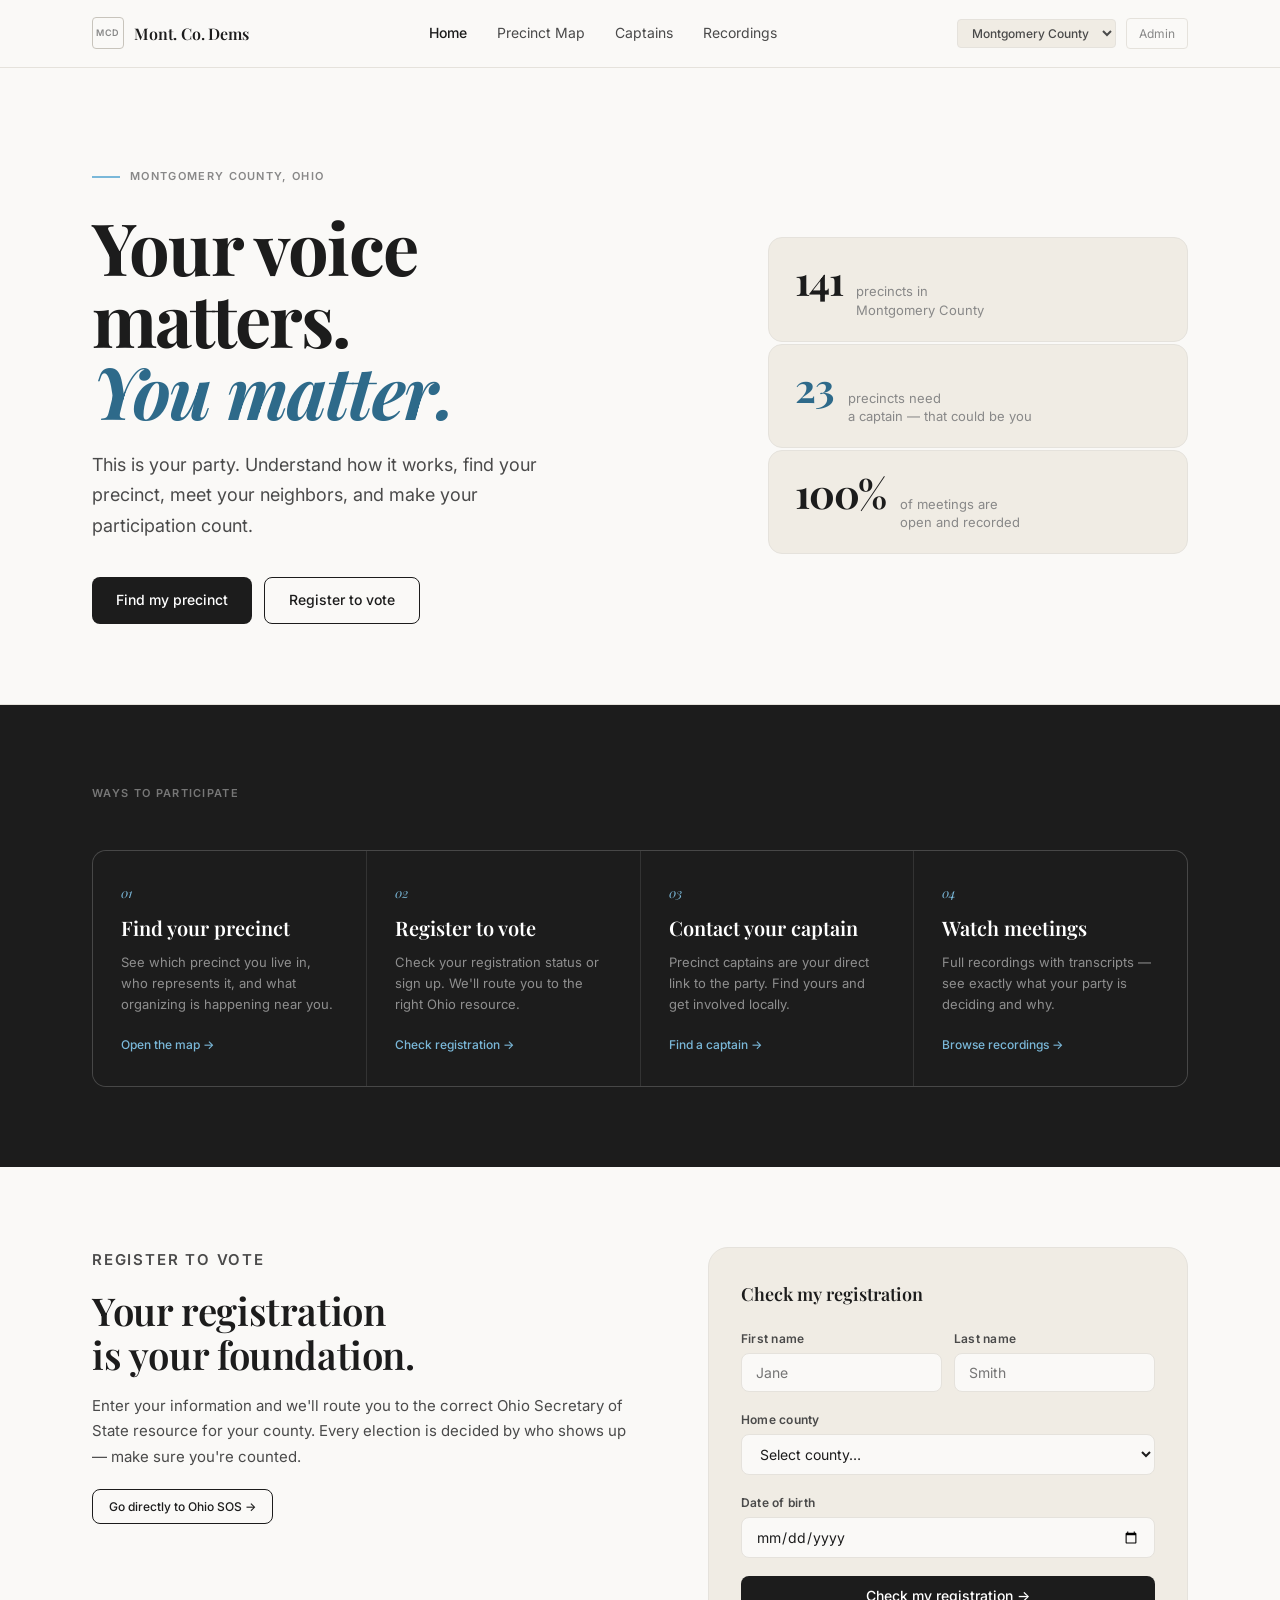
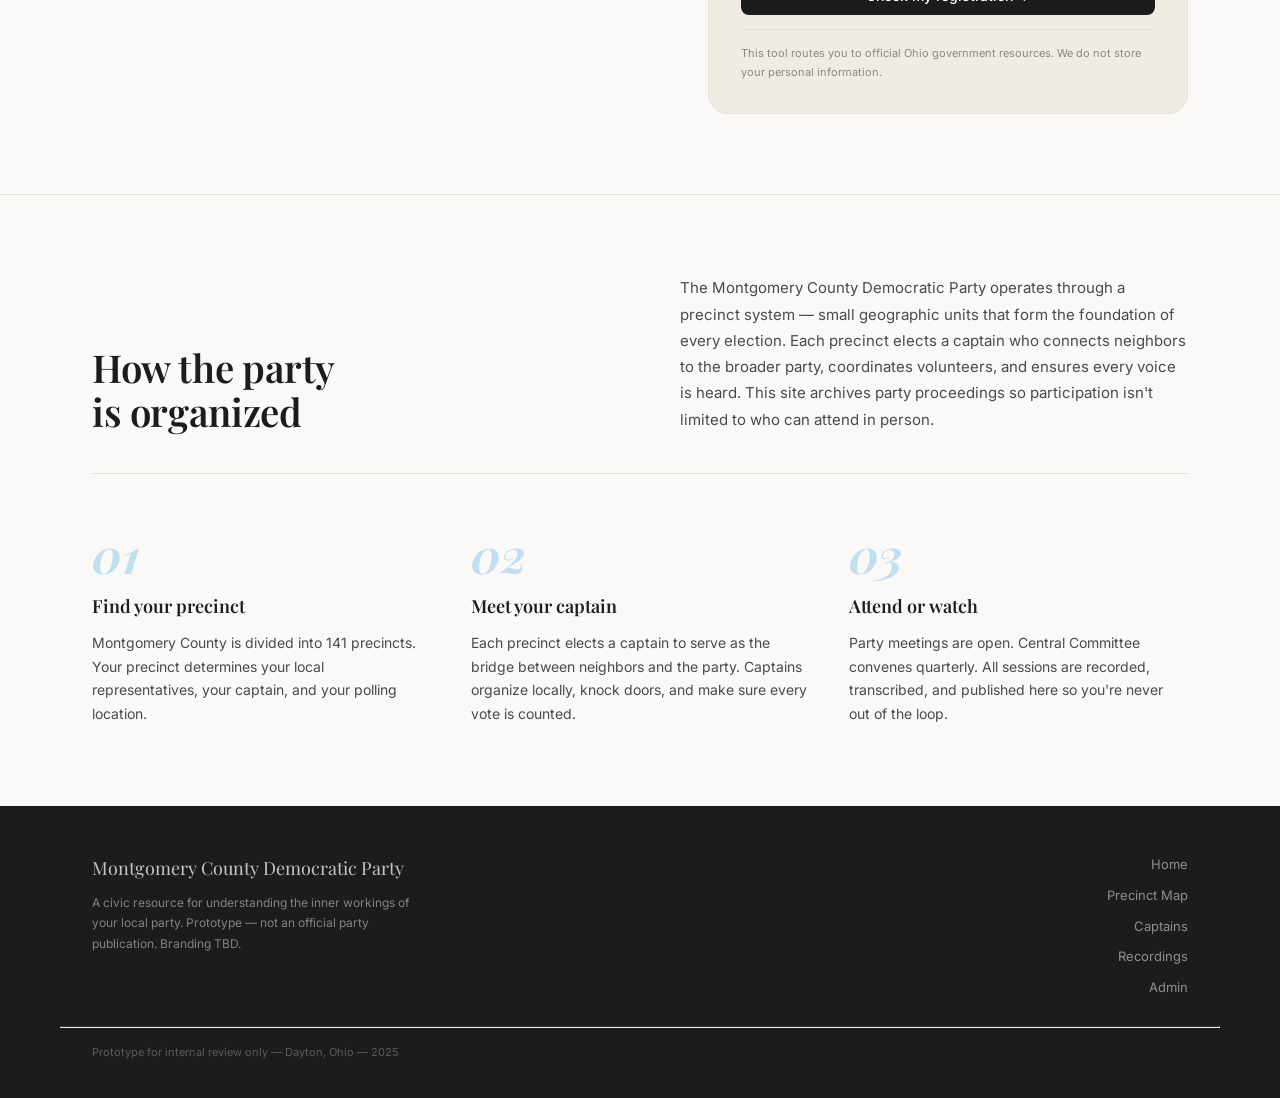
<file: index.html>
<!DOCTYPE html>
<html lang="en">
<head>
  <meta charset="UTF-8">
  <meta name="viewport" content="width=device-width, initial-scale=1.0">
  <title>Montgomery County Democratic Party</title>
  <link rel="stylesheet" href="style.css">
  <style>
    /* ── HOME ────────────────────────────────────────────── */

    /* Hero */
    .hero {
      padding: 100px 0 80px;
      border-bottom: 1px solid var(--border);
    }
    .hero-inner {
      max-width: var(--max-w);
      margin: 0 auto;
      padding: 0 32px;
      display: grid;
      grid-template-columns: 1fr 420px;
      gap: 80px;
      align-items: center;
    }
    .hero-eyebrow {
      display: flex;
      align-items: center;
      gap: 10px;
      margin-bottom: 24px;
    }
    .hero-eyebrow-line {
      width: 28px;
      height: 1.5px;
      background: var(--sky-mid);
    }
    .hero h1 {
      font-family: var(--font-display);
      font-size: clamp(44px, 6vw, 72px);
      font-weight: 700;
      line-height: 1.0;
      letter-spacing: -0.025em;
      color: var(--charcoal);
      margin-bottom: 24px;
    }
    .hero h1 em {
      font-style: italic;
      color: var(--sky-deep);
    }
    .hero-sub {
      font-size: 18px;
      line-height: 1.7;
      color: var(--slate);
      max-width: 480px;
      margin-bottom: 36px;
    }
    .hero-actions { display: flex; gap: 12px; flex-wrap: wrap; }

    /* Hero right: stat card stack */
    .hero-stats {
      display: flex;
      flex-direction: column;
      gap: 2px;
    }
    .hero-stat {
      background: var(--cream);
      border: 1px solid var(--border);
      border-radius: var(--radius-lg);
      padding: 22px 26px;
      display: flex;
      align-items: baseline;
      gap: 14px;
    }
    .hero-stat-num {
      font-family: var(--font-display);
      font-size: 40px;
      font-weight: 700;
      color: var(--charcoal);
      letter-spacing: -0.03em;
      line-height: 1;
    }
    .hero-stat-num.accent { color: var(--sky-deep); }
    .hero-stat-label { font-size: 13px; color: var(--slate-mid); line-height: 1.4; }

    /* Participation strip */
    .participate {
      background: var(--charcoal);
      padding: 80px 0;
    }
    .participate-eyebrow { color: rgba(255,255,255,0.4); margin-bottom: 48px; }
    .participate-grid {
      display: grid;
      grid-template-columns: repeat(4, 1fr);
      gap: 1px;
      background: rgba(255,255,255,0.1);
      border: 1px solid rgba(255,255,255,0.1);
      border-radius: var(--radius-lg);
      overflow: hidden;
    }
    .part-card {
      background: var(--charcoal);
      padding: 32px 28px;
      display: flex;
      flex-direction: column;
      gap: 12px;
      text-decoration: none;
      transition: background .15s;
      border: none;
      cursor: pointer;
      text-align: left;
      font-family: inherit;
    }
    .part-card:hover { background: #282828; }
    .part-num {
      font-family: var(--font-display);
      font-size: 13px;
      font-weight: 400;
      font-style: italic;
      color: var(--sky-mid);
    }
    .part-title {
      font-family: var(--font-display);
      font-size: 20px;
      font-weight: 600;
      color: #fff;
      line-height: 1.2;
    }
    .part-desc {
      font-size: 13px;
      color: rgba(255,255,255,0.5);
      line-height: 1.6;
      flex: 1;
    }
    .part-link {
      font-size: 12px;
      font-weight: 500;
      color: var(--sky-mid);
      margin-top: 8px;
      display: flex;
      align-items: center;
      gap: 6px;
    }

    /* Register section */
    .register-section {
      padding: 80px 0;
      border-bottom: 1px solid var(--border);
    }
    .register-inner {
      max-width: var(--max-w);
      margin: 0 auto;
      padding: 0 32px;
      display: grid;
      grid-template-columns: 1fr 480px;
      gap: 80px;
      align-items: start;
    }
    .register-left h2 {
      font-family: var(--font-display);
      font-size: clamp(28px, 3vw, 40px);
      font-weight: 600;
      line-height: 1.15;
      color: var(--charcoal);
      margin-bottom: 16px;
      letter-spacing: -0.01em;
    }
    .register-left p {
      font-size: 15px;
      color: var(--slate);
      line-height: 1.7;
      margin-bottom: 20px;
    }
    .register-card {
      background: var(--cream);
      border: 1px solid var(--border);
      border-radius: var(--radius-xl);
      padding: 32px;
    }
    .register-card-title {
      font-family: var(--font-display);
      font-size: 18px;
      font-weight: 600;
      color: var(--charcoal);
      margin-bottom: 20px;
    }
    .reg-row { display: grid; grid-template-columns: 1fr 1fr; gap: 12px; }
    .register-note {
      font-size: 11px;
      color: var(--slate-mid);
      line-height: 1.7;
      margin-top: 14px;
      padding-top: 14px;
      border-top: 1px solid var(--border);
    }

    /* About / how it works */
    .about-section { padding: 80px 0; }
    .about-inner {
      max-width: var(--max-w);
      margin: 0 auto;
      padding: 0 32px;
    }
    .about-header {
      display: grid;
      grid-template-columns: 1fr 1fr;
      gap: 80px;
      align-items: end;
      margin-bottom: 56px;
      padding-bottom: 40px;
      border-bottom: 1px solid var(--border);
    }
    .about-header h2 {
      font-family: var(--font-display);
      font-size: clamp(28px, 3vw, 40px);
      font-weight: 600;
      line-height: 1.15;
      letter-spacing: -0.01em;
    }
    .about-header p { font-size: 15px; color: var(--slate); line-height: 1.75; }
    .how-grid {
      display: grid;
      grid-template-columns: repeat(3, 1fr);
      gap: 40px;
    }
    .how-item {}
    .how-step {
      font-family: var(--font-display);
      font-size: 48px;
      font-weight: 700;
      font-style: italic;
      color: var(--sky);
      line-height: 1;
      margin-bottom: 14px;
    }
    .how-title {
      font-family: var(--font-display);
      font-size: 18px;
      font-weight: 600;
      color: var(--charcoal);
      margin-bottom: 10px;
    }
    .how-desc { font-size: 14px; color: var(--slate); line-height: 1.7; }

    /* Responsive */
    @media (max-width: 960px) {
      .hero-inner { grid-template-columns: 1fr; gap: 40px; }
      .hero-stats { flex-direction: row; }
      .participate-grid { grid-template-columns: 1fr 1fr; }
      .register-inner { grid-template-columns: 1fr; gap: 40px; }
      .about-header { grid-template-columns: 1fr; gap: 20px; }
      .how-grid { grid-template-columns: 1fr 1fr; }
      .reg-row { grid-template-columns: 1fr; }
    }
    @media (max-width: 600px) {
      .participate-grid { grid-template-columns: 1fr; }
      .how-grid { grid-template-columns: 1fr; }
      .hero-stats { flex-direction: column; }
    }
  </style>
</head>
<body>

<nav class="site-nav" id="site-nav"></nav>
<div class="nav-spacer"></div>

<!-- ── HERO ──────────────────────────────────────────── -->
<section class="hero">
  <div class="hero-inner">
    <div>
      <div class="hero-eyebrow">
        <div class="hero-eyebrow-line"></div>
        <span class="eyebrow">Montgomery County, Ohio</span>
      </div>
      <h1>Your voice<br>matters.<br><em>You matter.</em></h1>
      <p class="hero-sub">
        This is your party. Understand how it works, find your precinct,
        meet your neighbors, and make your participation count.
      </p>
      <div class="hero-actions">
        <a href="map.html" class="btn btn-dark">Find my precinct</a>
        <a href="#register" class="btn btn-outline">Register to vote</a>
      </div>
    </div>

    <div class="hero-stats">
      <div class="hero-stat">
        <div class="hero-stat-num">141</div>
        <div class="hero-stat-label">precincts in<br>Montgomery County</div>
      </div>
      <div class="hero-stat">
        <div class="hero-stat-num accent">23</div>
        <div class="hero-stat-label">precincts need<br>a captain — that could be you</div>
      </div>
      <div class="hero-stat">
        <div class="hero-stat-num">100%</div>
        <div class="hero-stat-label">of meetings are<br>open and recorded</div>
      </div>
    </div>
  </div>
</section>

<!-- ── PARTICIPATION ──────────────────────────────────── -->
<section class="participate">
  <div class="container">
    <p class="eyebrow participate-eyebrow">Ways to participate</p>
    <div class="participate-grid">
      <a class="part-card" href="map.html">
        <span class="part-num">01</span>
        <div class="part-title">Find your precinct</div>
        <p class="part-desc">See which precinct you live in, who represents it, and what organizing is happening near you.</p>
        <span class="part-link">Open the map &rarr;</span>
      </a>
      <a class="part-card" href="#register">
        <span class="part-num">02</span>
        <div class="part-title">Register to vote</div>
        <p class="part-desc">Check your registration status or sign up. We'll route you to the right Ohio resource.</p>
        <span class="part-link">Check registration &rarr;</span>
      </a>
      <a class="part-card" href="captains.html">
        <span class="part-num">03</span>
        <div class="part-title">Contact your captain</div>
        <p class="part-desc">Precinct captains are your direct link to the party. Find yours and get involved locally.</p>
        <span class="part-link">Find a captain &rarr;</span>
      </a>
      <a class="part-card" href="recordings.html">
        <span class="part-num">04</span>
        <div class="part-title">Watch meetings</div>
        <p class="part-desc">Full recordings with transcripts — see exactly what your party is deciding and why.</p>
        <span class="part-link">Browse recordings &rarr;</span>
      </a>
    </div>
  </div>
</section>

<!-- ── REGISTER ───────────────────────────────────────── -->
<section class="register-section" id="register">
  <div class="register-inner">
    <div class="register-left">
      <p class="eyebrow" style="margin-bottom:16px">Register to vote</p>
      <h2>Your registration<br>is your foundation.</h2>
      <p>
        Enter your information and we'll route you to the correct Ohio
        Secretary of State resource for your county. Every election
        is decided by who shows up — make sure you're counted.
      </p>
      <a href="https://myvoter.ohiosos.gov/lookup/voter/" target="_blank" class="btn btn-outline btn-sm">
        Go directly to Ohio SOS &rarr;
      </a>
    </div>
    <div class="register-card">
      <div class="register-card-title">Check my registration</div>
      <div class="reg-row">
        <div class="field">
          <label>First name</label>
          <input type="text" placeholder="Jane">
        </div>
        <div class="field">
          <label>Last name</label>
          <input type="text" placeholder="Smith">
        </div>
      </div>
      <div class="field">
        <label>Home county</label>
        <select id="reg-county" onchange="routeReg(this)">
          <option value="">Select county&hellip;</option>
          <option value="montgomery">Montgomery</option>
          <option value="franklin">Franklin</option>
          <option value="hamilton">Hamilton</option>
          <option value="summit">Summit</option>
          <option value="lucas">Lucas</option>
          <option value="cuyahoga">Cuyahoga</option>
        </select>
      </div>
      <div class="field">
        <label>Date of birth</label>
        <input type="date">
      </div>
      <button class="btn btn-dark" style="width:100%;justify-content:center" onclick="routeReg(document.getElementById('reg-county'))">
        Check my registration &rarr;
      </button>
      <p class="register-note">
        This tool routes you to official Ohio government resources. We do not store your personal information.
        <!-- TODO: Implement county-specific MyVote.Ohio.gov deep links -->
      </p>
    </div>
  </div>
</section>

<!-- ── HOW IT WORKS ───────────────────────────────────── -->
<section class="about-section">
  <div class="about-inner">
    <div class="about-header">
      <h2>How the party<br>is organized</h2>
      <p>
        The Montgomery County Democratic Party operates through a precinct system —
        small geographic units that form the foundation of every election. Each precinct
        elects a captain who connects neighbors to the broader party, coordinates
        volunteers, and ensures every voice is heard. This site archives party
        proceedings so participation isn't limited to who can attend in person.
      </p>
    </div>
    <div class="how-grid">
      <div class="how-item">
        <div class="how-step">01</div>
        <div class="how-title">Find your precinct</div>
        <p class="how-desc">Montgomery County is divided into 141 precincts. Your precinct determines your local representatives, your captain, and your polling location.</p>
      </div>
      <div class="how-item">
        <div class="how-step">02</div>
        <div class="how-title">Meet your captain</div>
        <p class="how-desc">Each precinct elects a captain to serve as the bridge between neighbors and the party. Captains organize locally, knock doors, and make sure every vote is counted.</p>
      </div>
      <div class="how-item">
        <div class="how-step">03</div>
        <div class="how-title">Attend or watch</div>
        <p class="how-desc">Party meetings are open. Central Committee convenes quarterly. All sessions are recorded, transcribed, and published here so you're never out of the loop.</p>
      </div>
    </div>
  </div>
</section>

<footer class="site-footer" id="site-footer"></footer>

<script src="shared.js"></script>
<script>
  renderNav('home');
  renderFooter();
  injectCountyModal();

  function routeReg(sel) {
    if (!sel.value) return;
    window.open('https://myvoter.ohiosos.gov/lookup/voter/', '_blank');
    /* TODO: county-specific deep links via Ohio SOS API */
  }
</script>
</body>
</html>
</file>
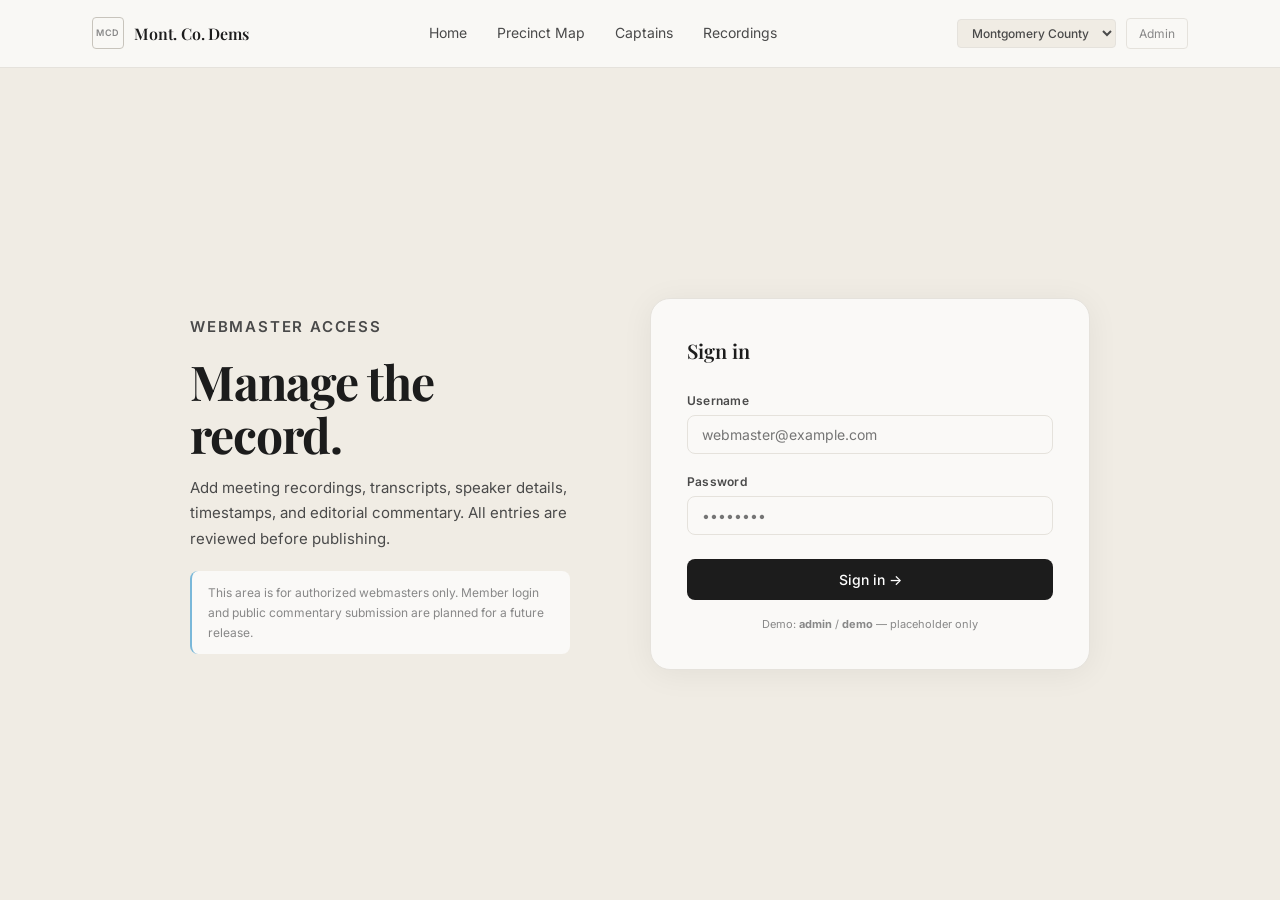
<file: admin-login.html>
<!DOCTYPE html>
<html lang="en">
<head>
  <meta charset="UTF-8">
  <meta name="viewport" content="width=device-width, initial-scale=1.0">
  <title>Admin — MCDEM</title>
  <link rel="stylesheet" href="style.css">
  <style>
    body { min-height: 100vh; display: flex; flex-direction: column; background: var(--cream); }

    .login-page {
      flex: 1;
      display: flex;
      align-items: center;
      justify-content: center;
      padding: 40px 24px;
    }
    .login-wrap {
      display: grid;
      grid-template-columns: 1fr 440px;
      gap: 80px;
      align-items: center;
      max-width: 900px;
      width: 100%;
    }
    .login-left h1 {
      font-family: var(--font-display);
      font-size: clamp(32px, 4vw, 48px);
      font-weight: 700;
      color: var(--charcoal);
      letter-spacing: -0.02em;
      line-height: 1.1;
      margin-bottom: 14px;
    }
    .login-left p { font-size: 15px; color: var(--slate); line-height: 1.7; margin-bottom: 20px; }
    .login-left .notice {
      font-size: 12px;
      color: var(--slate-mid);
      padding: 12px 16px;
      background: var(--warm-white);
      border-radius: var(--radius-md);
      border-left: 2px solid var(--sky-mid);
      line-height: 1.65;
    }
    .login-card {
      background: var(--warm-white);
      border: 1px solid var(--border);
      border-radius: var(--radius-xl);
      padding: 36px 36px;
      box-shadow: 0 4px 32px rgba(0,0,0,0.06);
    }
    .login-card-title {
      font-family: var(--font-display);
      font-size: 20px;
      font-weight: 600;
      color: var(--charcoal);
      margin-bottom: 24px;
    }
    .login-err {
      display: none;
      font-size: 13px;
      color: #b83232;
      background: #fdecea;
      border: 1px solid #f5c0c0;
      border-radius: var(--radius-sm);
      padding: 10px 14px;
      margin-bottom: 16px;
    }
    .login-err.show { display: block; }
    .login-card .btn { width: 100%; justify-content: center; padding: 12px; margin-top: 6px; }
    .demo-hint {
      text-align: center;
      font-size: 11px;
      color: var(--slate-mid);
      margin-top: 16px;
    }

    @media (max-width: 700px) {
      .login-wrap { grid-template-columns: 1fr; gap: 32px; }
      .login-left { display: none; }
    }
  </style>
</head>
<body>

<nav class="site-nav" id="site-nav"></nav>
<div class="nav-spacer"></div>

<div class="login-page">
  <div class="login-wrap">

    <div class="login-left">
      <p class="eyebrow" style="margin-bottom:16px">Webmaster Access</p>
      <h1>Manage the<br>record.</h1>
      <p>Add meeting recordings, transcripts, speaker details, timestamps, and editorial commentary. All entries are reviewed before publishing.</p>
      <div class="notice">
        This area is for authorized webmasters only. Member login and public commentary submission are planned for a future release.
      </div>
    </div>

    <div class="login-card">
      <div class="login-card-title">Sign in</div>
      <div class="login-err" id="login-err">Incorrect username or password.</div>
      <form onsubmit="handleLogin(event)">
        <div class="field">
          <label>Username</label>
          <input type="text" id="uname" autocomplete="username" placeholder="webmaster@example.com">
        </div>
        <div class="field">
          <label>Password</label>
          <input type="password" id="pw" autocomplete="current-password" placeholder="&bull;&bull;&bull;&bull;&bull;&bull;&bull;&bull;">
        </div>
        <button type="submit" class="btn btn-dark">Sign in &rarr;</button>
      </form>
      <p class="demo-hint">Demo: <strong>admin</strong> / <strong>demo</strong> — placeholder only</p>
      <!-- TODO: Replace with real auth (Netlify Identity, Firebase Auth, or custom JWT) -->
    </div>

  </div>
</div>

<script src="shared.js"></script>
<script>
  renderNav(null);
  injectCountyModal();

  function handleLogin(e) {
    e.preventDefault();
    const u = document.getElementById('uname').value;
    const p = document.getElementById('pw').value;
    if (u === 'admin' && p === 'demo') {
      window.location.href = 'admin-video.html';
    } else {
      document.getElementById('login-err').classList.add('show');
    }
  }
</script>
</body>
</html>
</file>
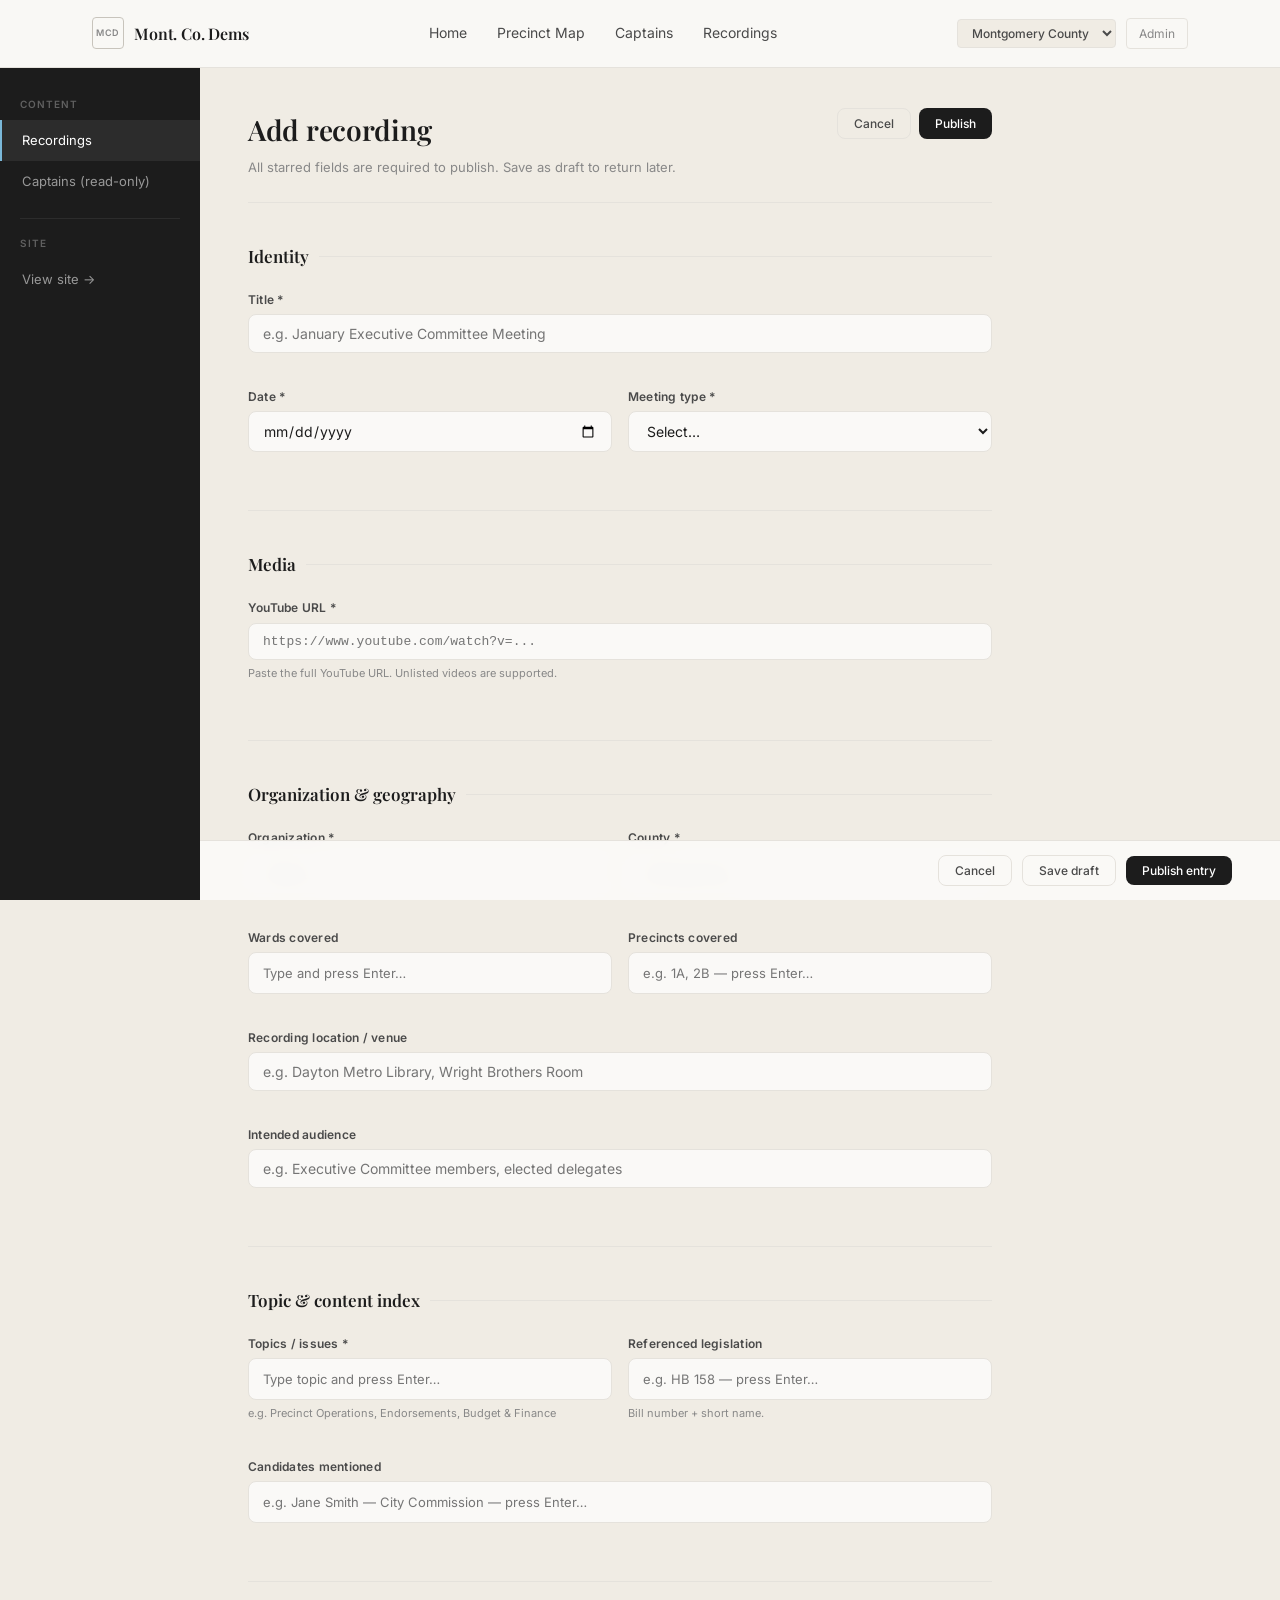
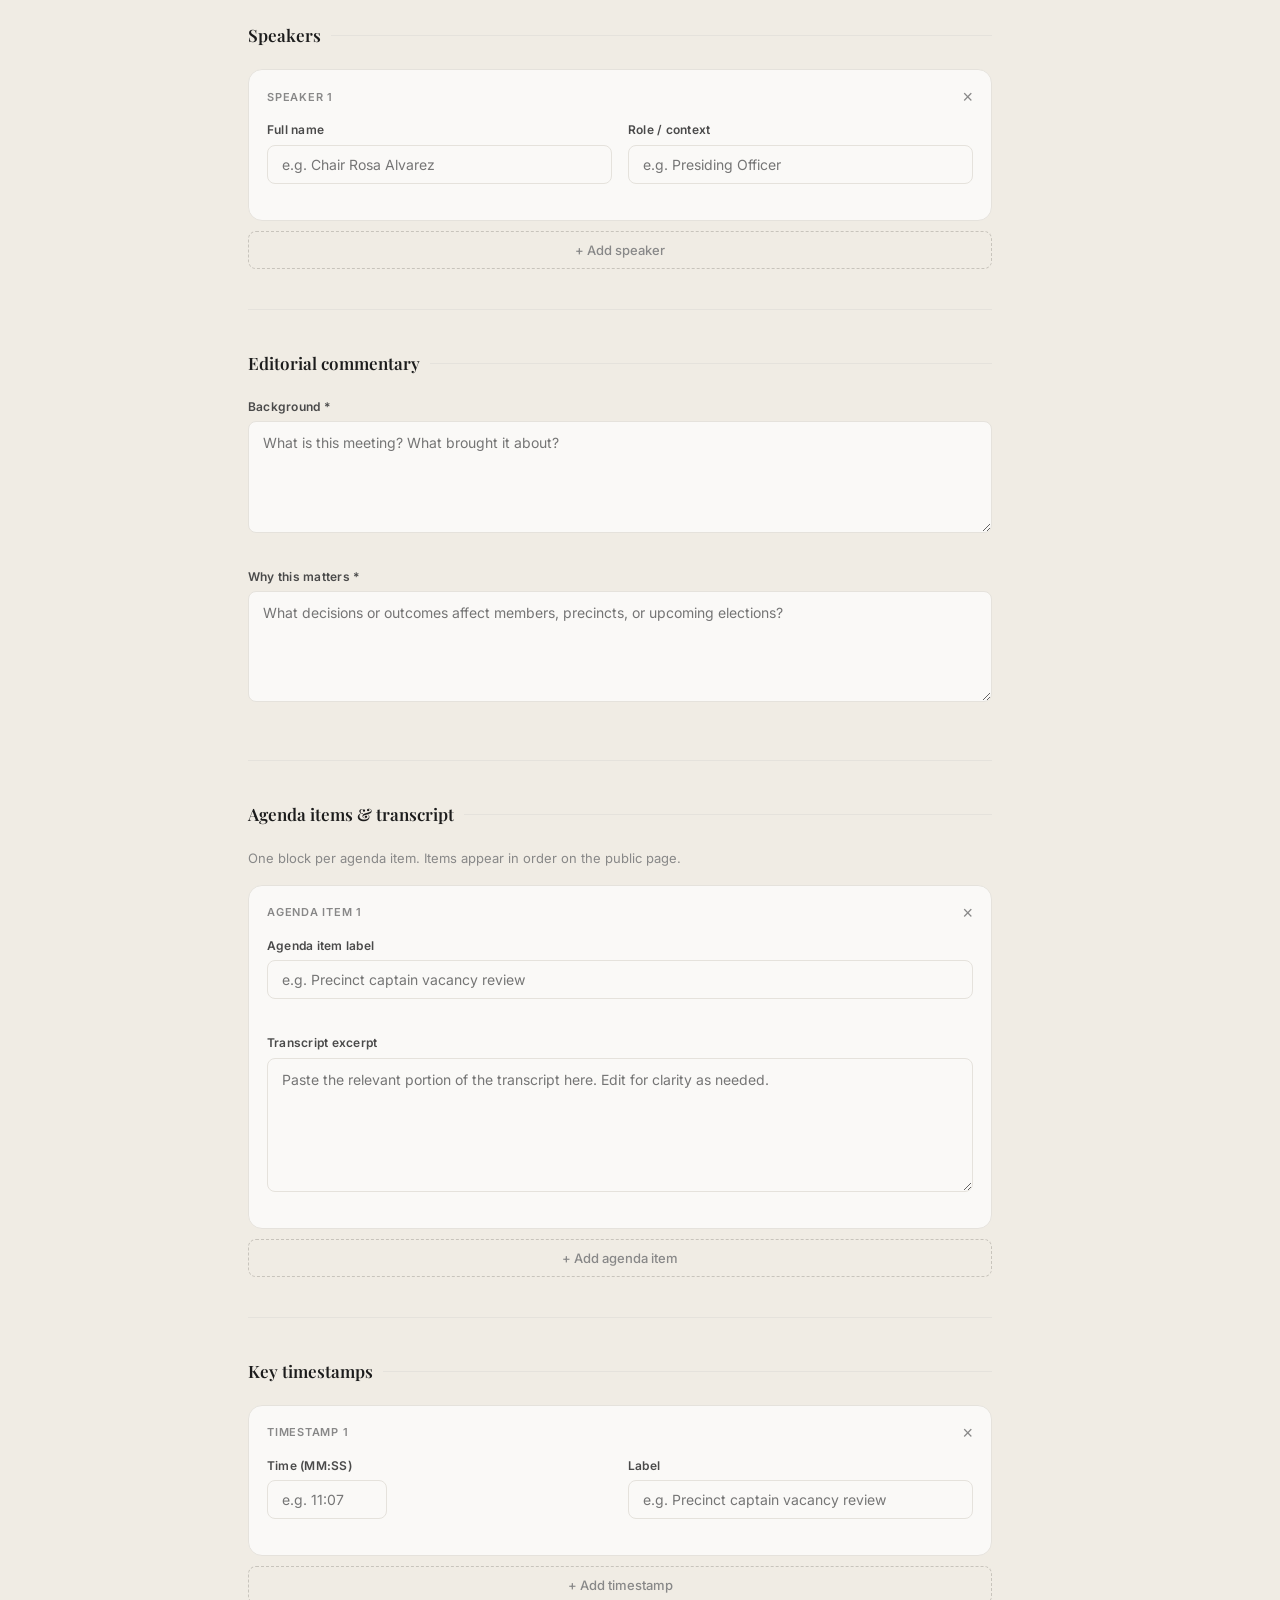
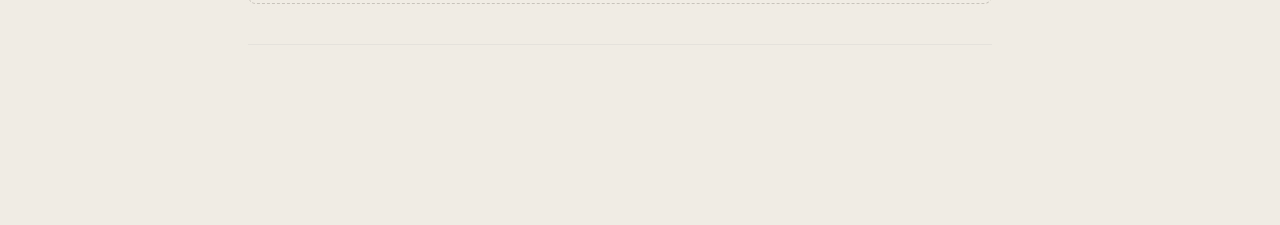
<file: admin-video.html>
<!DOCTYPE html>
<html lang="en">
<head>
  <meta charset="UTF-8">
  <meta name="viewport" content="width=device-width, initial-scale=1.0">
  <title>Add Recording — Admin</title>
  <link rel="stylesheet" href="style.css">
  <style>
    /* ── ADMIN FORM v2 ───────────────────────────────────── */
    body { background: var(--cream); }

    .admin-layout {
      display: grid;
      grid-template-columns: 200px 1fr;
      min-height: calc(100vh - var(--nav-h));
    }

    /* Sidebar */
    .admin-side {
      background: var(--charcoal);
      padding: 28px 0;
      position: sticky;
      top: var(--nav-h);
      height: calc(100vh - var(--nav-h));
      overflow-y: auto;
    }
    .admin-side-label {
      font-size: 10px;
      font-weight: 600;
      letter-spacing: .1em;
      text-transform: uppercase;
      color: rgba(255,255,255,0.3);
      padding: 0 20px 8px;
    }
    .admin-side-link {
      display: block;
      padding: 10px 20px;
      font-size: 13px;
      color: rgba(255,255,255,0.55);
      transition: color .1s, background .1s;
      border-left: 2px solid transparent;
    }
    .admin-side-link:hover { color: rgba(255,255,255,0.9); background: rgba(255,255,255,0.05); }
    .admin-side-link.on    { color: #fff; border-color: var(--sky-mid); background: rgba(255,255,255,0.07); }
    .admin-side-divider { height: 1px; background: rgba(255,255,255,0.07); margin: 16px 20px; }

    /* Main content */
    .admin-main {
      padding: 40px 48px 80px;
      max-width: 840px;
    }
    .form-head {
      display: flex;
      align-items: flex-start;
      justify-content: space-between;
      gap: 20px;
      margin-bottom: 40px;
      padding-bottom: 24px;
      border-bottom: 1px solid var(--border);
    }
    .form-head h1 {
      font-family: var(--font-display);
      font-size: 28px;
      font-weight: 600;
      color: var(--charcoal);
      letter-spacing: -0.01em;
    }
    .form-head p { font-size: 13px; color: var(--slate-mid); margin-top: 4px; }
    .form-head-actions { display: flex; gap: 8px; flex-shrink: 0; }

    /* Sections */
    .form-sec {
      margin-bottom: 40px;
      padding-bottom: 40px;
      border-bottom: 1px solid var(--border);
    }
    .form-sec:last-of-type { border: none; }
    .form-sec-title {
      font-family: var(--font-display);
      font-size: 17px;
      font-weight: 600;
      color: var(--charcoal);
      margin-bottom: 20px;
      display: flex;
      align-items: center;
      gap: 10px;
    }
    .form-sec-title::after { content:''; flex:1; height:1px; background:var(--border); }

    /* Grid */
    .fg { display: grid; gap: 16px; }
    .fg-2 { grid-template-columns: 1fr 1fr; }
    .fg-3 { grid-template-columns: 1fr 1fr 1fr; }
    .span-2 { grid-column: 1 / -1; }

    /* Tag input */
    .tag-wrap {
      border: 1px solid var(--border);
      border-radius: var(--radius-md);
      padding: 7px 10px;
      display: flex;
      flex-wrap: wrap;
      gap: 5px;
      background: var(--warm-white);
      min-height: 42px;
      cursor: text;
      transition: border-color .15s;
    }
    .tag-wrap:focus-within { border-color: var(--sky-mid); }
    .tag-chip {
      display: inline-flex;
      align-items: center;
      gap: 5px;
      font-size: 11px;
      font-weight: 500;
      background: var(--sky);
      color: var(--sky-dark);
      border-radius: 20px;
      padding: 3px 10px;
    }
    .tag-chip button { background:none; border:none; cursor:pointer; color:var(--sky-dark); font-size:14px; padding:0; line-height:1; }
    .tag-wrap input {
      border:none; outline:none; padding:3px 4px;
      font-family:var(--font-sans); font-size:13px;
      color:var(--charcoal); background:transparent;
      flex:1; min-width:100px; border-radius:0;
    }

    /* Repeatable */
    .rep-list { display:flex; flex-direction:column; gap:12px; }
    .rep-item {
      background: var(--warm-white);
      border: 1px solid var(--border);
      border-radius: var(--radius-lg);
      padding: 18px;
      position: relative;
    }
    .rep-hdr { display:flex; align-items:center; justify-content:space-between; margin-bottom:14px; }
    .rep-hdr-label { font-size:11px; font-weight:600; letter-spacing:.07em; text-transform:uppercase; color:var(--slate-mid); }
    .rep-rm { background:none; border:none; cursor:pointer; font-size:18px; color:var(--slate-mid); line-height:1; }
    .rep-rm:hover { color:#b83232; }
    .add-btn {
      width:100%;
      padding:10px;
      background:transparent;
      border:1px dashed var(--border-dark);
      border-radius:var(--radius-md);
      font-family:var(--font-sans);
      font-size:13px;
      font-weight:500;
      color:var(--slate-mid);
      cursor:pointer;
      text-align:center;
      transition:border-color .15s, color .15s, background .15s;
      margin-top:10px;
    }
    .add-btn:hover { border-color:var(--charcoal); color:var(--charcoal); background:var(--cream); }

    /* YT preview */
    .yt-prev { margin-top:10px; aspect-ratio:16/9; background:#111; border-radius:var(--radius-md); overflow:hidden; display:none; }
    .yt-prev.on { display:block; }
    .yt-prev iframe { width:100%; height:100%; border:none; display:block; }

    /* Sticky action bar */
    .action-bar {
      position:fixed; bottom:0; left:200px; right:0;
      background:rgba(250,249,247,0.96);
      backdrop-filter:blur(10px);
      border-top:1px solid var(--border);
      padding:14px 48px;
      display:flex; gap:10px; align-items:center; justify-content:flex-end;
      z-index:50;
    }
    .save-status { font-size:12px; color:var(--slate-mid); margin-right:auto; }

    @media (max-width:768px) {
      .admin-layout { grid-template-columns:1fr; }
      .admin-side { display:none; }
      .admin-main { padding:24px 20px 80px; }
      .fg-2,.fg-3 { grid-template-columns:1fr; }
      .action-bar { left:0; padding:12px 20px; }
    }
  </style>
</head>
<body>

<nav class="site-nav" id="site-nav"></nav>
<div class="nav-spacer"></div>

<div class="admin-layout">

  <!-- Sidebar -->
  <aside class="admin-side">
    <div class="admin-side-label">Content</div>
    <a class="admin-side-link on" href="admin-video.html">Recordings</a>
    <a class="admin-side-link" href="captains.html">Captains (read-only)</a>
    <div class="admin-side-divider"></div>
    <div class="admin-side-label">Site</div>
    <a class="admin-side-link" href="index.html">View site &rarr;</a>
  </aside>

  <!-- Form -->
  <div class="admin-main">

    <div class="form-head">
      <div>
        <h1>Add recording</h1>
        <p>All starred fields are required to publish. Save as draft to return later.</p>
      </div>
      <div class="form-head-actions">
        <button class="btn btn-ghost btn-sm" onclick="history.back()">Cancel</button>
        <button class="btn btn-dark btn-sm" onclick="saveEntry('publish')">Publish</button>
      </div>
    </div>

    <!-- Identity -->
    <div class="form-sec">
      <div class="form-sec-title">Identity</div>
      <div class="fg fg-2">
        <div class="field span-2">
          <label>Title *</label>
          <input type="text" id="f-title" placeholder="e.g. January Executive Committee Meeting">
        </div>
        <div class="field">
          <label>Date *</label>
          <input type="date" id="f-date">
        </div>
        <div class="field">
          <label>Meeting type *</label>
          <select id="f-type">
            <option value="">Select&hellip;</option>
            <option>Executive Committee</option>
            <option>Central Committee</option>
            <option>Club Meeting</option>
            <option>Candidate Forum</option>
            <option>Special Session</option>
            <option>Other</option>
          </select>
        </div>
      </div>
    </div>

    <!-- Media -->
    <div class="form-sec">
      <div class="form-sec-title">Media</div>
      <div class="field">
        <label>YouTube URL *</label>
        <input type="url" id="f-yt" placeholder="https://www.youtube.com/watch?v=..." oninput="previewYT(this.value)" style="font-family:monospace;font-size:13px">
        <span class="field-hint">Paste the full YouTube URL. Unlisted videos are supported.</span>
      </div>
      <div class="yt-prev" id="yt-prev"><iframe id="yt-iframe" allowfullscreen></iframe></div>
    </div>

    <!-- Organization & geography -->
    <div class="form-sec">
      <div class="form-sec-title">Organization &amp; geography</div>
      <div class="fg fg-2">
        <div class="field">
          <label>Organization *</label>
          <select id="f-org">
            <option value="">Select&hellip;</option>
            <option>Mont. Co. Democratic Party</option>
            <option>Young Democrats</option>
            <option>Progressive Action Club</option>
            <option>Dayton NAACP Political Action</option>
            <option>Other</option>
          </select>
        </div>
        <div class="field">
          <label>County *</label>
          <select id="f-county">
            <option>Montgomery</option><option>Franklin</option><option>Hamilton</option><option>Summit</option><option>Lucas</option><option>Cuyahoga</option>
          </select>
        </div>
        <div class="field">
          <label>Wards covered</label>
          <div class="tag-wrap" id="wards-wrap"><input type="text" placeholder="Type and press Enter&hellip;" onkeydown="addTag(event,'wards-wrap','wards-data')"></div>
          <input type="hidden" id="wards-data" value="[]">
        </div>
        <div class="field">
          <label>Precincts covered</label>
          <div class="tag-wrap" id="prec-wrap"><input type="text" placeholder="e.g. 1A, 2B — press Enter&hellip;" onkeydown="addTag(event,'prec-wrap','prec-data')"></div>
          <input type="hidden" id="prec-data" value="[]">
        </div>
        <div class="field span-2">
          <label>Recording location / venue</label>
          <input type="text" id="f-venue" placeholder="e.g. Dayton Metro Library, Wright Brothers Room">
        </div>
        <div class="field span-2">
          <label>Intended audience</label>
          <input type="text" id="f-audience" placeholder="e.g. Executive Committee members, elected delegates">
        </div>
      </div>
    </div>

    <!-- Topic index -->
    <div class="form-sec">
      <div class="form-sec-title">Topic &amp; content index</div>
      <div class="fg fg-2">
        <div class="field">
          <label>Topics / issues *</label>
          <div class="tag-wrap" id="topics-wrap"><input type="text" placeholder="Type topic and press Enter&hellip;" onkeydown="addTag(event,'topics-wrap','topics-data')"></div>
          <input type="hidden" id="topics-data" value="[]">
          <span class="field-hint">e.g. Precinct Operations, Endorsements, Budget &amp; Finance</span>
        </div>
        <div class="field">
          <label>Referenced legislation</label>
          <div class="tag-wrap" id="legis-wrap"><input type="text" placeholder="e.g. HB 158 — press Enter&hellip;" onkeydown="addTag(event,'legis-wrap','legis-data')"></div>
          <input type="hidden" id="legis-data" value="[]">
          <span class="field-hint">Bill number + short name.</span>
        </div>
        <div class="field span-2">
          <label>Candidates mentioned</label>
          <div class="tag-wrap" id="cand-wrap"><input type="text" placeholder="e.g. Jane Smith — City Commission — press Enter&hellip;" onkeydown="addTag(event,'cand-wrap','cand-data')"></div>
          <input type="hidden" id="cand-data" value="[]">
        </div>
      </div>
    </div>

    <!-- Speakers -->
    <div class="form-sec">
      <div class="form-sec-title">Speakers</div>
      <div class="rep-list" id="spk-list"></div>
      <button class="add-btn" onclick="addSpeaker()">+ Add speaker</button>
    </div>

    <!-- Editorial -->
    <div class="form-sec">
      <div class="form-sec-title">Editorial commentary</div>
      <div class="fg">
        <div class="field">
          <label>Background *</label>
          <textarea id="f-bg" rows="4" placeholder="What is this meeting? What brought it about?"></textarea>
        </div>
        <div class="field">
          <label>Why this matters *</label>
          <textarea id="f-why" rows="4" placeholder="What decisions or outcomes affect members, precincts, or upcoming elections?"></textarea>
        </div>
      </div>
    </div>

    <!-- Agenda + transcript -->
    <div class="form-sec">
      <div class="form-sec-title">Agenda items &amp; transcript</div>
      <p style="font-size:13px;color:var(--slate-mid);margin-bottom:16px">One block per agenda item. Items appear in order on the public page.</p>
      <div class="rep-list" id="agenda-list"></div>
      <button class="add-btn" onclick="addAgenda()">+ Add agenda item</button>
    </div>

    <!-- Timestamps -->
    <div class="form-sec">
      <div class="form-sec-title">Key timestamps</div>
      <div class="rep-list" id="ts-list"></div>
      <button class="add-btn" onclick="addTS()">+ Add timestamp</button>
    </div>

    <div style="height:60px"></div>
  </div><!-- /admin-main -->

</div><!-- /admin-layout -->

<div class="action-bar">
  <span class="save-status" id="save-status"></span>
  <button class="btn btn-ghost btn-sm" onclick="history.back()">Cancel</button>
  <button class="btn btn-ghost btn-sm" onclick="saveEntry('draft')">Save draft</button>
  <button class="btn btn-dark btn-sm" onclick="saveEntry('publish')">Publish entry</button>
</div>

<script src="shared.js"></script>
<script>
  renderNav(null);
  injectCountyModal();

  /* YT preview */
  function extractYTId(url) { const m=url.match(/(?:v=|youtu\.be\/|embed\/)([a-zA-Z0-9_-]{11})/); return m?m[1]:null; }
  function previewYT(url) {
    const id=extractYTId(url);
    const el=document.getElementById('yt-prev');
    if(id){ document.getElementById('yt-iframe').src='https://www.youtube.com/embed/'+id; el.classList.add('on'); }
    else el.classList.remove('on');
  }

  /* Tag input */
  function addTag(e,wId,dId) {
    if(e.key!=='Enter'&&e.key!==',') return;
    e.preventDefault();
    const inp=e.target, val=inp.value.trim().replace(/,$/,'');
    if(!val) return;
    const wrap=document.getElementById(wId), hid=document.getElementById(dId);
    const cur=JSON.parse(hid.value);
    if(cur.includes(val)){inp.value='';return;}
    cur.push(val); hid.value=JSON.stringify(cur);
    const chip=document.createElement('span'); chip.className='tag-chip';
    chip.innerHTML=val+'<button type="button" onclick="removeTag(this,\''+wId+'\',\''+dId+'\',\''+val+'\')">&#215;</button>';
    wrap.insertBefore(chip,inp); inp.value='';
  }
  function removeTag(btn,wId,dId,val) {
    btn.parentElement.remove();
    const hid=document.getElementById(dId);
    hid.value=JSON.stringify(JSON.parse(hid.value).filter(v=>v!==val));
  }

  /* Repeatable speakers */
  let spkN=0;
  function addSpeaker() {
    spkN++;
    const id='spk-'+spkN, el=document.createElement('div');
    el.className='rep-item'; el.id=id;
    el.innerHTML=`<div class="rep-hdr"><span class="rep-hdr-label">Speaker ${spkN}</span><button class="rep-rm" onclick="document.getElementById('${id}').remove()">&#215;</button></div><div class="fg fg-2"><div class="field"><label>Full name</label><input type="text" placeholder="e.g. Chair Rosa Alvarez"></div><div class="field"><label>Role / context</label><input type="text" placeholder="e.g. Presiding Officer"></div></div>`;
    document.getElementById('spk-list').appendChild(el);
  }

  /* Repeatable agenda */
  let agN=0;
  function addAgenda() {
    agN++;
    const id='ag-'+agN, el=document.createElement('div');
    el.className='rep-item'; el.id=id;
    el.innerHTML=`<div class="rep-hdr"><span class="rep-hdr-label">Agenda item ${agN}</span><button class="rep-rm" onclick="document.getElementById('${id}').remove()">&#215;</button></div><div class="fg"><div class="field"><label>Agenda item label</label><input type="text" placeholder="e.g. Precinct captain vacancy review"></div><div class="field"><label>Transcript excerpt</label><textarea rows="5" placeholder="Paste the relevant portion of the transcript here. Edit for clarity as needed."></textarea></div></div>`;
    document.getElementById('agenda-list').appendChild(el);
  }

  /* Repeatable timestamps */
  let tsN=0;
  function addTS() {
    tsN++;
    const id='ts-'+tsN, el=document.createElement('div');
    el.className='rep-item'; el.id=id;
    el.innerHTML=`<div class="rep-hdr"><span class="rep-hdr-label">Timestamp ${tsN}</span><button class="rep-rm" onclick="document.getElementById('${id}').remove()">&#215;</button></div><div class="fg fg-2"><div class="field"><label>Time (MM:SS)</label><input type="text" placeholder="e.g. 11:07" style="max-width:120px"></div><div class="field"><label>Label</label><input type="text" placeholder="e.g. Precinct captain vacancy review"></div></div>`;
    document.getElementById('ts-list').appendChild(el);
  }

  /* Save */
  function saveEntry(status) {
    /* TODO: Replace with real API / CMS write */
    console.log('Save:', status, {
      title: document.getElementById('f-title').value,
      date:  document.getElementById('f-date').value,
      type:  document.getElementById('f-type').value,
      ytUrl: document.getElementById('f-yt').value,
      org:   document.getElementById('f-org').value,
      topics: JSON.parse(document.getElementById('topics-data').value),
    });
    const s=document.getElementById('save-status');
    s.textContent = status==='draft' ? 'Saved as draft.' : 'Entry published.';
    setTimeout(()=>{ s.textContent=''; }, 3000);
  }

  /* Init */
  addSpeaker(); addAgenda(); addTS();
</script>
</body>
</html>
</file>
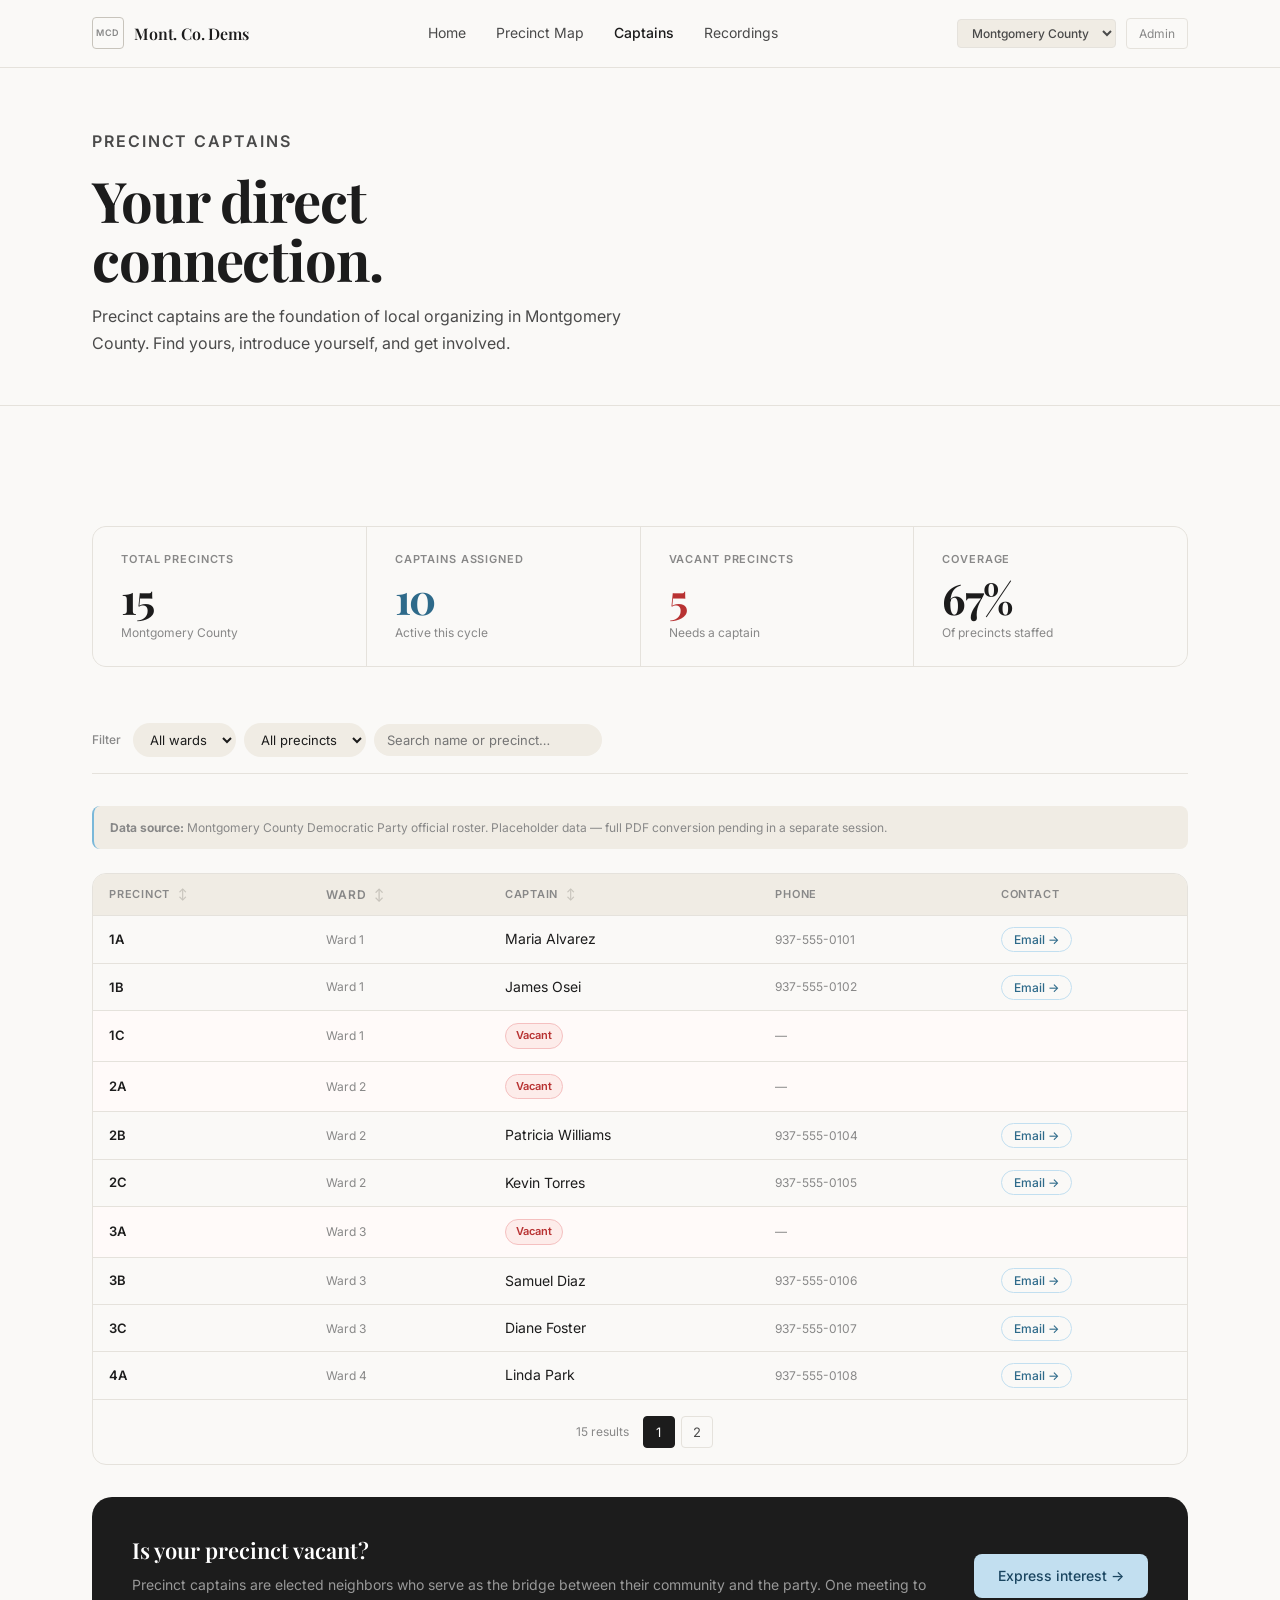
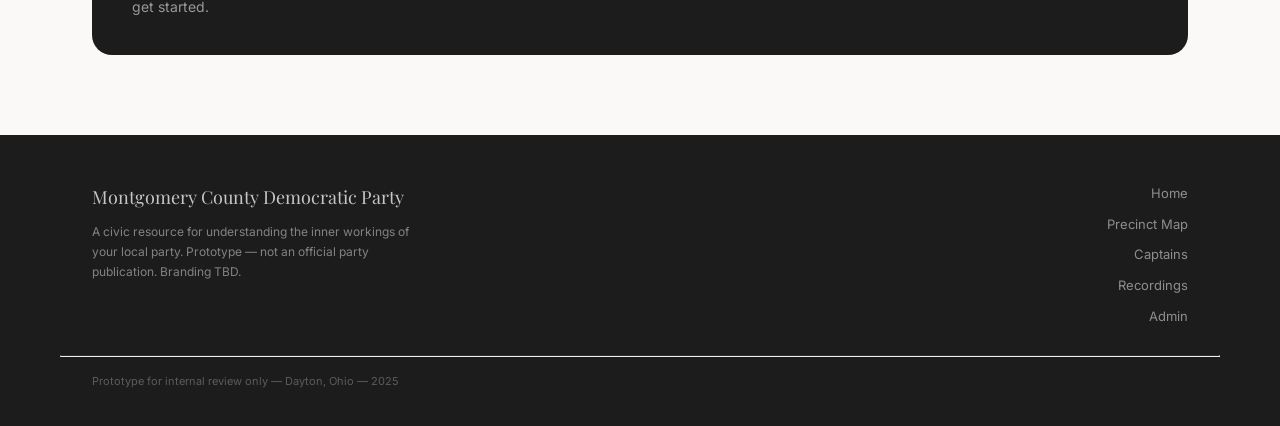
<file: captains.html>
<!DOCTYPE html>
<html lang="en">
<head>
  <meta charset="UTF-8">
  <meta name="viewport" content="width=device-width, initial-scale=1.0">
  <title>Precinct Captains — MCDEM</title>
  <link rel="stylesheet" href="style.css">
  <style>
    /* ── CAPTAINS ────────────────────────────────────────── */
    .page-hero {
      padding: 60px 0 48px;
      border-bottom: 1px solid var(--border);
    }
    .page-hero h1 {
      font-family: var(--font-display);
      font-size: clamp(36px, 5vw, 56px);
      font-weight: 700;
      letter-spacing: -0.02em;
      line-height: 1.05;
      color: var(--charcoal);
      margin-bottom: 14px;
    }
    .page-hero p { font-size: 16px; color: var(--slate); max-width: 540px; line-height: 1.7; }

    /* Stats row */
    .stats-row {
      display: grid;
      grid-template-columns: repeat(4, 1fr);
      gap: 1px;
      background: var(--border);
      border: 1px solid var(--border);
      border-radius: var(--radius-lg);
      overflow: hidden;
      margin: 40px 0;
    }
    .stat-cell {
      background: var(--warm-white);
      padding: 24px 28px;
    }
    .stat-label { font-size: 11px; font-weight: 600; letter-spacing: .08em; text-transform: uppercase; color: var(--slate-mid); margin-bottom: 8px; }
    .stat-num   { font-family: var(--font-display); font-size: 42px; font-weight: 700; color: var(--charcoal); letter-spacing: -0.03em; line-height: 1; }
    .stat-num.red { color: #b83232; }
    .stat-num.sky { color: var(--sky-deep); }
    .stat-sub { font-size: 12px; color: var(--slate-mid); margin-top: 4px; }

    /* Source note */
    .source-note {
      font-size: 12px;
      color: var(--slate-mid);
      padding: 12px 16px;
      background: var(--cream);
      border-radius: var(--radius-md);
      border-left: 2px solid var(--sky-mid);
      margin-bottom: 24px;
    }

    /* Table */
    .table-wrap {
      background: var(--warm-white);
      border: 1px solid var(--border);
      border-radius: var(--radius-lg);
      overflow: hidden;
    }
    table { width: 100%; border-collapse: collapse; font-size: 13px; }
    thead { background: var(--cream); }
    thead th {
      padding: 11px 16px;
      text-align: left;
      font-size: 11px;
      font-weight: 600;
      letter-spacing: .07em;
      text-transform: uppercase;
      color: var(--slate-mid);
      border-bottom: 1px solid var(--border);
      cursor: pointer;
      user-select: none;
      white-space: nowrap;
    }
    thead th:hover { color: var(--charcoal); }
    thead th .arr { margin-left: 4px; color: var(--border-dark); }
    tbody tr { border-bottom: 1px solid var(--border); transition: background .1s; }
    tbody tr:last-child { border: none; }
    tbody tr:hover { background: var(--cream); }
    tbody td { padding: 12px 16px; vertical-align: middle; }
    .col-pct  { font-weight: 600; color: var(--charcoal); font-size: 13px; }
    .col-ward { font-size: 12px; color: var(--slate-mid); }
    .col-name { font-size: 14px; color: var(--charcoal); }
    .col-contact a {
      font-size: 12px;
      font-weight: 500;
      color: var(--sky-deep);
      text-decoration: none;
      padding: 4px 12px;
      border: 1px solid var(--sky);
      border-radius: 20px;
      transition: background .1s, color .1s;
    }
    .col-contact a:hover { background: var(--sky); color: var(--sky-dark); }
    .vacant-tag {
      display: inline-block;
      font-size: 11px;
      font-weight: 600;
      color: #b83232;
      background: #fdecea;
      border: 1px solid #f5c0c0;
      padding: 3px 10px;
      border-radius: 20px;
    }
    tbody tr.vacant { background: #fffaf9; }
    tbody tr.vacant:hover { background: #fdf4f4; }

    /* Pagination */
    .pag { display: flex; justify-content: center; gap: 6px; padding: 16px; border-top: 1px solid var(--border); }
    .pag-btn {
      width: 32px; height: 32px;
      border: 1px solid var(--border);
      border-radius: var(--radius-sm);
      background: var(--warm-white);
      font-size: 13px; font-family: var(--font-sans);
      cursor: pointer; color: var(--slate);
      display: flex; align-items: center; justify-content: center;
      transition: all .1s;
    }
    .pag-btn:hover { border-color: var(--charcoal); color: var(--charcoal); }
    .pag-btn.on { background: var(--charcoal); color: #fff; border-color: var(--charcoal); }
    .pag-info { font-size: 12px; color: var(--slate-mid); display: flex; align-items: center; padding: 0 8px; }

    /* Vacant CTA */
    .vacant-cta {
      margin-top: 32px;
      background: var(--charcoal);
      border-radius: var(--radius-xl);
      padding: 36px 40px;
      display: grid;
      grid-template-columns: 1fr auto;
      gap: 32px;
      align-items: center;
    }
    .vacant-cta h3 { font-family: var(--font-display); font-size: 22px; font-weight: 600; color: #fff; margin-bottom: 6px; }
    .vacant-cta p  { font-size: 14px; color: rgba(255,255,255,0.55); line-height: 1.6; }

    @media (max-width: 768px) {
      .stats-row { grid-template-columns: 1fr 1fr; }
      .col-phone, .col-ward { display: none; }
      .vacant-cta { grid-template-columns: 1fr; }
    }
    @media (max-width: 480px) {
      .stats-row { grid-template-columns: 1fr; }
    }
  </style>
</head>
<body>

<nav class="site-nav" id="site-nav"></nav>
<div class="nav-spacer"></div>

<section class="page-hero">
  <div class="container">
    <p class="eyebrow" style="margin-bottom:16px">Precinct Captains</p>
    <h1>Your direct<br>connection.</h1>
    <p>Precinct captains are the foundation of local organizing in Montgomery County. Find yours, introduce yourself, and get involved.</p>
  </div>
</section>

<section class="section">
  <div class="container">

    <!-- Stats -->
    <div class="stats-row">
      <div class="stat-cell">
        <div class="stat-label">Total precincts</div>
        <div class="stat-num" id="s-total">141</div>
        <div class="stat-sub">Montgomery County</div>
      </div>
      <div class="stat-cell">
        <div class="stat-label">Captains assigned</div>
        <div class="stat-num sky" id="s-filled">—</div>
        <div class="stat-sub">Active this cycle</div>
      </div>
      <div class="stat-cell">
        <div class="stat-label">Vacant precincts</div>
        <div class="stat-num red" id="s-vacant">—</div>
        <div class="stat-sub">Needs a captain</div>
      </div>
      <div class="stat-cell">
        <div class="stat-label">Coverage</div>
        <div class="stat-num" id="s-pct">—</div>
        <div class="stat-sub">Of precincts staffed</div>
      </div>
    </div>

    <!-- Filters -->
    <div class="filter-row">
      <span class="filter-label">Filter</span>
      <select id="f-ward" onchange="filter()">
        <option value="">All wards</option>
        <option>Ward 1</option><option>Ward 2</option><option>Ward 3</option><option>Ward 4</option><option>Ward 5</option>
      </select>
      <select id="f-status" onchange="filter()">
        <option value="">All precincts</option>
        <option value="filled">Assigned</option>
        <option value="vacant">Vacant only</option>
      </select>
      <input type="text" id="f-q" placeholder="Search name or precinct&hellip;" oninput="filter()" style="min-width:200px">
    </div>

    <p class="source-note">
      <strong>Data source:</strong> Montgomery County Democratic Party official roster.
      Placeholder data — full PDF conversion pending in a separate session.
    </p>

    <!-- Table -->
    <div class="table-wrap">
      <table>
        <thead>
          <tr>
            <th onclick="sort('id')">Precinct <span class="arr">&#8597;</span></th>
            <th onclick="sort('ward')" class="col-ward">Ward <span class="arr">&#8597;</span></th>
            <th onclick="sort('name')">Captain <span class="arr">&#8597;</span></th>
            <th class="hide-mobile">Phone</th>
            <th>Contact</th>
          </tr>
        </thead>
        <tbody id="tbody"></tbody>
      </table>
      <div class="pag" id="pag"></div>
    </div>

    <!-- Vacant CTA -->
    <div class="vacant-cta">
      <div>
        <h3>Is your precinct vacant?</h3>
        <p>Precinct captains are elected neighbors who serve as the bridge between their community and the party. One meeting to get started.</p>
      </div>
      <a href="mailto:info@example.com" class="btn btn-sky" style="flex-shrink:0">
        <!-- TODO: Replace with real intake form URL -->
        Express interest &rarr;
      </a>
    </div>

  </div>
</section>

<footer class="site-footer" id="site-footer"></footer>

<script src="shared.js"></script>
<script>
  renderNav('captains');
  renderFooter();
  injectCountyModal();

  const CAPS = [
    { id:'1A', ward:'Ward 1', name:'Maria Alvarez',    phone:'937-555-0101', email:'m.alvarez@example.com',  vacant:false },
    { id:'1B', ward:'Ward 1', name:'James Osei',        phone:'937-555-0102', email:'j.osei@example.com',     vacant:false },
    { id:'1C', ward:'Ward 1', name:'',                  phone:'',             email:'',                       vacant:true  },
    { id:'2A', ward:'Ward 2', name:'',                  phone:'',             email:'',                       vacant:true  },
    { id:'2B', ward:'Ward 2', name:'Patricia Williams', phone:'937-555-0104', email:'p.williams@example.com', vacant:false },
    { id:'2C', ward:'Ward 2', name:'Kevin Torres',      phone:'937-555-0105', email:'k.torres@example.com',   vacant:false },
    { id:'3A', ward:'Ward 3', name:'',                  phone:'',             email:'',                       vacant:true  },
    { id:'3B', ward:'Ward 3', name:'Samuel Diaz',       phone:'937-555-0106', email:'s.diaz@example.com',     vacant:false },
    { id:'3C', ward:'Ward 3', name:'Diane Foster',      phone:'937-555-0107', email:'d.foster@example.com',   vacant:false },
    { id:'4A', ward:'Ward 4', name:'Linda Park',        phone:'937-555-0108', email:'l.park@example.com',     vacant:false },
    { id:'4B', ward:'Ward 4', name:'Robert Chen',       phone:'937-555-0109', email:'r.chen@example.com',     vacant:false },
    { id:'4C', ward:'Ward 4', name:'',                  phone:'',             email:'',                       vacant:true  },
    { id:'5A', ward:'Ward 5', name:'',                  phone:'',             email:'',                       vacant:true  },
    { id:'5B', ward:'Ward 5', name:'Angela Moore',      phone:'937-555-0111', email:'a.moore@example.com',    vacant:false },
    { id:'5C', ward:'Ward 5', name:'Marcus Webb',       phone:'937-555-0112', email:'m.webb@example.com',     vacant:false },
  ];

  const PAGE_SIZE = 10;
  let page = 1, sortKey = 'id', sortDir = 1, filtered = [...CAPS];

  function updateStats() {
    const filled = CAPS.filter(c=>!c.vacant).length;
    const vacant = CAPS.filter(c=>c.vacant).length;
    const total  = CAPS.length;
    document.getElementById('s-total').textContent  = total;
    document.getElementById('s-filled').textContent = filled;
    document.getElementById('s-vacant').textContent = vacant;
    document.getElementById('s-pct').textContent    = Math.round(filled/total*100)+'%';
  }

  function filter() {
    const ward   = document.getElementById('f-ward').value;
    const status = document.getElementById('f-status').value;
    const q      = document.getElementById('f-q').value.toLowerCase();
    filtered = CAPS.filter(c =>
      (!ward   || c.ward === ward) &&
      (!status || (status==='vacant' ? c.vacant : !c.vacant)) &&
      (!q      || c.name.toLowerCase().includes(q) || c.id.toLowerCase().includes(q))
    );
    page = 1; render();
  }

  function sort(key) {
    if (sortKey === key) sortDir *= -1; else { sortKey = key; sortDir = 1; }
    render();
  }

  function render() {
    const sorted = [...filtered].sort((a,b) => {
      const av=a[sortKey]||'', bv=b[sortKey]||'';
      return av<bv?-sortDir:av>bv?sortDir:0;
    });
    const total = sorted.length, pages = Math.max(1,Math.ceil(total/PAGE_SIZE));
    const slice = sorted.slice((page-1)*PAGE_SIZE, page*PAGE_SIZE);

    document.getElementById('tbody').innerHTML = slice.map(c => `
      <tr class="${c.vacant?'vacant':''}">
        <td class="col-pct">${c.id}</td>
        <td class="col-ward hide-mobile">${c.ward}</td>
        <td class="col-name">${c.vacant ? '<span class="vacant-tag">Vacant</span>' : c.name}</td>
        <td class="hide-mobile" style="font-size:12px;color:var(--slate-mid)">${c.phone||'—'}</td>
        <td class="col-contact">${c.vacant ? '' : `<a href="mailto:${c.email}">Email &rarr;</a>`}</td>
      </tr>
    `).join('') || '<tr><td colspan="5" style="text-align:center;padding:24px;color:var(--slate-mid)">No results.</td></tr>';

    const pag = document.getElementById('pag');
    if (pages<=1) { pag.innerHTML=''; return; }
    let html = `<span class="pag-info">${total} results</span>`;
    for (let i=1;i<=pages;i++) html += `<button class="pag-btn ${i===page?'on':''}" onclick="goPage(${i})">${i}</button>`;
    pag.innerHTML = html;
  }

  function goPage(n) { page=n; render(); }
  updateStats(); render();
</script>
</body>
</html>
</file>
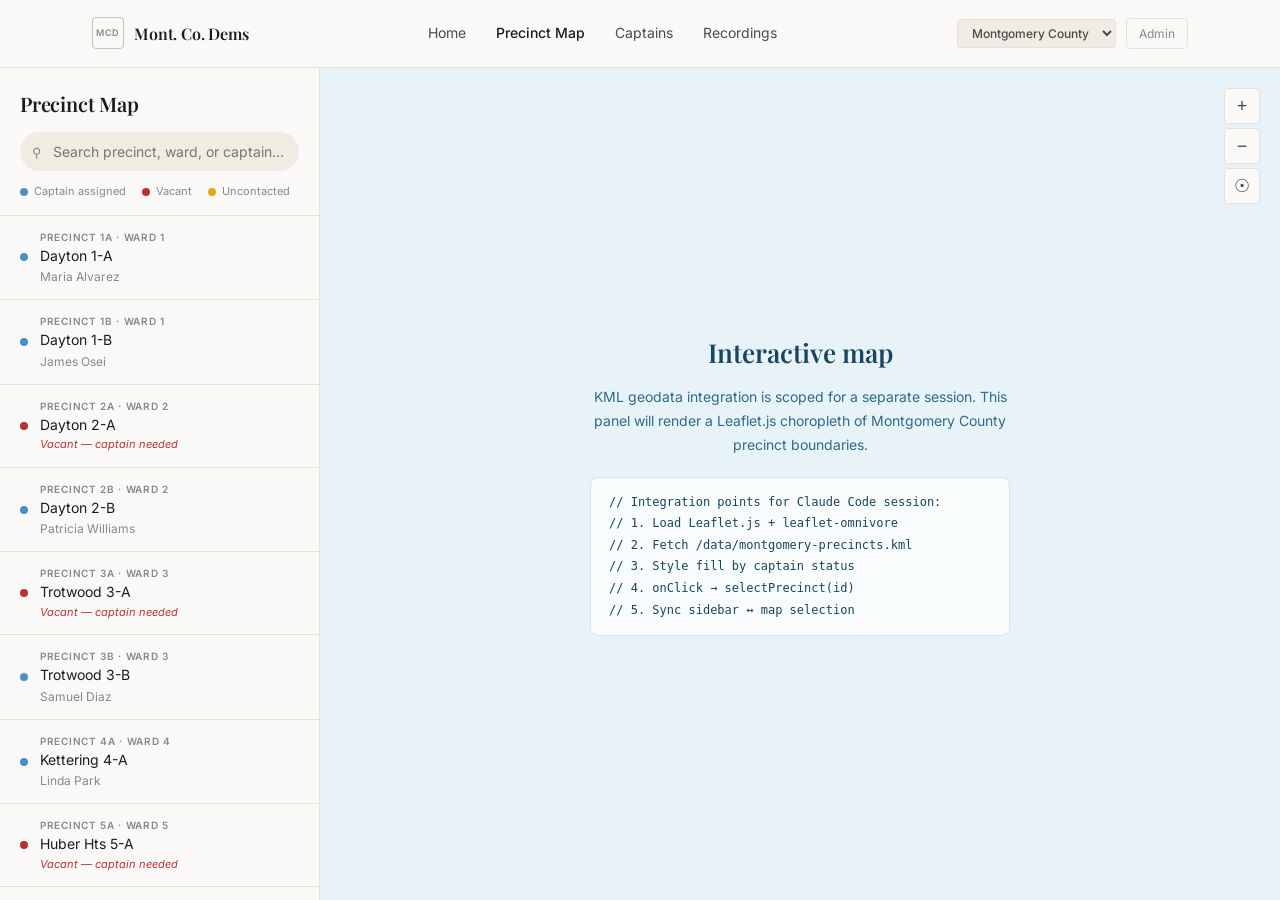
<file: map.html>
<!DOCTYPE html>
<html lang="en">
<head>
  <meta charset="UTF-8">
  <meta name="viewport" content="width=device-width, initial-scale=1.0">
  <title>Precinct Map — MCDEM</title>
  <link rel="stylesheet" href="style.css">
  <style>
    /* ── MAP PAGE ─────────────────────────────────────────
       Full-viewport split: narrow sidebar | map canvas
    ─────────────────────────────────────────────────────── */
    body { overflow: hidden; height: 100vh; display: flex; flex-direction: column; }
    .nav-spacer { flex-shrink: 0; }

    .map-layout {
      display: grid;
      grid-template-columns: 320px 1fr;
      flex: 1;
      min-height: 0;
      overflow: hidden;
    }

    /* ── Sidebar ── */
    .map-sidebar {
      display: flex;
      flex-direction: column;
      border-right: 1px solid var(--border);
      background: var(--warm-white);
      overflow: hidden;
    }
    .map-sidebar-header {
      padding: 20px 20px 0;
      flex-shrink: 0;
    }
    .map-sidebar-header h2 {
      font-family: var(--font-display);
      font-size: 20px;
      font-weight: 600;
      color: var(--charcoal);
      margin-bottom: 12px;
      letter-spacing: -0.01em;
    }
    .map-search {
      position: relative;
      margin-bottom: 12px;
    }
    .map-search input {
      padding-left: 32px;
      border-radius: 20px;
      background: var(--cream);
      border-color: transparent;
    }
    .map-search input:focus { background: var(--warm-white); border-color: var(--sky-mid); }
    .map-search-icon {
      position: absolute;
      left: 12px; top: 50%;
      transform: translateY(-50%);
      font-size: 13px; color: var(--slate-mid);
    }

    /* Legend strip */
    .map-legend {
      display: flex;
      gap: 16px;
      padding: 0 20px 14px;
      border-bottom: 1px solid var(--border);
      flex-shrink: 0;
    }
    .legend-item { display: flex; align-items: center; gap: 6px; font-size: 11px; color: var(--slate-mid); }
    .legend-dot { width: 8px; height: 8px; border-radius: 50%; flex-shrink: 0; }

    /* Precinct list */
    .pct-list { flex: 1; overflow-y: auto; }
    .pct-item {
      padding: 13px 20px;
      border-bottom: 1px solid var(--border);
      cursor: pointer;
      transition: background .1s;
      display: flex;
      align-items: center;
      gap: 12px;
    }
    .pct-item:hover  { background: var(--cream); }
    .pct-item.active { background: var(--cream); border-left: 2px solid var(--charcoal); padding-left: 18px; }
    .pct-status-dot { width: 8px; height: 8px; border-radius: 50%; flex-shrink: 0; }
    .pct-body { flex: 1; min-width: 0; }
    .pct-id   { font-size: 10px; font-weight: 600; letter-spacing: .07em; text-transform: uppercase; color: var(--slate-mid); }
    .pct-name { font-size: 14px; color: var(--charcoal); white-space: nowrap; overflow: hidden; text-overflow: ellipsis; }
    .pct-captain { font-size: 12px; color: var(--slate-mid); }
    .pct-vacant-label { font-size: 11px; color: #b83232; font-style: italic; }

    /* Detail drawer at bottom of sidebar */
    .pct-detail {
      border-top: 1px solid var(--border);
      background: var(--cream);
      padding: 20px;
      flex-shrink: 0;
      display: none;
    }
    .pct-detail.open { display: block; }
    .pct-detail h3 {
      font-family: var(--font-display);
      font-size: 16px;
      font-weight: 600;
      color: var(--charcoal);
      margin-bottom: 12px;
    }
    .detail-row {
      display: flex;
      justify-content: space-between;
      font-size: 12px;
      padding: 6px 0;
      border-bottom: 1px solid var(--border);
    }
    .detail-row:last-of-type { border: none; }
    .detail-key { color: var(--slate-mid); font-weight: 500; }
    .detail-val { color: var(--charcoal); text-align: right; }
    .detail-actions { display: flex; gap: 8px; margin-top: 14px; }

    /* Map canvas */
    .map-canvas {
      position: relative;
      background: #e8f3f9;
      display: flex; align-items: center; justify-content: center;
      overflow: hidden;
    }
    .map-placeholder-inner {
      text-align: center;
      max-width: 500px;
      padding: 40px;
    }
    .map-placeholder-inner h2 {
      font-family: var(--font-display);
      font-size: 26px;
      font-weight: 600;
      color: var(--sky-dark);
      margin-bottom: 12px;
    }
    .map-placeholder-inner p { font-size: 14px; color: var(--sky-deep); line-height: 1.7; margin-bottom: 20px; }
    .map-code {
      background: rgba(255,255,255,0.7);
      border: 1px solid rgba(46,106,138,0.15);
      border-radius: var(--radius-md);
      padding: 14px 18px;
      font-family: monospace;
      font-size: 12px;
      color: var(--sky-dark);
      text-align: left;
      line-height: 1.8;
    }
    .map-controls {
      position: absolute;
      top: 20px; right: 20px;
      display: flex;
      flex-direction: column;
      gap: 4px;
    }
    .map-ctrl-btn {
      width: 36px; height: 36px;
      background: var(--warm-white);
      border: 1px solid var(--border);
      border-radius: var(--radius-sm);
      display: flex; align-items: center; justify-content: center;
      cursor: pointer;
      font-size: 18px; color: var(--slate);
      transition: background .1s, border-color .1s;
    }
    .map-ctrl-btn:hover { background: var(--cream); border-color: var(--border-dark); }

    @media (max-width: 768px) {
      body { overflow: auto; height: auto; }
      .map-layout { grid-template-columns: 1fr; grid-template-rows: 260px 1fr; overflow: visible; }
      .map-canvas  { grid-row: 1; }
      .map-sidebar { grid-row: 2; overflow: visible; max-height: 60vh; }
      .pct-list    { max-height: 300px; }
    }
  </style>
</head>
<body>

<nav class="site-nav" id="site-nav"></nav>
<div class="nav-spacer"></div>

<div class="map-layout">

  <!-- Sidebar -->
  <aside class="map-sidebar">
    <div class="map-sidebar-header">
      <h2>Precinct Map</h2>
      <div class="map-search">
        <span class="map-search-icon">&#9906;</span>
        <input type="text" id="pct-search" placeholder="Search precinct, ward, or captain&hellip;" oninput="filterPcts()">
      </div>
    </div>

    <div class="map-legend">
      <div class="legend-item"><div class="legend-dot" style="background:#4a90c4"></div>Captain assigned</div>
      <div class="legend-item"><div class="legend-dot" style="background:#b83232"></div>Vacant</div>
      <div class="legend-item"><div class="legend-dot" style="background:#e6a817"></div>Uncontacted</div>
    </div>

    <div class="pct-list" id="pct-list"></div>

    <!-- Detail drawer -->
    <div class="pct-detail" id="pct-detail">
      <h3 id="d-name"></h3>
      <div class="detail-row"><span class="detail-key">Ward</span><span class="detail-val" id="d-ward"></span></div>
      <div class="detail-row"><span class="detail-key">Captain</span><span class="detail-val" id="d-captain"></span></div>
      <div class="detail-row"><span class="detail-key">Phone</span><span class="detail-val" id="d-phone"></span></div>
      <div class="detail-row"><span class="detail-key">Registered voters</span><span class="detail-val" id="d-voters"></span></div>
      <div class="detail-actions">
        <a href="captains.html" class="btn btn-ghost btn-sm">Full directory &rarr;</a>
      </div>
    </div>
  </aside>

  <!-- Map canvas -->
  <div class="map-canvas">
    <!-- TODO: Replace with Leaflet.js + KML in dedicated session -->
    <div class="map-placeholder-inner">
      <h2>Interactive map</h2>
      <p>KML geodata integration is scoped for a separate session. This panel will render a Leaflet.js choropleth of Montgomery County precinct boundaries.</p>
      <div class="map-code">
        // Integration points for Claude Code session:<br>
        // 1. Load Leaflet.js + leaflet-omnivore<br>
        // 2. Fetch /data/montgomery-precincts.kml<br>
        // 3. Style fill by captain status<br>
        // 4. onClick &rarr; selectPrecinct(id)<br>
        // 5. Sync sidebar &#8596; map selection
      </div>
    </div>

    <div class="map-controls">
      <button class="map-ctrl-btn" title="Zoom in">+</button>
      <button class="map-ctrl-btn" title="Zoom out">&minus;</button>
      <button class="map-ctrl-btn" title="My location">&#9737;</button>
    </div>
  </div>

</div>

<script src="shared.js"></script>
<script>
  renderNav('map');
  injectCountyModal();

  const PCTS = [
    { id:'1A', name:'Dayton 1-A', ward:'Ward 1', captain:'Maria Alvarez',    phone:'937-555-0101', voters:412, vacant:false },
    { id:'1B', name:'Dayton 1-B', ward:'Ward 1', captain:'James Osei',       phone:'937-555-0102', voters:388, vacant:false },
    { id:'2A', name:'Dayton 2-A', ward:'Ward 2', captain:'',                 phone:'',             voters:501, vacant:true  },
    { id:'2B', name:'Dayton 2-B', ward:'Ward 2', captain:'Patricia Williams',phone:'937-555-0104', voters:463, vacant:false },
    { id:'3A', name:'Trotwood 3-A',ward:'Ward 3',captain:'',                 phone:'',             voters:334, vacant:true  },
    { id:'3B', name:'Trotwood 3-B',ward:'Ward 3',captain:'Samuel Diaz',      phone:'937-555-0106', voters:290, vacant:false },
    { id:'4A', name:'Kettering 4-A',ward:'Ward 4',captain:'Linda Park',      phone:'937-555-0108', voters:528, vacant:false },
    { id:'5A', name:'Huber Hts 5-A',ward:'Ward 5',captain:'',               phone:'',             voters:395, vacant:true  },
    { id:'5B', name:'Huber Hts 5-B',ward:'Ward 5',captain:'Angela Moore',   phone:'937-555-0111', voters:441, vacant:false },
  ];

  let activePct = null;

  function dotColor(p) { return p.vacant ? '#b83232' : '#4a90c4'; }

  function renderList(list) {
    document.getElementById('pct-list').innerHTML = list.map(p => `
      <div class="pct-item ${p.id===activePct?'active':''}" onclick="selectPct('${p.id}')">
        <div class="pct-status-dot" style="background:${dotColor(p)}"></div>
        <div class="pct-body">
          <div class="pct-id">Precinct ${p.id} &middot; ${p.ward}</div>
          <div class="pct-name">${p.name}</div>
          ${p.vacant
            ? '<div class="pct-vacant-label">Vacant — captain needed</div>'
            : `<div class="pct-captain">${p.captain}</div>`}
        </div>
      </div>
    `).join('') || '<div style="padding:20px;font-size:13px;color:var(--slate-mid)">No results.</div>';
  }

  function selectPct(id) {
    activePct = id;
    const p = PCTS.find(x=>x.id===id);
    renderList(getFiltered());
    document.getElementById('d-name').textContent    = p.name + ' — Precinct ' + p.id;
    document.getElementById('d-ward').textContent    = p.ward;
    document.getElementById('d-captain').textContent = p.vacant ? 'Vacant' : p.captain;
    document.getElementById('d-phone').textContent   = p.phone || '—';
    document.getElementById('d-voters').textContent  = p.voters.toLocaleString();
    document.getElementById('pct-detail').classList.add('open');
  }

  function getFiltered() {
    const q = document.getElementById('pct-search').value.toLowerCase();
    return PCTS.filter(p =>
      !q || p.name.toLowerCase().includes(q) || p.id.toLowerCase().includes(q) ||
      p.ward.toLowerCase().includes(q) || p.captain.toLowerCase().includes(q)
    );
  }
  function filterPcts() { renderList(getFiltered()); }

  renderList(PCTS);
</script>
</body>
</html>
</file>
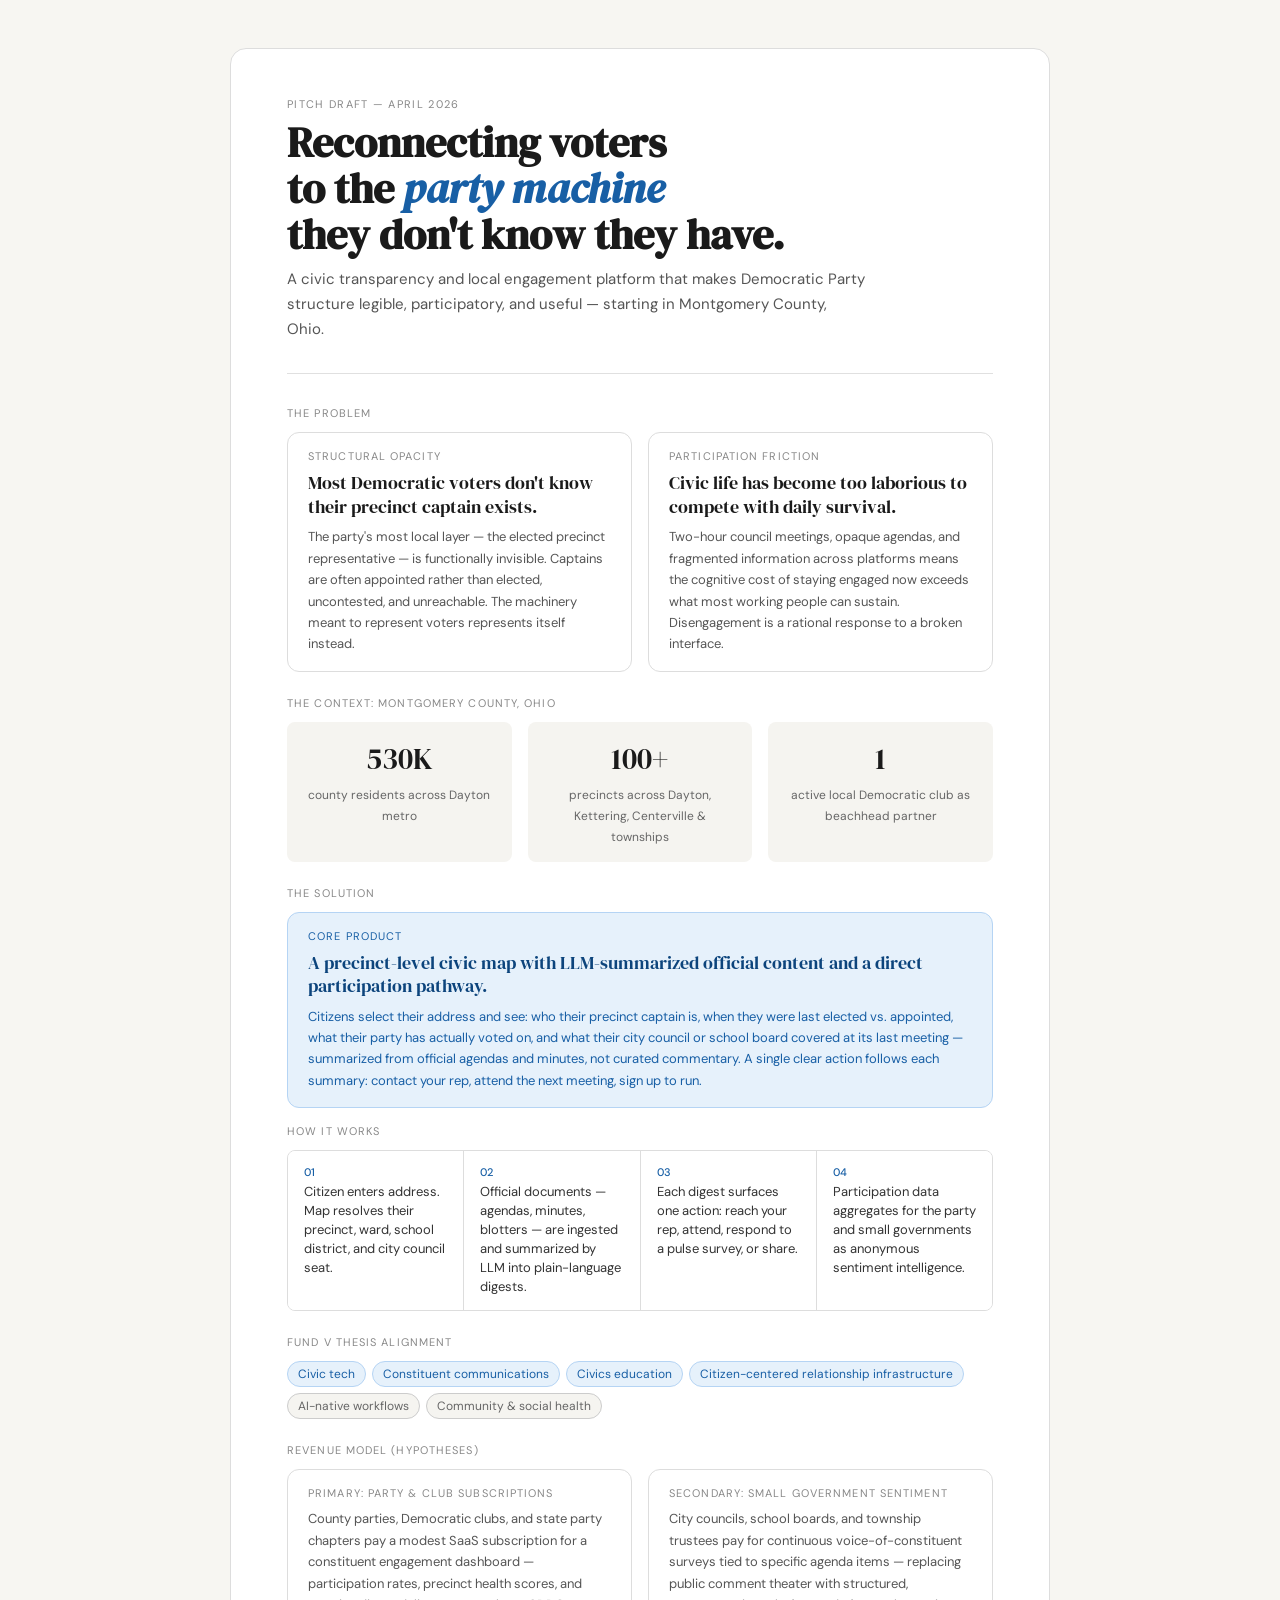
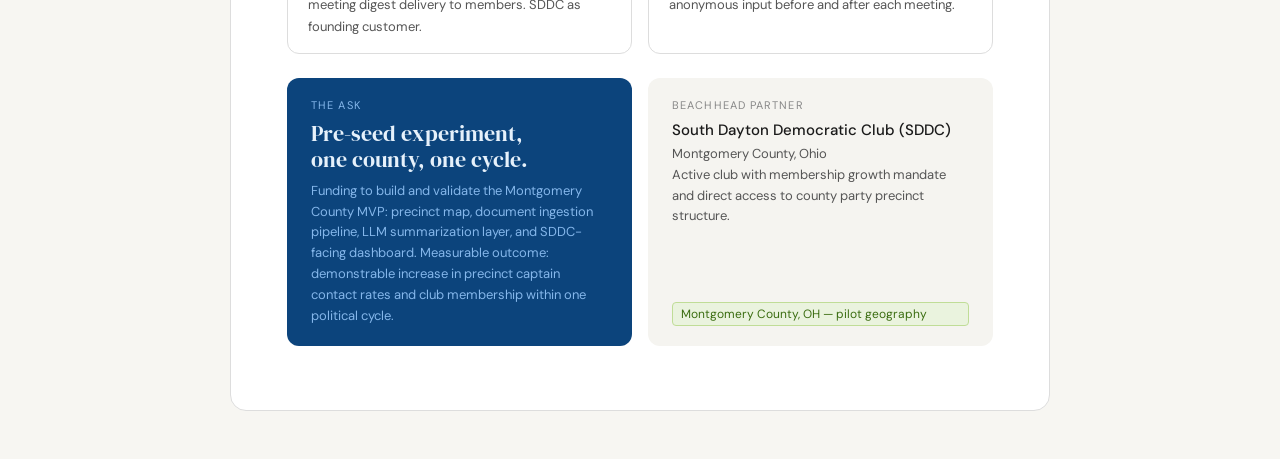
<file: precinct_pitch_onepager.html>
<!DOCTYPE html>
<html lang="en">
<head>
<meta charset="UTF-8">
<meta name="viewport" content="width=device-width, initial-scale=1.0">
<title>Precinct — Pitch One-Pager</title>
<link rel="preconnect" href="https://fonts.googleapis.com">
<link href="https://fonts.googleapis.com/css2?family=DM+Serif+Display:ital@0;1&family=DM+Sans:wght@300;400;500&display=swap" rel="stylesheet">
<style>
  *, *::before, *::after { box-sizing: border-box; margin: 0; padding: 0; }

  body {
    font-family: 'DM Sans', sans-serif;
    font-weight: 400;
    color: #1a1a1a;
    background: #f7f6f2;
    min-height: 100vh;
    padding: 3rem 1.5rem;
  }

  .op-root {
    max-width: 820px;
    margin: 0 auto;
    background: #fff;
    border-radius: 16px;
    padding: 3rem 3.5rem 4rem;
    border: 0.5px solid #ddd;
  }

  .op-eyebrow {
    font-size: 11px;
    letter-spacing: 0.12em;
    text-transform: uppercase;
    color: #888;
    margin-bottom: 0.5rem;
  }

  .op-headline {
    font-family: 'DM Serif Display', serif;
    font-size: 42px;
    line-height: 1.1;
    margin-bottom: 0.25rem;
    color: #1a1a1a;
  }

  .op-headline em {
    font-style: italic;
    color: #185FA5;
  }

  .op-subhead {
    font-size: 15px;
    color: #555;
    margin: 0.6rem 0 2rem;
    line-height: 1.65;
    max-width: 580px;
  }

  hr.op-divider {
    border: none;
    border-top: 0.5px solid #e0e0e0;
    margin: 0 0 2rem;
  }

  .op-section-label {
    font-size: 11px;
    letter-spacing: 0.1em;
    text-transform: uppercase;
    color: #888;
    margin-bottom: 0.75rem;
  }

  .op-grid {
    display: grid;
    grid-template-columns: 1fr 1fr;
    gap: 1rem;
    margin-bottom: 1.5rem;
  }

  .op-grid-3 {
    display: grid;
    grid-template-columns: 1fr 1fr 1fr;
    gap: 1rem;
    margin-bottom: 1.5rem;
  }

  .op-card {
    background: #fff;
    border: 0.5px solid #ddd;
    border-radius: 12px;
    padding: 1rem 1.25rem;
  }

  .op-card-label {
    font-size: 11px;
    letter-spacing: 0.1em;
    text-transform: uppercase;
    color: #888;
    margin-bottom: 0.5rem;
  }

  .op-card-title {
    font-family: 'DM Serif Display', serif;
    font-size: 18px;
    line-height: 1.3;
    margin-bottom: 0.5rem;
    color: #1a1a1a;
  }

  .op-card-body {
    font-size: 13px;
    line-height: 1.65;
    color: #555;
  }

  .op-accent-card {
    background: #E6F1FB;
    border: 0.5px solid #B5D4F4;
    border-radius: 12px;
    padding: 1rem 1.25rem;
    margin-bottom: 1rem;
  }

  .op-accent-card .op-card-label { color: #185FA5; }
  .op-accent-card .op-card-title { color: #0C447C; }
  .op-accent-card .op-card-body { color: #185FA5; }

  .op-stat {
    background: #f5f4f0;
    border-radius: 8px;
    padding: 1rem;
    text-align: center;
  }

  .op-stat-num {
    font-family: 'DM Serif Display', serif;
    font-size: 30px;
    color: #1a1a1a;
    display: block;
    margin-bottom: 4px;
  }

  .op-stat-label {
    font-size: 12px;
    color: #666;
    line-height: 1.4;
  }

  .op-pill-row {
    display: flex;
    flex-wrap: wrap;
    gap: 6px;
    margin-bottom: 1.5rem;
  }

  .op-pill {
    font-size: 12px;
    padding: 4px 10px;
    border-radius: 20px;
    border: 0.5px solid #ccc;
    color: #666;
    background: #f5f4f0;
  }

  .op-pill-blue {
    background: #E6F1FB;
    border-color: #B5D4F4;
    color: #185FA5;
  }

  .op-flow {
    display: flex;
    align-items: stretch;
    margin-bottom: 1.5rem;
    border-radius: 8px;
    overflow: hidden;
    border: 0.5px solid #ddd;
  }

  .op-flow-step {
    flex: 1;
    background: #fff;
    padding: 0.875rem 1rem;
    border-right: 0.5px solid #ddd;
  }

  .op-flow-step:last-child { border-right: none; }

  .op-flow-num {
    font-size: 11px;
    color: #185FA5;
    font-weight: 500;
    margin-bottom: 4px;
  }

  .op-flow-text {
    font-size: 13px;
    color: #333;
    line-height: 1.45;
  }

  .op-footer-row {
    display: grid;
    grid-template-columns: 1fr 1fr;
    gap: 1rem;
    margin-top: 1.5rem;
  }

  .op-ask-card {
    background: #0C447C;
    border-radius: 12px;
    padding: 1.25rem 1.5rem;
  }

  .op-ask-label {
    font-size: 11px;
    letter-spacing: 0.1em;
    text-transform: uppercase;
    color: #85B7EB;
    margin-bottom: 0.5rem;
  }

  .op-ask-title {
    font-family: 'DM Serif Display', serif;
    font-size: 22px;
    color: #E6F1FB;
    margin-bottom: 0.5rem;
    line-height: 1.2;
  }

  .op-ask-body {
    font-size: 13px;
    color: #85B7EB;
    line-height: 1.6;
  }

  .op-contact-card {
    background: #f5f4f0;
    border-radius: 12px;
    padding: 1.25rem 1.5rem;
    display: flex;
    flex-direction: column;
    justify-content: space-between;
    gap: 1rem;
  }

  .op-contact-label {
    font-size: 11px;
    letter-spacing: 0.1em;
    text-transform: uppercase;
    color: #888;
    margin-bottom: 0.5rem;
  }

  .op-contact-name {
    font-size: 15px;
    font-weight: 500;
    color: #1a1a1a;
    margin-bottom: 4px;
  }

  .op-contact-detail {
    font-size: 13px;
    color: #555;
    line-height: 1.6;
  }

  .op-geo-tag {
    display: inline-block;
    font-size: 12px;
    padding: 3px 8px;
    border-radius: 4px;
    background: #EAF3DE;
    border: 0.5px solid #C0DD97;
    color: #3B6D11;
  }

  @media (max-width: 600px) {
    .op-root { padding: 2rem 1.5rem; }
    .op-headline { font-size: 30px; }
    .op-grid, .op-grid-3, .op-footer-row { grid-template-columns: 1fr; }
    .op-flow { flex-direction: column; }
    .op-flow-step { border-right: none; border-bottom: 0.5px solid #ddd; }
    .op-flow-step:last-child { border-bottom: none; }
  }
</style>
</head>
<body>
<div class="op-root">

  <p class="op-eyebrow">Pitch draft &mdash; April 2026</p>
  <h1 class="op-headline">Reconnecting voters<br>to the <em>party machine</em><br>they don't know they have.</h1>
  <p class="op-subhead">A civic transparency and local engagement platform that makes Democratic Party structure legible, participatory, and useful — starting in Montgomery County, Ohio.</p>

  <hr class="op-divider">

  <p class="op-section-label">The problem</p>
  <div class="op-grid">
    <div class="op-card">
      <p class="op-card-label">Structural opacity</p>
      <p class="op-card-title">Most Democratic voters don't know their precinct captain exists.</p>
      <p class="op-card-body">The party's most local layer — the elected precinct representative — is functionally invisible. Captains are often appointed rather than elected, uncontested, and unreachable. The machinery meant to represent voters represents itself instead.</p>
    </div>
    <div class="op-card">
      <p class="op-card-label">Participation friction</p>
      <p class="op-card-title">Civic life has become too laborious to compete with daily survival.</p>
      <p class="op-card-body">Two-hour council meetings, opaque agendas, and fragmented information across platforms means the cognitive cost of staying engaged now exceeds what most working people can sustain. Disengagement is a rational response to a broken interface.</p>
    </div>
  </div>

  <p class="op-section-label">The context: Montgomery County, Ohio</p>
  <div class="op-grid-3">
    <div class="op-stat">
      <span class="op-stat-num">530K</span>
      <span class="op-stat-label">county residents across Dayton metro</span>
    </div>
    <div class="op-stat">
      <span class="op-stat-num">100+</span>
      <span class="op-stat-label">precincts across Dayton, Kettering, Centerville &amp; townships</span>
    </div>
    <div class="op-stat">
      <span class="op-stat-num">1</span>
      <span class="op-stat-label">active local Democratic club as beachhead partner</span>
    </div>
  </div>

  <p class="op-section-label">The solution</p>
  <div class="op-accent-card">
    <p class="op-card-label">Core product</p>
    <p class="op-card-title">A precinct-level civic map with LLM-summarized official content and a direct participation pathway.</p>
    <p class="op-card-body">Citizens select their address and see: who their precinct captain is, when they were last elected vs. appointed, what their party has actually voted on, and what their city council or school board covered at its last meeting — summarized from official agendas and minutes, not curated commentary. A single clear action follows each summary: contact your rep, attend the next meeting, sign up to run.</p>
  </div>

  <p class="op-section-label">How it works</p>
  <div class="op-flow">
    <div class="op-flow-step">
      <p class="op-flow-num">01</p>
      <p class="op-flow-text">Citizen enters address. Map resolves their precinct, ward, school district, and city council seat.</p>
    </div>
    <div class="op-flow-step">
      <p class="op-flow-num">02</p>
      <p class="op-flow-text">Official documents — agendas, minutes, blotters — are ingested and summarized by LLM into plain-language digests.</p>
    </div>
    <div class="op-flow-step">
      <p class="op-flow-num">03</p>
      <p class="op-flow-text">Each digest surfaces one action: reach your rep, attend, respond to a pulse survey, or share.</p>
    </div>
    <div class="op-flow-step">
      <p class="op-flow-num">04</p>
      <p class="op-flow-text">Participation data aggregates for the party and small governments as anonymous sentiment intelligence.</p>
    </div>
  </div>

  <p class="op-section-label">Fund V thesis alignment</p>
  <div class="op-pill-row">
    <span class="op-pill op-pill-blue">Civic tech</span>
    <span class="op-pill op-pill-blue">Constituent communications</span>
    <span class="op-pill op-pill-blue">Civics education</span>
    <span class="op-pill op-pill-blue">Citizen-centered relationship infrastructure</span>
    <span class="op-pill">AI-native workflows</span>
    <span class="op-pill">Community &amp; social health</span>
  </div>

  <p class="op-section-label">Revenue model (hypotheses)</p>
  <div class="op-grid">
    <div class="op-card">
      <p class="op-card-label">Primary: party &amp; club subscriptions</p>
      <p class="op-card-body">County parties, Democratic clubs, and state party chapters pay a modest SaaS subscription for a constituent engagement dashboard — participation rates, precinct health scores, and meeting digest delivery to members. SDDC as founding customer.</p>
    </div>
    <div class="op-card">
      <p class="op-card-label">Secondary: small government sentiment</p>
      <p class="op-card-body">City councils, school boards, and township trustees pay for continuous voice-of-constituent surveys tied to specific agenda items — replacing public comment theater with structured, anonymous input before and after each meeting.</p>
    </div>
  </div>

  <div class="op-footer-row">
    <div class="op-ask-card">
      <p class="op-ask-label">The ask</p>
      <p class="op-ask-title">Pre-seed experiment,<br>one county, one cycle.</p>
      <p class="op-ask-body">Funding to build and validate the Montgomery County MVP: precinct map, document ingestion pipeline, LLM summarization layer, and SDDC-facing dashboard. Measurable outcome: demonstrable increase in precinct captain contact rates and club membership within one political cycle.</p>
    </div>
    <div class="op-contact-card">
      <div>
        <p class="op-contact-label">Beachhead partner</p>
        <p class="op-contact-name">South Dayton Democratic Club (SDDC)</p>
        <p class="op-contact-detail">Montgomery County, Ohio<br>Active club with membership growth mandate and direct access to county party precinct structure.</p>
      </div>
      <span class="op-geo-tag">Montgomery County, OH &mdash; pilot geography</span>
    </div>
  </div>

</div>
</body>
</html>
</file>
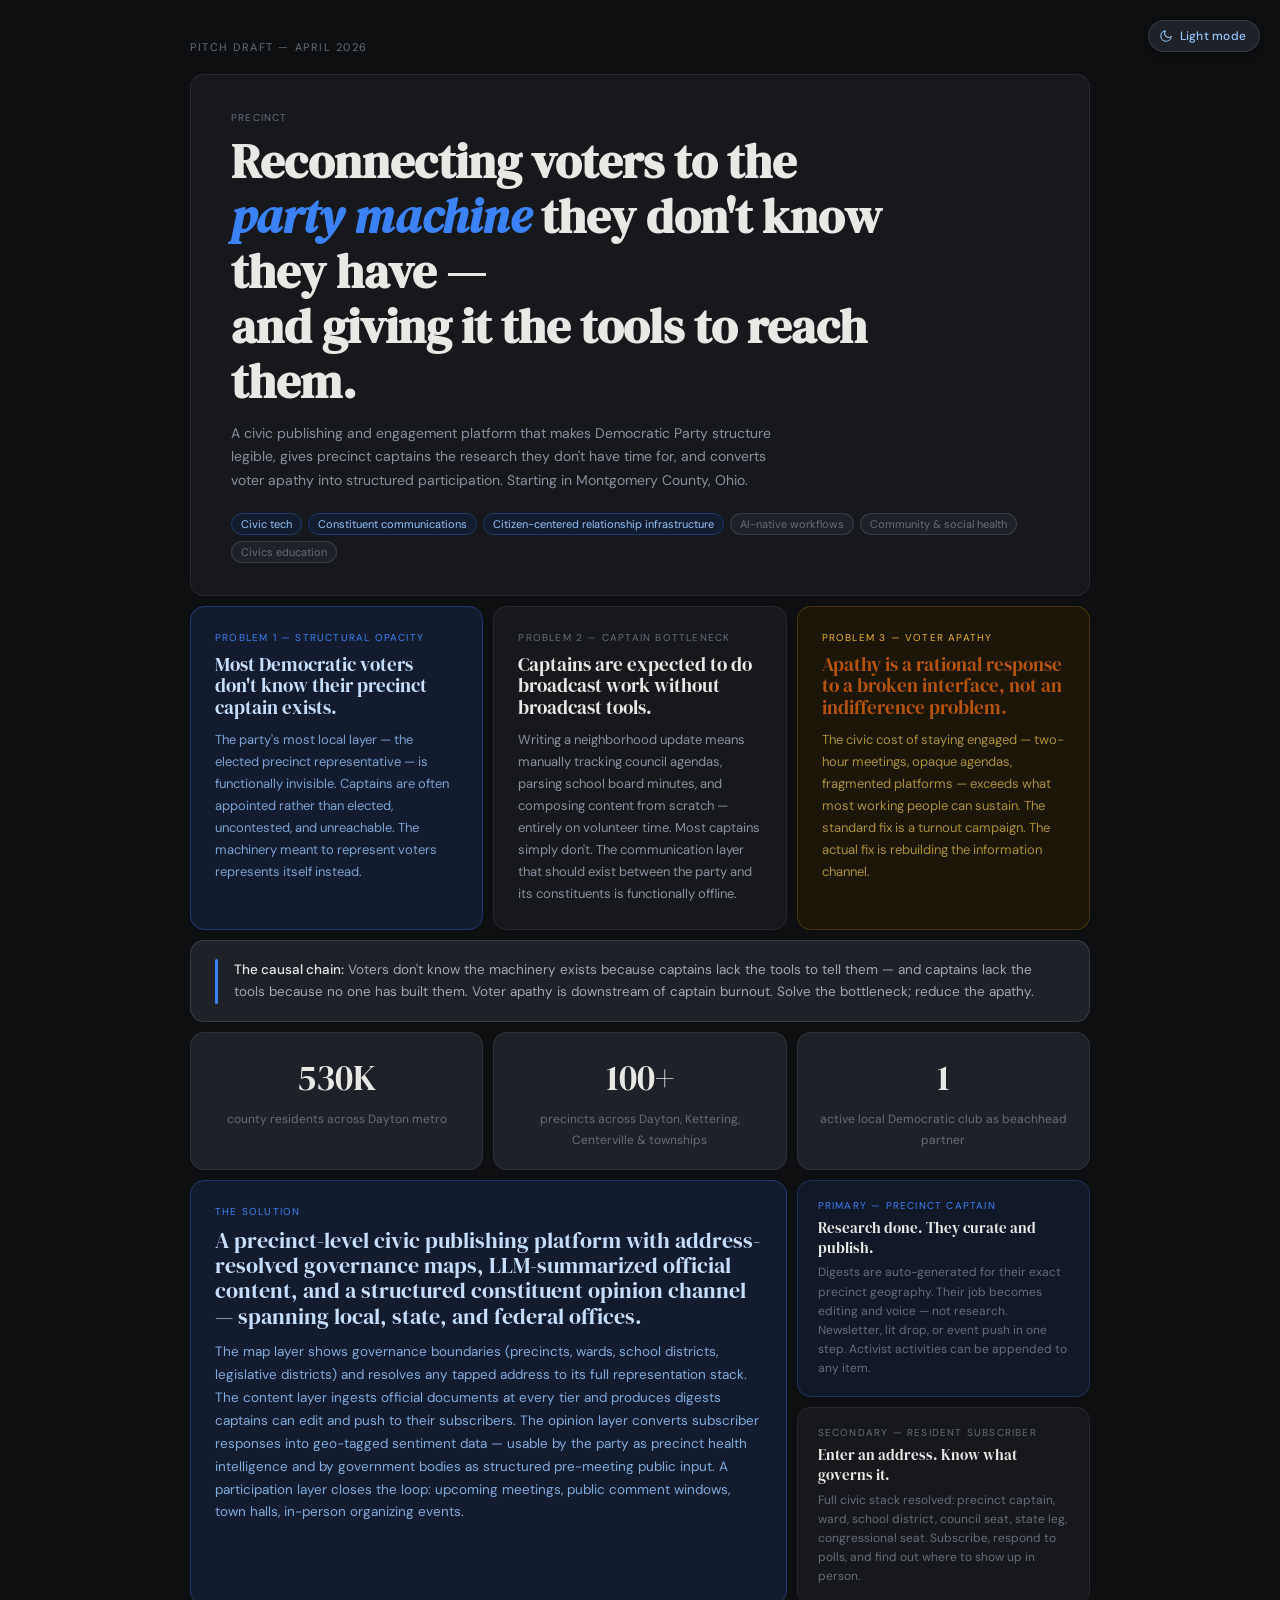
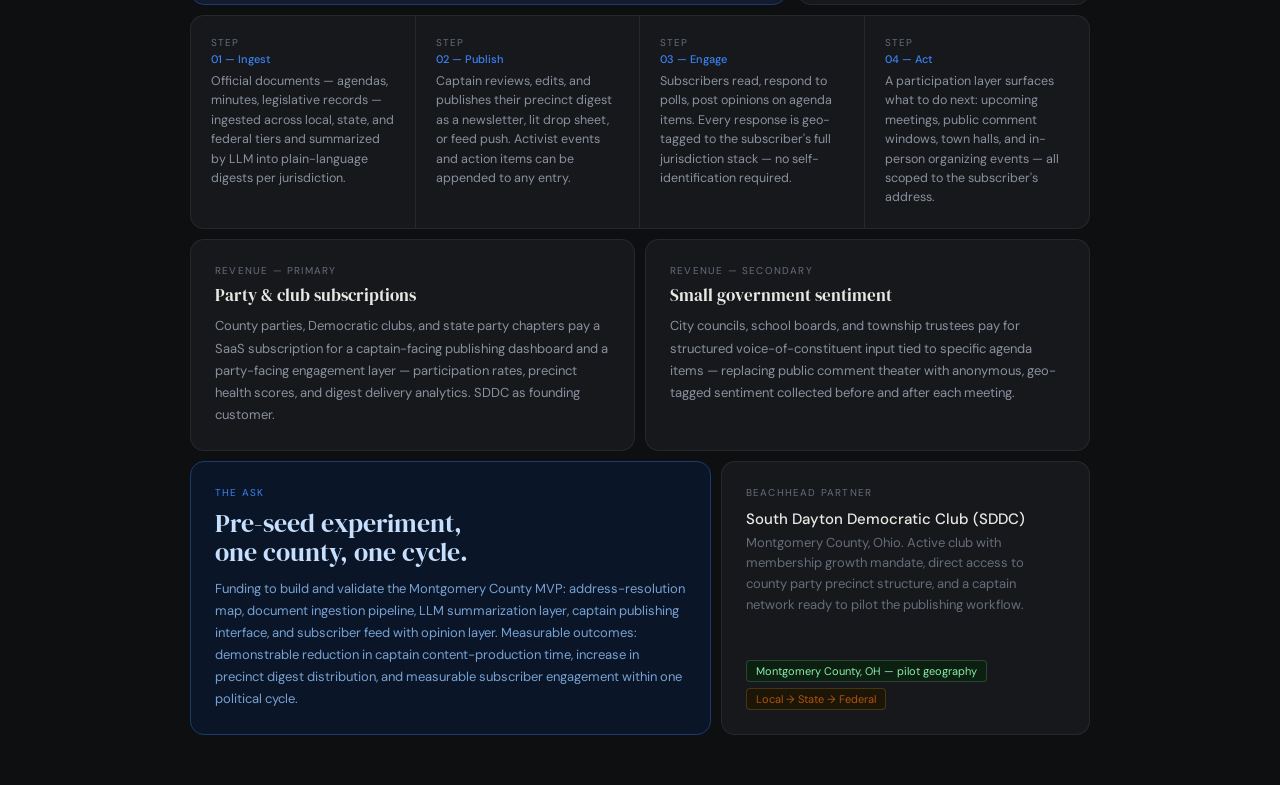
<file: precinct_pitch_onepager_v3.html>
<!DOCTYPE html>
<html lang="en">
<head>
<meta charset="UTF-8">
<meta name="viewport" content="width=device-width, initial-scale=1.0">
<title>Precinct — Pitch One-Pager</title>
<link rel="preconnect" href="https://fonts.googleapis.com">
<link href="https://fonts.googleapis.com/css2?family=DM+Serif+Display:ital@0;1&family=DM+Sans:opsz,wght@9..40,300;9..40,400;9..40,500&display=swap" rel="stylesheet">
<style>
  *, *::before, *::after { box-sizing: border-box; margin: 0; padding: 0; }

  :root {
    --bg:        #0e0f11;
    --surface:   #16181c;
    --surface-2: #1e2128;
    --border:    rgba(255,255,255,0.07);
    --border-2:  rgba(255,255,255,0.12);
    --text:      #e8e8e4;
    --muted:     #666d7a;
    --accent:    #3b82f6;
    --accent-dim:#1d3a6e;
    --accent-bg: #131c2e;
    --accent-text:#93c5fd;
    --gold:      #f0b429;
    --gold-bg:   #1c1608;
    --gold-text: #b45309;
    --green-bg:  #0d1f10;
    --green-text:#86efac;
    --green-border: rgba(134,239,172,0.2);
    --toggle-bg: #1e2128;
    --toggle-border: rgba(255,255,255,0.12);
    --toggle-text: #93c5fd;
    --toggle-icon-dark: block;
    --toggle-icon-light: none;
  }

  :root.light {
    --bg:        #f7f6f2;
    --surface:   #ffffff;
    --surface-2: #f0efe9;
    --border:    rgba(0,0,0,0.08);
    --border-2:  rgba(0,0,0,0.13);
    --text:      #1a1a1a;
    --muted:     #888;
    --accent:    #185FA5;
    --accent-dim:#B5D4F4;
    --accent-bg: #E6F1FB;
    --accent-text:#0C447C;
    --gold:      #92400e;
    --gold-bg:   #fffbeb;
    --gold-text: #92400e;
    --green-bg:  #f0fdf4;
    --green-text:#166534;
    --green-border: rgba(22,101,52,0.2);
    --toggle-bg: #ffffff;
    --toggle-border: rgba(0,0,0,0.13);
    --toggle-text: #185FA5;
  }

  /* card body text in light mode */
  :root.light .card-body       { color: #555; }
  :root.light .c-p1 .card-body { color: #0C447C; opacity: 1; }
  :root.light .c-p3 .card-body { color: #92400e; opacity: 1; }
  :root.light .c-solution .card-body { color: #0C447C; opacity: 1; }
  :root.light .c-ask .card-body { color: #0C447C; opacity: 1; }
  :root.light .c-ask { background: #E6F1FB; border-color: #B5D4F4; }
  :root.light .c-p1 .card-title { color: #0C447C; }
  :root.light .c-solution .card-title { color: #0C447C; }
  :root.light .c-ask .card-title { color: #0C447C; }
  :root.light .c-ask .card-label { color: #185FA5; }
  :root.light .flow-text        { color: #555; }
  :root.light .bridge-text      { color: #444; }
  :root.light .user-body        { color: #666; }
  :root.light .user-card-captain { background: #E6F1FB; border-color: #B5D4F4; }
  :root.light .user-card-captain .user-label { color: #185FA5; }
  :root.light .user-card-captain .user-title { color: #0C447C; }
  :root.light .user-card-captain .user-body  { color: #185FA5; }
  :root.light .contact-detail   { color: #555; }
  :root.light .c-bridge { background: #f0efe9; }
  :root.light .stat-label { color: #666; }

  body {
    font-family: 'DM Sans', sans-serif;
    font-weight: 400;
    color: var(--text);
    background: var(--bg);
    min-height: 100vh;
    padding: 2.5rem 1.5rem;
  }

  .wrap {
    max-width: 900px;
    margin: 0 auto;
  }

  /* ── eyebrow ── */
  .eyebrow {
    font-size: 11px;
    letter-spacing: 0.14em;
    text-transform: uppercase;
    color: var(--muted);
    margin-bottom: 1.25rem;
  }

  /* ── bento grid ── */
  .bento {
    display: grid;
    grid-template-columns: repeat(12, 1fr);
    gap: 10px;
    margin-bottom: 10px;
  }

  .card {
    background: var(--surface);
    border: 0.5px solid var(--border);
    border-radius: 14px;
    padding: 1.5rem;
    position: relative;
    overflow: hidden;
  }

  .card-label {
    font-size: 10px;
    letter-spacing: 0.12em;
    text-transform: uppercase;
    color: var(--muted);
    margin-bottom: 0.6rem;
  }

  .card-title {
    font-family: 'DM Serif Display', serif;
    line-height: 1.15;
    color: var(--text);
  }

  .card-body {
    font-size: 13px;
    line-height: 1.7;
    color: #8a919e;
    margin-top: 0.6rem;
  }

  /* ── hero card ── */
  .c-hero {
    grid-column: span 12;
    background: var(--surface);
    padding: 2.25rem 2.5rem 2rem;
  }

  .c-hero .card-title {
    font-size: clamp(32px, 5vw, 48px);
    max-width: 680px;
    margin-bottom: 0.75rem;
  }

  .c-hero .card-title em {
    font-style: italic;
    color: var(--accent);
  }

  .c-hero .card-body {
    max-width: 560px;
    font-size: 14px;
  }

  .tag-row {
    display: flex;
    flex-wrap: wrap;
    gap: 6px;
    margin-top: 1.25rem;
  }

  .tag {
    font-size: 11px;
    padding: 3px 9px;
    border-radius: 20px;
    border: 0.5px solid var(--border-2);
    color: var(--muted);
    background: var(--surface-2);
  }

  .tag-blue {
    background: var(--accent-bg);
    border-color: var(--accent-dim);
    color: var(--accent-text);
  }

  /* ── problem 1 — structural opacity ── */
  .c-p1 {
    grid-column: span 4;
    background: var(--accent-bg);
    border-color: var(--accent-dim);
  }

  .c-p1 .card-label { color: var(--accent); }
  .c-p1 .card-title { font-size: 19px; color: #c7dffe; }
  .c-p1 .card-body  { color: var(--accent-text); opacity: 0.8; }

  /* ── problem 2 — captain bottleneck ── */
  .c-p2 {
    grid-column: span 4;
  }

  .c-p2 .card-title { font-size: 19px; }

  /* ── problem 3 — apathy ── */
  .c-p3 {
    grid-column: span 4;
    background: var(--gold-bg);
    border-color: rgba(240,180,41,0.2);
  }

  .c-p3 .card-label { color: var(--gold); }
  .c-p3 .card-title { font-size: 19px; color: var(--gold-text); }
  .c-p3 .card-body  { color: rgba(252,211,77,0.65); }

  /* ── causal bridge ── */
  .c-bridge {
    grid-column: span 12;
    background: var(--surface-2);
    border-color: var(--border-2);
    padding: 1.1rem 1.5rem;
    display: flex;
    align-items: center;
    gap: 1rem;
  }

  .bridge-line {
    width: 3px;
    align-self: stretch;
    background: var(--accent);
    border-radius: 2px;
    flex-shrink: 0;
  }

  .bridge-text {
    font-size: 13.5px;
    line-height: 1.65;
    color: #a0a8b4;
  }

  .bridge-text strong {
    color: var(--text);
    font-weight: 500;
  }

  /* ── stats row ── */
  .c-stat {
    grid-column: span 4;
    background: var(--surface-2);
    text-align: center;
    padding: 1.25rem 1rem;
  }

  .stat-num {
    font-family: 'DM Serif Display', serif;
    font-size: 36px;
    color: var(--text);
    display: block;
    margin-bottom: 5px;
  }

  .stat-label {
    font-size: 12px;
    color: var(--muted);
    line-height: 1.4;
  }

  /* ── solution big card ── */
  .c-solution {
    grid-column: span 8;
    background: var(--accent-bg);
    border-color: var(--accent-dim);
  }

  .c-solution .card-label { color: var(--accent); }
  .c-solution .card-title { font-size: 22px; color: #c7dffe; margin-bottom: 0.75rem; }
  .c-solution .card-body  { color: var(--accent-text); opacity: 0.85; font-size: 13.5px; }

  /* ── users stack ── */
  .c-users {
    grid-column: span 4;
    display: flex;
    flex-direction: column;
    gap: 10px;
    background: transparent;
    border: none;
    padding: 0;
  }

  .user-card {
    background: var(--surface);
    border: 0.5px solid var(--border);
    border-radius: 14px;
    padding: 1.1rem 1.25rem;
    flex: 1;
  }

  .user-card-captain {
    background: #111827;
    border-color: rgba(59,130,246,0.25);
  }

  .user-label {
    font-size: 10px;
    letter-spacing: 0.12em;
    text-transform: uppercase;
    color: var(--muted);
    margin-bottom: 0.4rem;
  }

  .user-card-captain .user-label { color: var(--accent); }

  .user-title {
    font-family: 'DM Serif Display', serif;
    font-size: 15px;
    line-height: 1.3;
    color: var(--text);
    margin-bottom: 0.4rem;
  }

  .user-body {
    font-size: 12px;
    line-height: 1.6;
    color: var(--muted);
  }

  /* ── flow ── */
  .c-flow {
    grid-column: span 12;
    padding: 0;
    display: grid;
    grid-template-columns: repeat(4, 1fr);
    overflow: hidden;
  }

  .flow-step {
    padding: 1.25rem 1.25rem 1.25rem;
    border-right: 0.5px solid var(--border);
  }

  .flow-step:last-child { border-right: none; }

  .flow-tier {
    font-size: 10px;
    letter-spacing: 0.1em;
    text-transform: uppercase;
    color: var(--muted);
    margin-bottom: 3px;
  }

  .flow-num {
    font-size: 11px;
    color: var(--accent);
    font-weight: 500;
    margin-bottom: 6px;
  }

  .flow-text {
    font-size: 12.5px;
    color: #8a919e;
    line-height: 1.55;
  }

  /* ── revenue ── */
  .c-rev1, .c-rev2 {
    grid-column: span 6;
  }

  .c-rev1 .card-title, .c-rev2 .card-title { font-size: 17px; margin-bottom: 0.5rem; }

  /* ── ask ── */
  .c-ask {
    grid-column: span 7;
    background: #0a1628;
    border-color: var(--accent-dim);
  }

  .c-ask .card-label { color: var(--accent); }
  .c-ask .card-title { font-size: 26px; color: #c7dffe; margin-bottom: 0.6rem; }
  .c-ask .card-body  { color: var(--accent-text); opacity: 0.8; font-size: 13px; }

  /* ── contact ── */
  .c-contact {
    grid-column: span 5;
    display: flex;
    flex-direction: column;
    justify-content: space-between;
    gap: 1rem;
  }

  .contact-name {
    font-size: 15px;
    font-weight: 500;
    color: var(--text);
    margin-bottom: 4px;
  }

  .contact-detail {
    font-size: 13px;
    color: var(--muted);
    line-height: 1.6;
  }

  .badge-row {
    display: flex;
    flex-wrap: wrap;
    gap: 6px;
  }

  .badge {
    font-size: 11px;
    padding: 3px 9px;
    border-radius: 4px;
  }

  .badge-green {
    background: var(--green-bg);
    border: 0.5px solid var(--green-border);
    color: var(--green-text);
  }

  .badge-gold {
    background: var(--gold-bg);
    border: 0.5px solid rgba(240,180,41,0.2);
    color: var(--gold-text);
  }

  @media (max-width: 640px) {
    .bento { grid-template-columns: 1fr; gap: 8px; }
    .c-hero, .c-p1, .c-p2, .c-p3, .c-bridge, .c-stat,
    .c-solution, .c-users, .c-flow, .c-rev1, .c-rev2,
    .c-ask, .c-contact { grid-column: span 1; }
    .c-flow { grid-template-columns: 1fr; }
    .flow-step { border-right: none; border-bottom: 0.5px solid var(--border); }
    .flow-step:last-child { border-bottom: none; }
    .c-users { flex-direction: column; }
  }

  /* ── theme toggle ── */
  .theme-toggle {
    position: fixed;
    top: 1.25rem;
    right: 1.25rem;
    z-index: 100;
    display: flex;
    align-items: center;
    gap: 7px;
    padding: 7px 13px 7px 10px;
    border-radius: 99px;
    border: 0.5px solid var(--toggle-border);
    background: var(--toggle-bg);
    color: var(--toggle-text);
    font-family: 'DM Sans', sans-serif;
    font-size: 12px;
    font-weight: 500;
    letter-spacing: 0.02em;
    cursor: pointer;
    transition: background 0.2s, border-color 0.2s, color 0.2s, box-shadow 0.2s;
    box-shadow: 0 2px 8px rgba(0,0,0,0.25);
  }

  .theme-toggle:hover {
    box-shadow: 0 3px 14px rgba(0,0,0,0.35);
  }

  .theme-toggle svg {
    width: 14px;
    height: 14px;
    flex-shrink: 0;
    fill: none;
    stroke: currentColor;
    stroke-width: 1.75;
    stroke-linecap: round;
    stroke-linejoin: round;
  }
</style>
</head>
<body>

<button class="theme-toggle" id="themeToggle" aria-label="Toggle light/dark mode">
  <svg id="icon-dark" viewBox="0 0 24 24" fill="none" stroke="currentColor" stroke-width="1.75" stroke-linecap="round" stroke-linejoin="round" width="14" height="14"><path d="M21 12.79A9 9 0 1 1 11.21 3 7 7 0 0 0 21 12.79z"/></svg>
  <svg id="icon-light" viewBox="0 0 24 24" fill="none" stroke="currentColor" stroke-width="1.75" stroke-linecap="round" stroke-linejoin="round" width="14" height="14" style="display:none"><circle cx="12" cy="12" r="5"/><line x1="12" y1="1" x2="12" y2="3"/><line x1="12" y1="21" x2="12" y2="23"/><line x1="4.22" y1="4.22" x2="5.64" y2="5.64"/><line x1="18.36" y1="18.36" x2="19.78" y2="19.78"/><line x1="1" y1="12" x2="3" y2="12"/><line x1="21" y1="12" x2="23" y2="12"/><line x1="4.22" y1="19.78" x2="5.64" y2="18.36"/><line x1="18.36" y1="5.64" x2="19.78" y2="4.22"/></svg>
  <span id="toggleLabel">Light mode</span>
</button>

<div class="wrap">

  <p class="eyebrow">Pitch draft &mdash; April 2026</p>

  <!-- ── BENTO ROW 1: Hero ── -->
  <div class="bento">
    <div class="card c-hero">
      <p class="card-label">Precinct</p>
      <h1 class="card-title">Reconnecting voters to the<br><em>party machine</em> they don't know they have —<br>and giving it the tools to reach them.</h1>
      <p class="card-body">A civic publishing and engagement platform that makes Democratic Party structure legible, gives precinct captains the research they don't have time for, and converts voter apathy into structured participation. Starting in Montgomery County, Ohio.</p>
      <div class="tag-row">
        <span class="tag tag-blue">Civic tech</span>
        <span class="tag tag-blue">Constituent communications</span>
        <span class="tag tag-blue">Citizen-centered relationship infrastructure</span>
        <span class="tag">AI-native workflows</span>
        <span class="tag">Community &amp; social health</span>
        <span class="tag">Civics education</span>
      </div>
    </div>
  </div>

  <!-- ── BENTO ROW 2: Three problems ── -->
  <div class="bento">
    <div class="card c-p1">
      <p class="card-label">Problem 1 — Structural opacity</p>
      <p class="card-title">Most Democratic voters don't know their precinct captain exists.</p>
      <p class="card-body">The party's most local layer — the elected precinct representative — is functionally invisible. Captains are often appointed rather than elected, uncontested, and unreachable. The machinery meant to represent voters represents itself instead.</p>
    </div>
    <div class="card c-p2">
      <p class="card-label">Problem 2 — Captain bottleneck</p>
      <p class="card-title">Captains are expected to do broadcast work without broadcast tools.</p>
      <p class="card-body">Writing a neighborhood update means manually tracking council agendas, parsing school board minutes, and composing content from scratch — entirely on volunteer time. Most captains simply don't. The communication layer that should exist between the party and its constituents is functionally offline.</p>
    </div>
    <div class="card c-p3">
      <p class="card-label">Problem 3 — Voter apathy</p>
      <p class="card-title">Apathy is a rational response to a broken interface, not an indifference problem.</p>
      <p class="card-body">The civic cost of staying engaged — two-hour meetings, opaque agendas, fragmented platforms — exceeds what most working people can sustain. The standard fix is a turnout campaign. The actual fix is rebuilding the information channel.</p>
    </div>

    <!-- causal bridge -->
    <div class="card c-bridge">
      <div class="bridge-line"></div>
      <p class="bridge-text"><strong>The causal chain:</strong> Voters don't know the machinery exists because captains lack the tools to tell them — and captains lack the tools because no one has built them. Voter apathy is downstream of captain burnout. Solve the bottleneck; reduce the apathy.</p>
    </div>
  </div>

  <!-- ── BENTO ROW 3: Stats ── -->
  <div class="bento">
    <div class="card c-stat">
      <span class="stat-num">530K</span>
      <span class="stat-label">county residents across Dayton metro</span>
    </div>
    <div class="card c-stat">
      <span class="stat-num">100+</span>
      <span class="stat-label">precincts across Dayton, Kettering, Centerville &amp; townships</span>
    </div>
    <div class="card c-stat">
      <span class="stat-num">1</span>
      <span class="stat-label">active local Democratic club as beachhead partner</span>
    </div>
  </div>

  <!-- ── BENTO ROW 4: Solution + Who it's for ── -->
  <div class="bento">
    <div class="card c-solution">
      <p class="card-label">The solution</p>
      <p class="card-title">A precinct-level civic publishing platform with address-resolved governance maps, LLM-summarized official content, and a structured constituent opinion channel — spanning local, state, and federal offices.</p>
      <p class="card-body">The map layer shows governance boundaries (precincts, wards, school districts, legislative districts) and resolves any tapped address to its full representation stack. The content layer ingests official documents at every tier and produces digests captains can edit and push to their subscribers. The opinion layer converts subscriber responses into geo-tagged sentiment data — usable by the party as precinct health intelligence and by government bodies as structured pre-meeting public input. A participation layer closes the loop: upcoming meetings, public comment windows, town halls, in-person organizing events.</p>
    </div>
    <div class="c-users card">
      <div class="user-card user-card-captain">
        <p class="user-label">Primary — precinct captain</p>
        <p class="user-title">Research done. They curate and publish.</p>
        <p class="user-body">Digests are auto-generated for their exact precinct geography. Their job becomes editing and voice — not research. Newsletter, lit drop, or event push in one step. Activist activities can be appended to any item.</p>
      </div>
      <div class="user-card">
        <p class="user-label">Secondary — resident subscriber</p>
        <p class="user-title">Enter an address. Know what governs it.</p>
        <p class="user-body">Full civic stack resolved: precinct captain, ward, school district, council seat, state leg, congressional seat. Subscribe, respond to polls, and find out where to show up in person.</p>
      </div>
    </div>
  </div>

  <!-- ── BENTO ROW 5: How it works ── -->
  <div class="bento">
    <div class="card c-flow">
      <div class="flow-step">
        <p class="flow-tier">Step</p>
        <p class="flow-num">01 — Ingest</p>
        <p class="flow-text">Official documents — agendas, minutes, legislative records — ingested across local, state, and federal tiers and summarized by LLM into plain-language digests per jurisdiction.</p>
      </div>
      <div class="flow-step">
        <p class="flow-tier">Step</p>
        <p class="flow-num">02 — Publish</p>
        <p class="flow-text">Captain reviews, edits, and publishes their precinct digest as a newsletter, lit drop sheet, or feed push. Activist events and action items can be appended to any entry.</p>
      </div>
      <div class="flow-step">
        <p class="flow-tier">Step</p>
        <p class="flow-num">03 — Engage</p>
        <p class="flow-text">Subscribers read, respond to polls, post opinions on agenda items. Every response is geo-tagged to the subscriber's full jurisdiction stack — no self-identification required.</p>
      </div>
      <div class="flow-step">
        <p class="flow-tier">Step</p>
        <p class="flow-num">04 — Act</p>
        <p class="flow-text">A participation layer surfaces what to do next: upcoming meetings, public comment windows, town halls, and in-person organizing events — all scoped to the subscriber's address.</p>
      </div>
    </div>
  </div>

  <!-- ── BENTO ROW 6: Revenue ── -->
  <div class="bento">
    <div class="card c-rev1">
      <p class="card-label">Revenue — primary</p>
      <p class="card-title">Party &amp; club subscriptions</p>
      <p class="card-body">County parties, Democratic clubs, and state party chapters pay a SaaS subscription for a captain-facing publishing dashboard and a party-facing engagement layer — participation rates, precinct health scores, and digest delivery analytics. SDDC as founding customer.</p>
    </div>
    <div class="card c-rev2">
      <p class="card-label">Revenue — secondary</p>
      <p class="card-title">Small government sentiment</p>
      <p class="card-body">City councils, school boards, and township trustees pay for structured voice-of-constituent input tied to specific agenda items — replacing public comment theater with anonymous, geo-tagged sentiment collected before and after each meeting.</p>
    </div>
  </div>

  <!-- ── BENTO ROW 7: Ask + Contact ── -->
  <div class="bento">
    <div class="card c-ask">
      <p class="card-label">The ask</p>
      <p class="card-title">Pre-seed experiment,<br>one county, one cycle.</p>
      <p class="card-body">Funding to build and validate the Montgomery County MVP: address-resolution map, document ingestion pipeline, LLM summarization layer, captain publishing interface, and subscriber feed with opinion layer. Measurable outcomes: demonstrable reduction in captain content-production time, increase in precinct digest distribution, and measurable subscriber engagement within one political cycle.</p>
    </div>
    <div class="card c-contact">
      <div>
        <p class="card-label">Beachhead partner</p>
        <p class="contact-name">South Dayton Democratic Club (SDDC)</p>
        <p class="contact-detail">Montgomery County, Ohio. Active club with membership growth mandate, direct access to county party precinct structure, and a captain network ready to pilot the publishing workflow.</p>
      </div>
      <div class="badge-row">
        <span class="badge badge-green">Montgomery County, OH — pilot geography</span>
        <span class="badge badge-gold">Local → State → Federal</span>
      </div>
    </div>
  </div>

</div>
<script>
  const root = document.documentElement;
  const btn = document.getElementById('themeToggle');
  const iconDark = document.getElementById('icon-dark');
  const iconLight = document.getElementById('icon-light');
  const label = document.getElementById('toggleLabel');
  let isLight = false;

  btn.addEventListener('click', () => {
    isLight = !isLight;
    if (isLight) {
      root.classList.add('light');
      iconDark.style.display = 'none';
      iconLight.style.display = 'block';
      label.textContent = 'Dark mode';
    } else {
      root.classList.remove('light');
      iconDark.style.display = 'block';
      iconLight.style.display = 'none';
      label.textContent = 'Light mode';
    }
  });
</script>
</body>
</html>
</file>
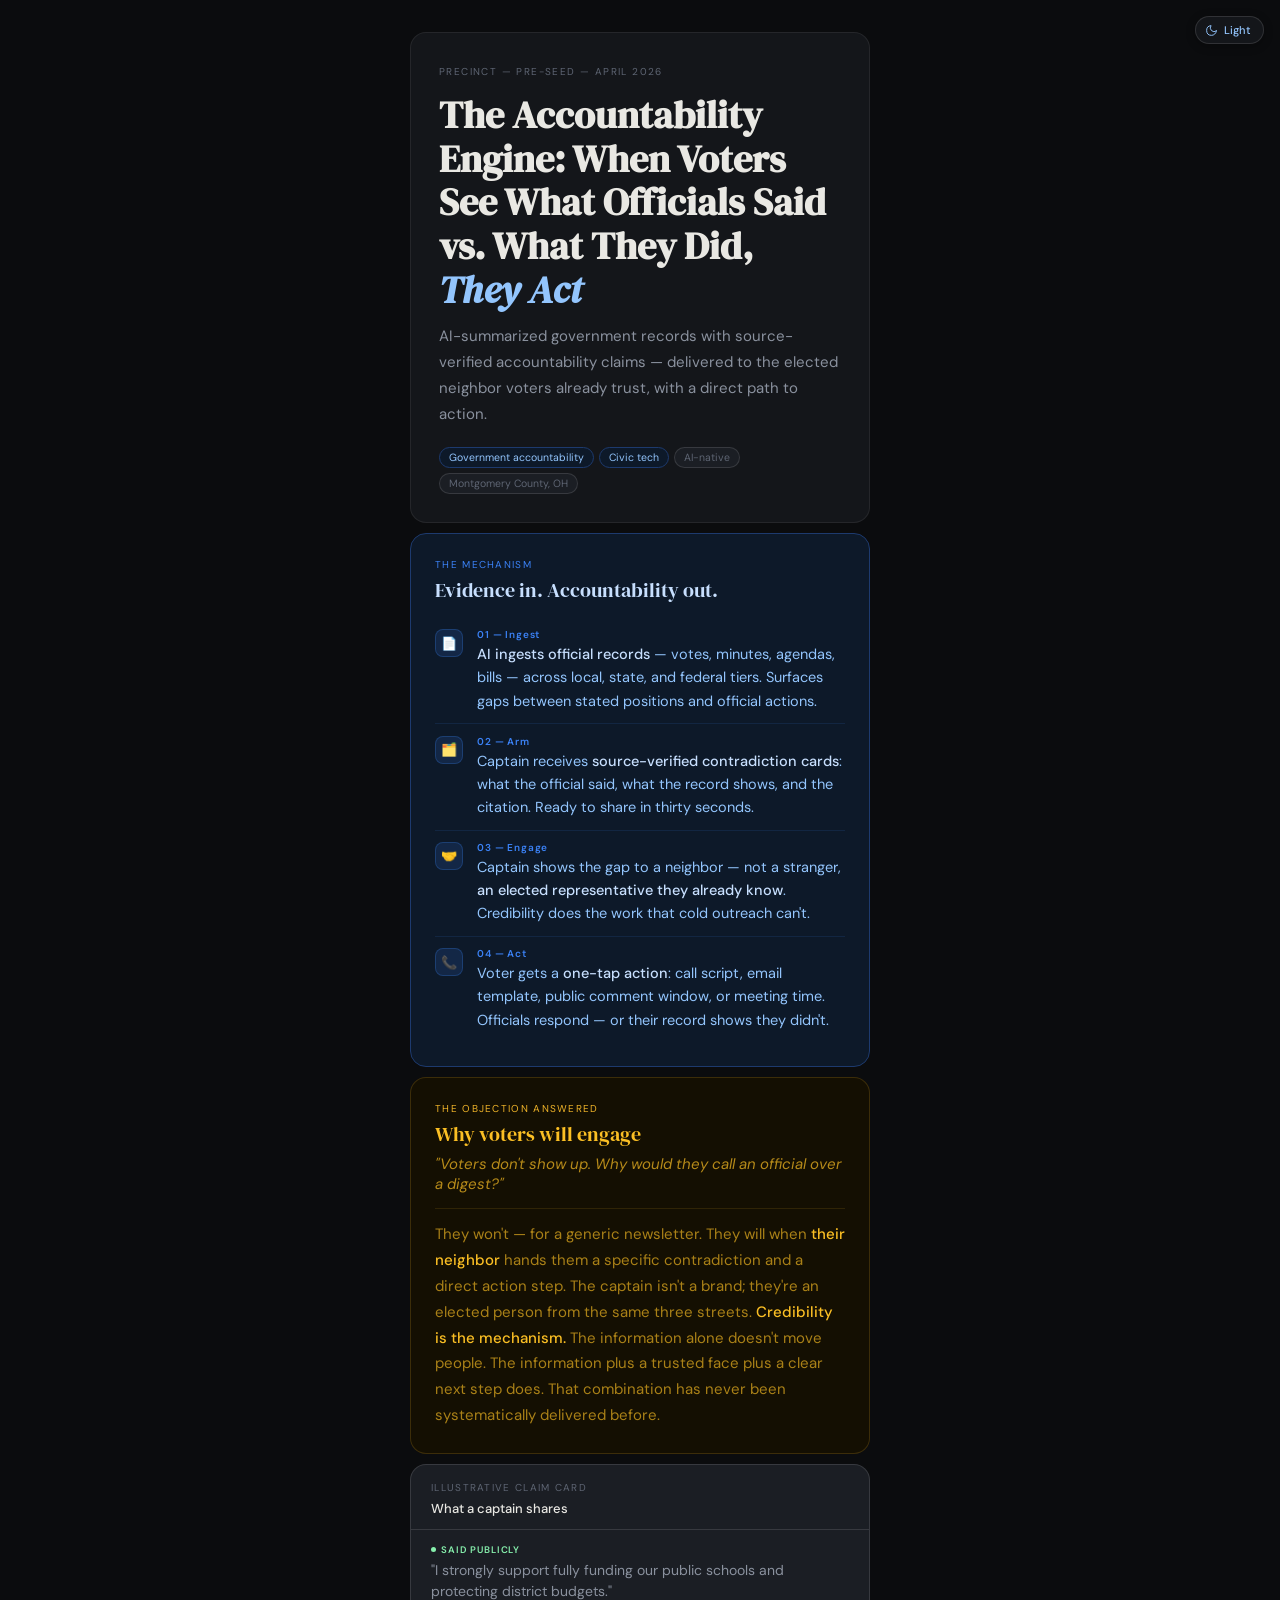
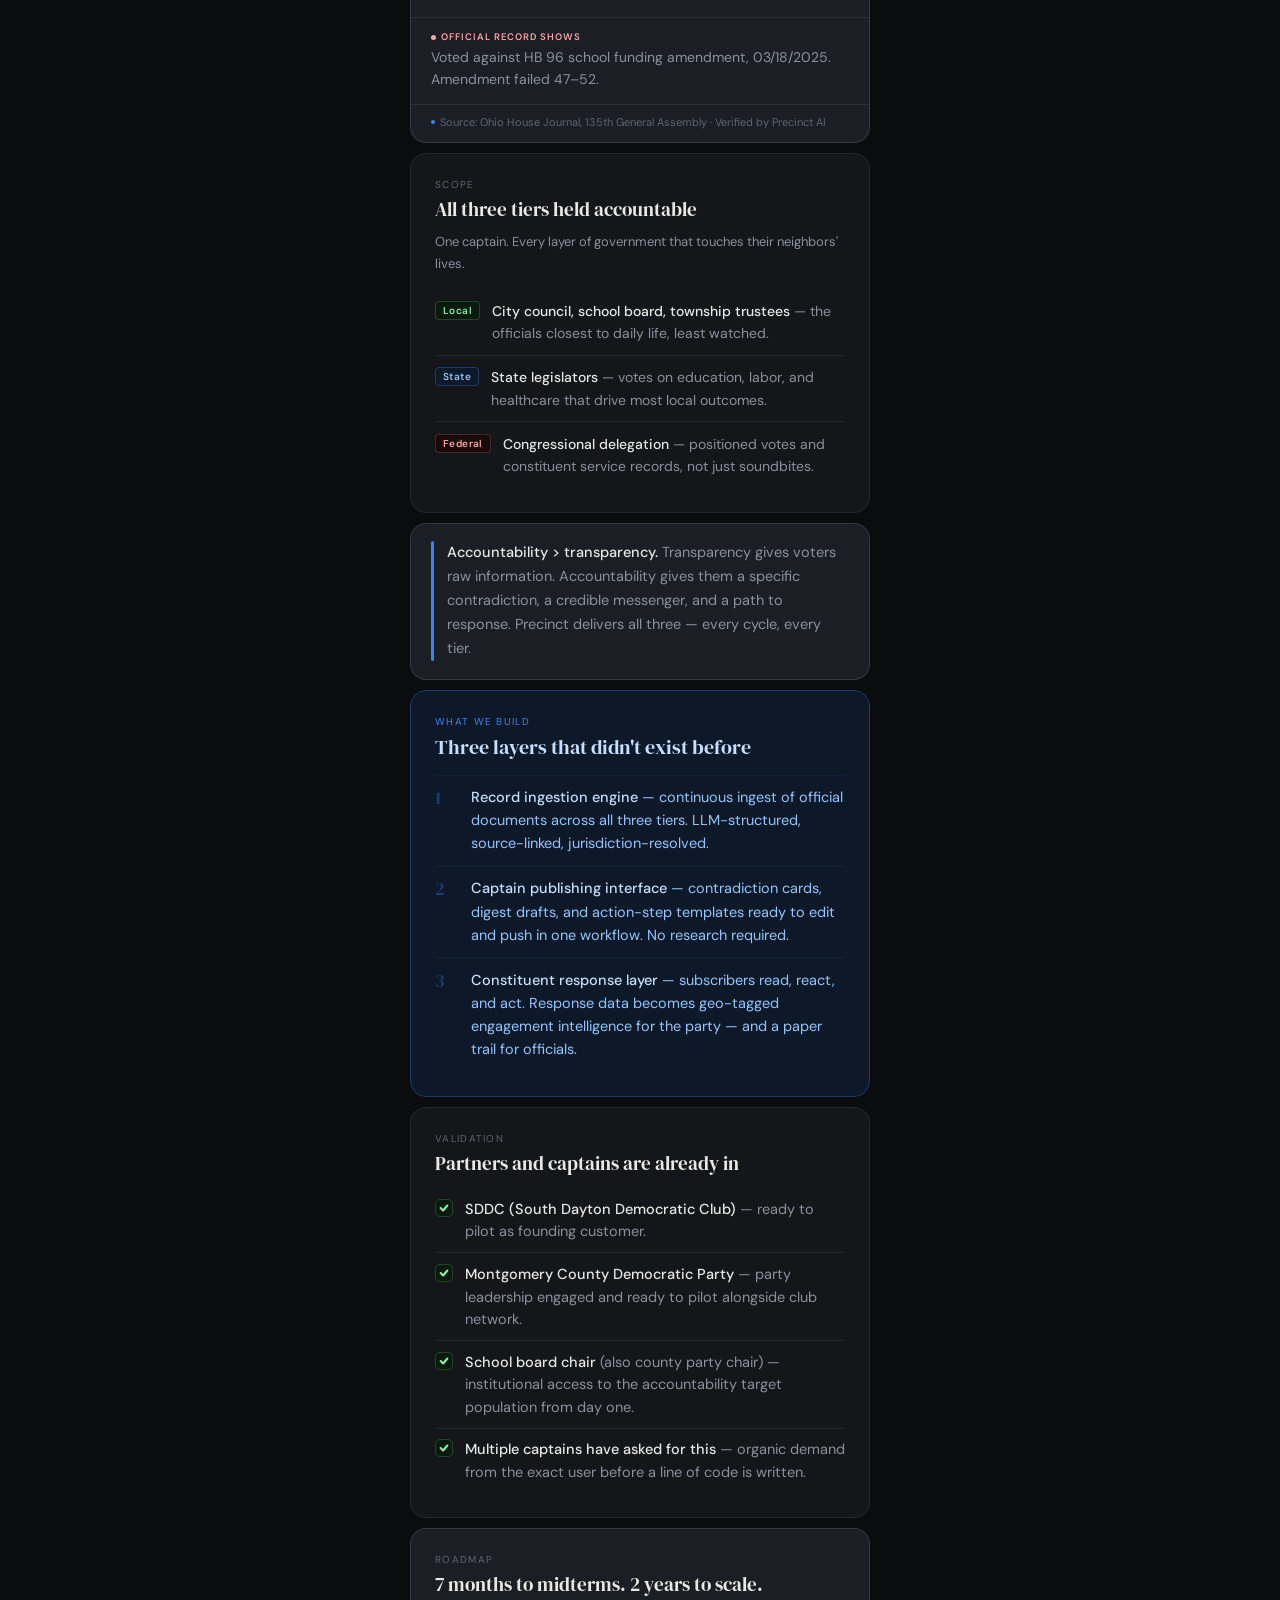
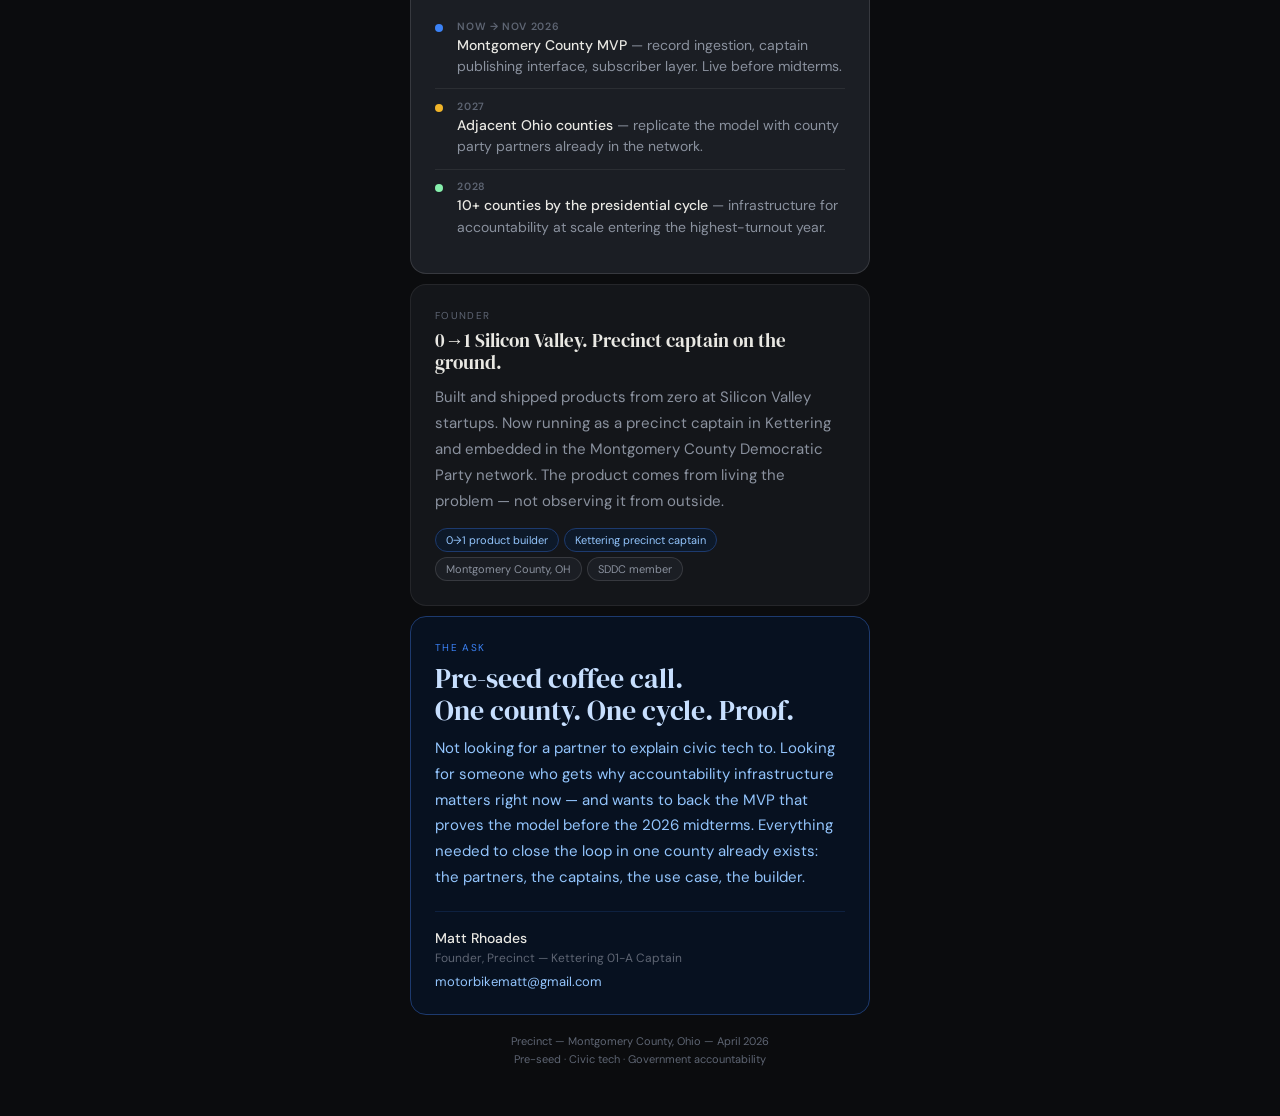
<file: precinct_pitch_onepager_v4.html>
<!DOCTYPE html>
<html lang="en">
<head>
<meta charset="UTF-8">
<meta name="viewport" content="width=device-width, initial-scale=1.0, maximum-scale=1.0">
<title>Precinct — The Accountability Engine</title>
<link rel="preconnect" href="https://fonts.googleapis.com">
<link href="https://fonts.googleapis.com/css2?family=DM+Serif+Display:ital@0;1&family=DM+Sans:opsz,wght@9..40,300;9..40,400;9..40,500;9..40,600&display=swap" rel="stylesheet">
<style>
*, *::before, *::after { box-sizing: border-box; margin: 0; padding: 0; }

:root {
  --bg:          #0b0c0e;
  --surface:     #14161a;
  --surface-2:   #1b1e24;
  --border:      rgba(255,255,255,0.07);
  --border-2:    rgba(255,255,255,0.12);
  --text:        #e9e8e3;
  --muted:       #5e6573;
  --muted-2:     #8a919e;
  --accent:      #3b82f6;
  --accent-dim:  #1d3a6e;
  --accent-bg:   #0d1929;
  --accent-text: #93c5fd;
  --gold:        #f0b429;
  --gold-bg:     #140f02;
  --gold-text:   #fbbf24;
  --gold-border: rgba(240,180,41,0.18);
  --green-bg:    #0a1a0d;
  --green-text:  #86efac;
  --green-border:rgba(134,239,172,0.2);
  --red-bg:      #1a0a0a;
  --red-text:    #fca5a5;
  --red-border:  rgba(252,165,165,0.2);
  --accent-heading: #c7dffe;
  --ask-bg:      #071120;
}

:root.light {
  --bg:          #f4f3ef;
  --surface:     #ffffff;
  --surface-2:   #eeecea;
  --border:      rgba(0,0,0,0.08);
  --border-2:    rgba(0,0,0,0.13);
  --text:        #141414;
  --muted:       #888;
  --muted-2:     #555;
  --accent:      #185FA5;
  --accent-dim:  #b5d4f4;
  --accent-bg:   #e5f0fb;
  --accent-text: #0c447c;
  --gold:        #b45309;
  --gold-bg:     #fffbeb;
  --gold-text:   #92400e;
  --gold-border: rgba(180,83,9,0.2);
  --green-bg:    #f0fdf4;
  --green-text:  #166534;
  --green-border:rgba(22,101,52,0.2);
  --red-bg:      #fff1f1;
  --red-text:    #991b1b;
  --red-border:  rgba(153,27,27,0.2);
  --accent-heading: #0b3d7a;
  --ask-bg:      #dbeafe;
}

body {
  font-family: 'DM Sans', sans-serif;
  font-weight: 400;
  color: var(--text);
  background: var(--bg);
  min-height: 100vh;
  padding: 2rem 1rem 3rem;
  display: flex;
  flex-direction: column;
  align-items: center;
}

/* ── layout shell ── */
.wrap {
  width: 100%;
  max-width: 460px;
  display: flex;
  flex-direction: column;
  gap: 10px;
}

/* ── base card ── */
.card {
  background: var(--surface);
  border: 0.5px solid var(--border);
  border-radius: 16px;
  padding: 1.5rem;
  position: relative;
  overflow: hidden;
}

.card-label {
  font-size: 10px;
  letter-spacing: 0.13em;
  text-transform: uppercase;
  color: var(--muted);
  margin-bottom: 0.5rem;
}

.card-title {
  font-family: 'DM Serif Display', serif;
  line-height: 1.15;
  color: var(--text);
}

.card-body {
  font-size: 15px;
  line-height: 1.72;
  color: var(--muted-2);
  margin-top: 0.6rem;
}

/* ── hero ── */
.c-hero {
  background: var(--surface);
  padding: 2rem 1.75rem 1.75rem;
}

.c-hero .eyebrow {
  font-size: 10px;
  letter-spacing: 0.14em;
  text-transform: uppercase;
  color: var(--muted);
  margin-bottom: 1rem;
}

.c-hero .card-title {
  font-size: clamp(28px, 8vw, 38px);
  margin-bottom: 0.75rem;
  color: var(--text);
}

.c-hero .card-title em {
  font-style: italic;
  color: var(--accent-text);
}

.c-hero .card-body {
  font-size: 15px;
  color: var(--muted-2);
  max-width: 400px;
}

.tag-row {
  display: flex;
  flex-wrap: wrap;
  gap: 5px;
  margin-top: 1.2rem;
}

.tag {
  font-size: 10.5px;
  padding: 3px 9px;
  border-radius: 20px;
  border: 0.5px solid var(--border-2);
  color: var(--muted);
  background: var(--surface-2);
}

.tag-blue {
  background: var(--accent-bg);
  border-color: var(--accent-dim);
  color: var(--accent-text);
}

/* ── mechanism loop ── */
.c-loop {
  background: var(--accent-bg);
  border-color: var(--accent-dim);
}

.c-loop .card-label { color: var(--accent); }

.c-loop .card-title {
  font-size: 20px;
  color: var(--accent-heading);
  margin-bottom: 1rem;
}

.loop-steps {
  display: flex;
  flex-direction: column;
  gap: 0;
}

.loop-step {
  display: flex;
  align-items: flex-start;
  gap: 0.9rem;
  padding: 0.65rem 0;
  border-bottom: 0.5px solid rgba(59,130,246,0.12);
}

.loop-step:last-child { border-bottom: none; }

.loop-icon {
  width: 28px;
  height: 28px;
  border-radius: 8px;
  background: rgba(59,130,246,0.14);
  border: 0.5px solid rgba(59,130,246,0.25);
  display: flex;
  align-items: center;
  justify-content: center;
  flex-shrink: 0;
  font-size: 13px;
  margin-top: 1px;
}

.loop-step-text {
  flex: 1;
}

.loop-step-num {
  font-size: 10px;
  color: var(--accent);
  letter-spacing: 0.08em;
  font-weight: 600;
  margin-bottom: 2px;
}

.loop-step-body {
  font-size: 14.5px;
  color: var(--accent-text);
  line-height: 1.6;
}

.loop-step-body strong {
  color: var(--accent-heading);
  font-weight: 500;
}

/* ── objection ── */
.c-objection {
  background: var(--gold-bg);
  border-color: var(--gold-border);
}

.c-objection .card-label { color: var(--gold); }

.c-objection .card-title {
  font-size: 20px;
  color: var(--gold-text);
  margin-bottom: 0.5rem;
}

.objection-q {
  font-size: 15px;
  font-style: italic;
  color: var(--gold-text);
  opacity: 0.7;
  margin-bottom: 0.85rem;
  padding-bottom: 0.85rem;
  border-bottom: 0.5px solid var(--gold-border);
}

.objection-a {
  font-size: 15px;
  line-height: 1.72;
  color: var(--muted-2);
}

:root:not(.light) .objection-a {
  color: rgba(251,191,36,0.65);
}

.objection-a strong {
  color: var(--gold-text);
  font-weight: 500;
}

/* ── contradiction demo ── */
.c-demo {
  background: var(--surface-2);
  border-color: var(--border-2);
  padding: 0;
  overflow: hidden;
}

.demo-header {
  padding: 1rem 1.25rem 0.75rem;
  border-bottom: 0.5px solid var(--border-2);
}

.demo-label {
  font-size: 10px;
  letter-spacing: 0.13em;
  text-transform: uppercase;
  color: var(--muted);
  margin-bottom: 0.4rem;
}

.demo-title {
  font-size: 13px;
  font-weight: 500;
  color: var(--text);
}

.demo-claim {
  padding: 0.85rem 1.25rem;
  border-bottom: 0.5px solid var(--border);
}

.demo-claim:last-child { border-bottom: none; }

.claim-tag {
  font-size: 9.5px;
  letter-spacing: 0.1em;
  text-transform: uppercase;
  font-weight: 600;
  margin-bottom: 4px;
  display: flex;
  align-items: center;
  gap: 5px;
}

.claim-tag-said { color: var(--green-text); }
.claim-tag-record { color: var(--red-text); }

.claim-dot {
  width: 5px;
  height: 5px;
  border-radius: 50%;
  display: inline-block;
  flex-shrink: 0;
}

.dot-green { background: var(--green-text); }
.dot-red   { background: var(--red-text); }

.claim-text {
  font-size: 14px;
  color: var(--muted-2);
  line-height: 1.55;
}

.demo-source {
  padding: 0.6rem 1.25rem 0.85rem;
  font-size: 11px;
  color: var(--muted);
  display: flex;
  align-items: center;
  gap: 5px;
}

.source-dot {
  width: 4px;
  height: 4px;
  border-radius: 50%;
  background: var(--accent);
  flex-shrink: 0;
}

/* ── three tiers ── */
.c-tiers {
  background: var(--surface);
  border-color: var(--border);
}

.tier-row {
  display: flex;
  flex-direction: column;
  gap: 0;
  margin-top: 0.85rem;
}

.tier-item {
  display: flex;
  align-items: flex-start;
  gap: 0.75rem;
  padding: 0.65rem 0;
  border-bottom: 0.5px solid var(--border);
}

.tier-item:last-child { border-bottom: none; }

.tier-badge {
  font-size: 10px;
  padding: 2px 7px;
  border-radius: 4px;
  font-weight: 600;
  letter-spacing: 0.04em;
  flex-shrink: 0;
  margin-top: 1px;
}

.tier-local  { background: var(--green-bg);  border: 0.5px solid var(--green-border); color: var(--green-text); }
.tier-state  { background: var(--accent-bg); border: 0.5px solid var(--accent-dim);  color: var(--accent-text); }
.tier-fed    { background: var(--red-bg);    border: 0.5px solid var(--red-border);   color: var(--red-text); }

.tier-text {
  font-size: 14px;
  line-height: 1.6;
  color: var(--muted-2);
}

.tier-text strong {
  color: var(--text);
  font-weight: 500;
}

/* ── solution ── */
.c-solution {
  background: var(--accent-bg);
  border-color: var(--accent-dim);
}

.c-solution .card-label { color: var(--accent); }
.c-solution .card-title { font-size: 20px; color: var(--accent-heading); margin-bottom: 0.85rem; }
.c-solution .card-body  { color: var(--accent-text); font-size: 15px; }

.solution-steps {
  display: flex;
  flex-direction: column;
  gap: 0;
  margin-top: 1rem;
}

.sol-step {
  display: flex;
  gap: 0.85rem;
  padding: 0.65rem 0;
  border-top: 0.5px solid rgba(59,130,246,0.1);
}

.sol-num {
  font-family: 'DM Serif Display', serif;
  font-size: 18px;
  color: rgba(59,130,246,0.35);
  flex-shrink: 0;
  width: 22px;
  margin-top: -1px;
}

.sol-text {
  font-size: 14.5px;
  color: var(--accent-text);
  line-height: 1.6;
}

.sol-text strong {
  color: var(--accent-heading);
  font-weight: 500;
}

/* ── traction ── */
.c-traction {
  background: var(--surface);
  border-color: var(--border);
}

.traction-items {
  display: flex;
  flex-direction: column;
  gap: 0;
  margin-top: 0.85rem;
}

.traction-item {
  display: flex;
  align-items: flex-start;
  gap: 0.75rem;
  padding: 0.6rem 0;
  border-bottom: 0.5px solid var(--border);
}

.traction-item:last-child { border-bottom: none; }

.traction-check {
  width: 18px;
  height: 18px;
  border-radius: 5px;
  background: var(--green-bg);
  border: 0.5px solid var(--green-border);
  display: flex;
  align-items: center;
  justify-content: center;
  flex-shrink: 0;
  margin-top: 1px;
}

.traction-check svg {
  width: 10px;
  height: 10px;
  stroke: var(--green-text);
  stroke-width: 2.5;
  stroke-linecap: round;
  stroke-linejoin: round;
  fill: none;
}

.traction-text {
  font-size: 14.5px;
  color: var(--muted-2);
  line-height: 1.55;
}

.traction-text strong {
  color: var(--text);
  font-weight: 500;
}

/* ── timeline ── */
.c-timeline {
  background: var(--surface-2);
  border-color: var(--border-2);
}

.timeline-row {
  display: flex;
  flex-direction: column;
  gap: 0;
  margin-top: 0.85rem;
}

.timeline-item {
  display: flex;
  align-items: flex-start;
  gap: 0.9rem;
  padding: 0.65rem 0;
  border-bottom: 0.5px solid var(--border);
  position: relative;
}

.timeline-item:last-child { border-bottom: none; }

.timeline-dot {
  width: 8px;
  height: 8px;
  border-radius: 50%;
  flex-shrink: 0;
  margin-top: 4px;
}

.dot-now   { background: var(--accent); }
.dot-mid   { background: var(--gold); }
.dot-far   { background: var(--green-text); }

.timeline-content {}

.timeline-date {
  font-size: 10.5px;
  font-weight: 600;
  letter-spacing: 0.06em;
  color: var(--muted);
  text-transform: uppercase;
  margin-bottom: 2px;
}

.timeline-desc {
  font-size: 14px;
  color: var(--muted-2);
  line-height: 1.55;
}

.timeline-desc strong {
  color: var(--text);
  font-weight: 500;
}

/* ── founder ── */
.c-founder {
  background: var(--surface);
  border-color: var(--border);
}

.c-founder .card-title {
  font-size: 19px;
  margin-bottom: 0.75rem;
}

.founder-pills {
  display: flex;
  flex-wrap: wrap;
  gap: 5px;
  margin-top: 0.85rem;
}

.pill {
  font-size: 11px;
  padding: 4px 10px;
  border-radius: 20px;
  border: 0.5px solid var(--border-2);
  color: var(--muted-2);
  background: var(--surface-2);
}

.pill-blue {
  background: var(--accent-bg);
  border-color: var(--accent-dim);
  color: var(--accent-text);
}

/* ── ask ── */
.c-ask {
  background: var(--ask-bg);
  border-color: var(--accent-dim);
}

.c-ask .card-label { color: var(--accent); }

.c-ask .card-title {
  font-size: clamp(22px, 6vw, 28px);
  color: var(--accent-heading);
  margin-bottom: 0.6rem;
}

.c-ask .card-body {
  color: var(--accent-text);
  font-size: 15px;
}

.ask-contact {
  margin-top: 1.25rem;
  padding-top: 1.1rem;
  border-top: 0.5px solid rgba(59,130,246,0.15);
  display: flex;
  flex-direction: column;
  gap: 3px;
}

.contact-name {
  font-size: 14px;
  font-weight: 500;
  color: var(--text);
}

.contact-role {
  font-size: 12px;
  color: var(--muted);
}

.contact-email {
  font-size: 13px;
  color: var(--accent-text);
  text-decoration: none;
  margin-top: 4px;
}

.contact-email:hover {
  text-decoration: underline;
}

/* ── footer ── */
.c-footer {
  text-align: center;
  background: transparent;
  border: none;
  padding: 0.5rem 0 0;
}

.footer-text {
  font-size: 11px;
  color: var(--muted);
  line-height: 1.6;
}

/* ── theme toggle ── */
.theme-toggle {
  position: fixed;
  top: 1rem;
  right: 1rem;
  z-index: 100;
  display: flex;
  align-items: center;
  gap: 6px;
  padding: 6px 12px 6px 9px;
  border-radius: 99px;
  border: 0.5px solid var(--border-2);
  background: var(--surface);
  color: var(--accent-text);
  font-family: 'DM Sans', sans-serif;
  font-size: 11px;
  font-weight: 500;
  cursor: pointer;
  box-shadow: 0 2px 10px rgba(0,0,0,0.3);
  transition: box-shadow 0.2s;
}

.theme-toggle:hover { box-shadow: 0 3px 16px rgba(0,0,0,0.4); }

.theme-toggle svg {
  width: 13px; height: 13px;
  fill: none; stroke: currentColor;
  stroke-width: 1.75;
  stroke-linecap: round;
  stroke-linejoin: round;
}

/* ── bridge callout ── */
.c-bridge {
  background: var(--surface-2);
  border-color: var(--border-2);
  display: flex;
  align-items: flex-start;
  gap: 0.85rem;
  padding: 1.1rem 1.25rem;
}

.bridge-line {
  width: 2.5px;
  align-self: stretch;
  background: var(--accent);
  border-radius: 2px;
  flex-shrink: 0;
  min-height: 20px;
}

.bridge-text {
  font-size: 14.5px;
  line-height: 1.65;
  color: var(--muted-2);
}

.bridge-text strong {
  color: var(--text);
  font-weight: 500;
}

</style>
</head>
<body>

<button class="theme-toggle" id="themeToggle" aria-label="Toggle theme">
  <svg id="icon-dark" viewBox="0 0 24 24"><path d="M21 12.79A9 9 0 1 1 11.21 3 7 7 0 0 0 21 12.79z"/></svg>
  <svg id="icon-light" viewBox="0 0 24 24" style="display:none"><circle cx="12" cy="12" r="5"/><line x1="12" y1="1" x2="12" y2="3"/><line x1="12" y1="21" x2="12" y2="23"/><line x1="4.22" y1="4.22" x2="5.64" y2="5.64"/><line x1="18.36" y1="18.36" x2="19.78" y2="19.78"/><line x1="1" y1="12" x2="3" y2="12"/><line x1="21" y1="12" x2="23" y2="12"/><line x1="4.22" y1="19.78" x2="5.64" y2="18.36"/><line x1="18.36" y1="5.64" x2="19.78" y2="4.22"/></svg>
  <span id="toggleLabel">Light</span>
</button>

<div class="wrap">

  <!-- ── HERO ── -->
  <div class="card c-hero">
    <p class="eyebrow">Precinct &mdash; Pre-seed &mdash; April 2026</p>
    <h1 class="card-title">The Accountability Engine: When Voters See What Officials Said vs. What They Did,<em> They Act</em></h1>
    <p class="card-body">AI-summarized government records with source-verified accountability claims — delivered to the elected neighbor voters already trust, with a direct path to action.</p>
    <div class="tag-row">
      <span class="tag tag-blue">Government accountability</span>
      <span class="tag tag-blue">Civic tech</span>
      <span class="tag">AI-native</span>
      <span class="tag">Montgomery County, OH</span>
    </div>
  </div>

  <!-- ── HOW IT WORKS ── -->
  <div class="card c-loop">
    <p class="card-label">The mechanism</p>
    <p class="card-title">Evidence in. Accountability out.</p>
    <div class="loop-steps">
      <div class="loop-step">
        <div class="loop-icon">📄</div>
        <div class="loop-step-text">
          <p class="loop-step-num">01 — Ingest</p>
          <p class="loop-step-body"><strong>AI ingests official records</strong> — votes, minutes, agendas, bills — across local, state, and federal tiers. Surfaces gaps between stated positions and official actions.</p>
        </div>
      </div>
      <div class="loop-step">
        <div class="loop-icon">🗂️</div>
        <div class="loop-step-text">
          <p class="loop-step-num">02 — Arm</p>
          <p class="loop-step-body">Captain receives <strong>source-verified contradiction cards</strong>: what the official said, what the record shows, and the citation. Ready to share in thirty seconds.</p>
        </div>
      </div>
      <div class="loop-step">
        <div class="loop-icon">🤝</div>
        <div class="loop-step-text">
          <p class="loop-step-num">03 — Engage</p>
          <p class="loop-step-body">Captain shows the gap to a neighbor — not a stranger, <strong>an elected representative they already know</strong>. Credibility does the work that cold outreach can't.</p>
        </div>
      </div>
      <div class="loop-step">
        <div class="loop-icon">📞</div>
        <div class="loop-step-text">
          <p class="loop-step-num">04 — Act</p>
          <p class="loop-step-body">Voter gets a <strong>one-tap action</strong>: call script, email template, public comment window, or meeting time. Officials respond — or their record shows they didn't.</p>
        </div>
      </div>
    </div>
  </div>

  <!-- ── OBJECTION ── -->
  <div class="card c-objection">
    <p class="card-label">The objection answered</p>
    <p class="card-title">Why voters will engage</p>
    <p class="objection-q">"Voters don't show up. Why would they call an official over a digest?"</p>
    <p class="objection-a">They won't — for a generic newsletter. They will when <strong>their neighbor</strong> hands them a specific contradiction and a direct action step. The captain isn't a brand; they're an elected person from the same three streets. <strong>Credibility is the mechanism.</strong> The information alone doesn't move people. The information plus a trusted face plus a clear next step does. That combination has never been systematically delivered before.</p>
  </div>

  <!-- ── CONTRADICTION DEMO ── -->
  <div class="card c-demo">
    <div class="demo-header">
      <p class="demo-label">Illustrative claim card</p>
      <p class="demo-title">What a captain shares</p>
    </div>
    <div class="demo-claim">
      <p class="claim-tag claim-tag-said">
        <span class="claim-dot dot-green"></span> Said publicly
      </p>
      <p class="claim-text">"I strongly support fully funding our public schools and protecting district budgets."</p>
    </div>
    <div class="demo-claim">
      <p class="claim-tag claim-tag-record">
        <span class="claim-dot dot-red"></span> Official record shows
      </p>
      <p class="claim-text">Voted against HB 96 school funding amendment, 03/18/2025. Amendment failed 47–52.</p>
    </div>
    <div class="demo-source">
      <span class="source-dot"></span>
      Source: Ohio House Journal, 135th General Assembly · Verified by Precinct AI
    </div>
  </div>

  <!-- ── THREE TIERS ── -->
  <div class="card c-tiers">
    <p class="card-label">Scope</p>
    <p class="card-title" style="font-size:19px; margin-bottom:0.15rem">All three tiers held accountable</p>
    <p class="card-body" style="margin-bottom:0; font-size:13px;">One captain. Every layer of government that touches their neighbors' lives.</p>
    <div class="tier-row">
      <div class="tier-item">
        <span class="tier-badge tier-local">Local</span>
        <span class="tier-text"><strong>City council, school board, township trustees</strong> — the officials closest to daily life, least watched.</span>
      </div>
      <div class="tier-item">
        <span class="tier-badge tier-state">State</span>
        <span class="tier-text"><strong>State legislators</strong> — votes on education, labor, and healthcare that drive most local outcomes.</span>
      </div>
      <div class="tier-item">
        <span class="tier-badge tier-fed">Federal</span>
        <span class="tier-text"><strong>Congressional delegation</strong> — positioned votes and constituent service records, not just soundbites.</span>
      </div>
    </div>
  </div>

  <!-- ── BRIDGE ── -->
  <div class="card c-bridge">
    <div class="bridge-line"></div>
    <p class="bridge-text"><strong>Accountability &gt; transparency.</strong> Transparency gives voters raw information. Accountability gives them a specific contradiction, a credible messenger, and a path to response. Precinct delivers all three — every cycle, every tier.</p>
  </div>

  <!-- ── SOLUTION ── -->
  <div class="card c-solution">
    <p class="card-label">What we build</p>
    <p class="card-title">Three layers that didn't exist before</p>
    <div class="solution-steps">
      <div class="sol-step">
        <span class="sol-num">1</span>
        <span class="sol-text"><strong>Record ingestion engine</strong> — continuous ingest of official documents across all three tiers. LLM-structured, source-linked, jurisdiction-resolved.</span>
      </div>
      <div class="sol-step">
        <span class="sol-num">2</span>
        <span class="sol-text"><strong>Captain publishing interface</strong> — contradiction cards, digest drafts, and action-step templates ready to edit and push in one workflow. No research required.</span>
      </div>
      <div class="sol-step">
        <span class="sol-num">3</span>
        <span class="sol-text"><strong>Constituent response layer</strong> — subscribers read, react, and act. Response data becomes geo-tagged engagement intelligence for the party — and a paper trail for officials.</span>
      </div>
    </div>
  </div>

  <!-- ── TRACTION ── -->
  <div class="card c-traction">
    <p class="card-label">Validation</p>
    <p class="card-title" style="font-size:19px;">Partners and captains are already in</p>
    <div class="traction-items">
      <div class="traction-item">
        <div class="traction-check"><svg viewBox="0 0 12 12"><polyline points="2,6 5,9 10,3"/></svg></div>
        <span class="traction-text"><strong>SDDC (South Dayton Democratic Club)</strong> — ready to pilot as founding customer.</span>
      </div>
      <div class="traction-item">
        <div class="traction-check"><svg viewBox="0 0 12 12"><polyline points="2,6 5,9 10,3"/></svg></div>
        <span class="traction-text"><strong>Montgomery County Democratic Party</strong> — party leadership engaged and ready to pilot alongside club network.</span>
      </div>
      <div class="traction-item">
        <div class="traction-check"><svg viewBox="0 0 12 12"><polyline points="2,6 5,9 10,3"/></svg></div>
        <span class="traction-text"><strong>School board chair</strong> (also county party chair) — institutional access to the accountability target population from day one.</span>
      </div>
      <div class="traction-item">
        <div class="traction-check"><svg viewBox="0 0 12 12"><polyline points="2,6 5,9 10,3"/></svg></div>
        <span class="traction-text"><strong>Multiple captains have asked for this</strong> — organic demand from the exact user before a line of code is written.</span>
      </div>
    </div>
  </div>

  <!-- ── TIMELINE ── -->
  <div class="card c-timeline">
    <p class="card-label">Roadmap</p>
    <p class="card-title" style="font-size:19px;">7 months to midterms. 2 years to scale.</p>
    <div class="timeline-row">
      <div class="timeline-item">
        <span class="timeline-dot dot-now"></span>
        <div class="timeline-content">
          <p class="timeline-date">Now → Nov 2026</p>
          <p class="timeline-desc"><strong>Montgomery County MVP</strong> — record ingestion, captain publishing interface, subscriber layer. Live before midterms.</p>
        </div>
      </div>
      <div class="timeline-item">
        <span class="timeline-dot dot-mid"></span>
        <div class="timeline-content">
          <p class="timeline-date">2027</p>
          <p class="timeline-desc"><strong>Adjacent Ohio counties</strong> — replicate the model with county party partners already in the network.</p>
        </div>
      </div>
      <div class="timeline-item">
        <span class="timeline-dot dot-far"></span>
        <div class="timeline-content">
          <p class="timeline-date">2028</p>
          <p class="timeline-desc"><strong>10+ counties by the presidential cycle</strong> — infrastructure for accountability at scale entering the highest-turnout year.</p>
        </div>
      </div>
    </div>
  </div>

  <!-- ── FOUNDER ── -->
  <div class="card c-founder">
    <p class="card-label">Founder</p>
    <p class="card-title">0→1 Silicon Valley. Precinct captain on the ground.</p>
    <p class="card-body">Built and shipped products from zero at Silicon Valley startups. Now running as a precinct captain in Kettering and embedded in the Montgomery County Democratic Party network. The product comes from living the problem — not observing it from outside.</p>
    <div class="founder-pills">
      <span class="pill pill-blue">0→1 product builder</span>
      <span class="pill pill-blue">Kettering precinct captain</span>
      <span class="pill">Montgomery County, OH</span>
      <span class="pill">SDDC member</span>
    </div>
  </div>

  <!-- ── ASK ── -->
  <div class="card c-ask">
    <p class="card-label">The ask</p>
    <p class="card-title">Pre-seed coffee call.<br>One county. One cycle. Proof.</p>
    <p class="card-body">Not looking for a partner to explain civic tech to. Looking for someone who gets why accountability infrastructure matters right now — and wants to back the MVP that proves the model before the 2026 midterms. Everything needed to close the loop in one county already exists: the partners, the captains, the use case, the builder.</p>
    <div class="ask-contact">
      <span class="contact-name">Matt Rhoades</span>
      <span class="contact-role">Founder, Precinct &mdash; Kettering 01-A Captain</span>
      <a class="contact-email" href="mailto:motorbikematt@gmail.com">motorbikematt@gmail.com</a>
    </div>
  </div>

  <!-- ── FOOTER ── -->
  <div class="card c-footer">
    <p class="footer-text">Precinct &mdash; Montgomery County, Ohio &mdash; April 2026<br>Pre-seed · Civic tech · Government accountability</p>
  </div>

</div>

<script>
  const root = document.documentElement;
  const btn = document.getElementById('themeToggle');
  const iconDark = document.getElementById('icon-dark');
  const iconLight = document.getElementById('icon-light');
  const label = document.getElementById('toggleLabel');
  let isLight = false;

  btn.addEventListener('click', () => {
    isLight = !isLight;
    if (isLight) {
      root.classList.add('light');
      iconDark.style.display = 'none';
      iconLight.style.display = 'block';
      label.textContent = 'Dark';
    } else {
      root.classList.remove('light');
      iconDark.style.display = 'block';
      iconLight.style.display = 'none';
      label.textContent = 'Light';
    }
  });
</script>
</body>
</html>
</file>
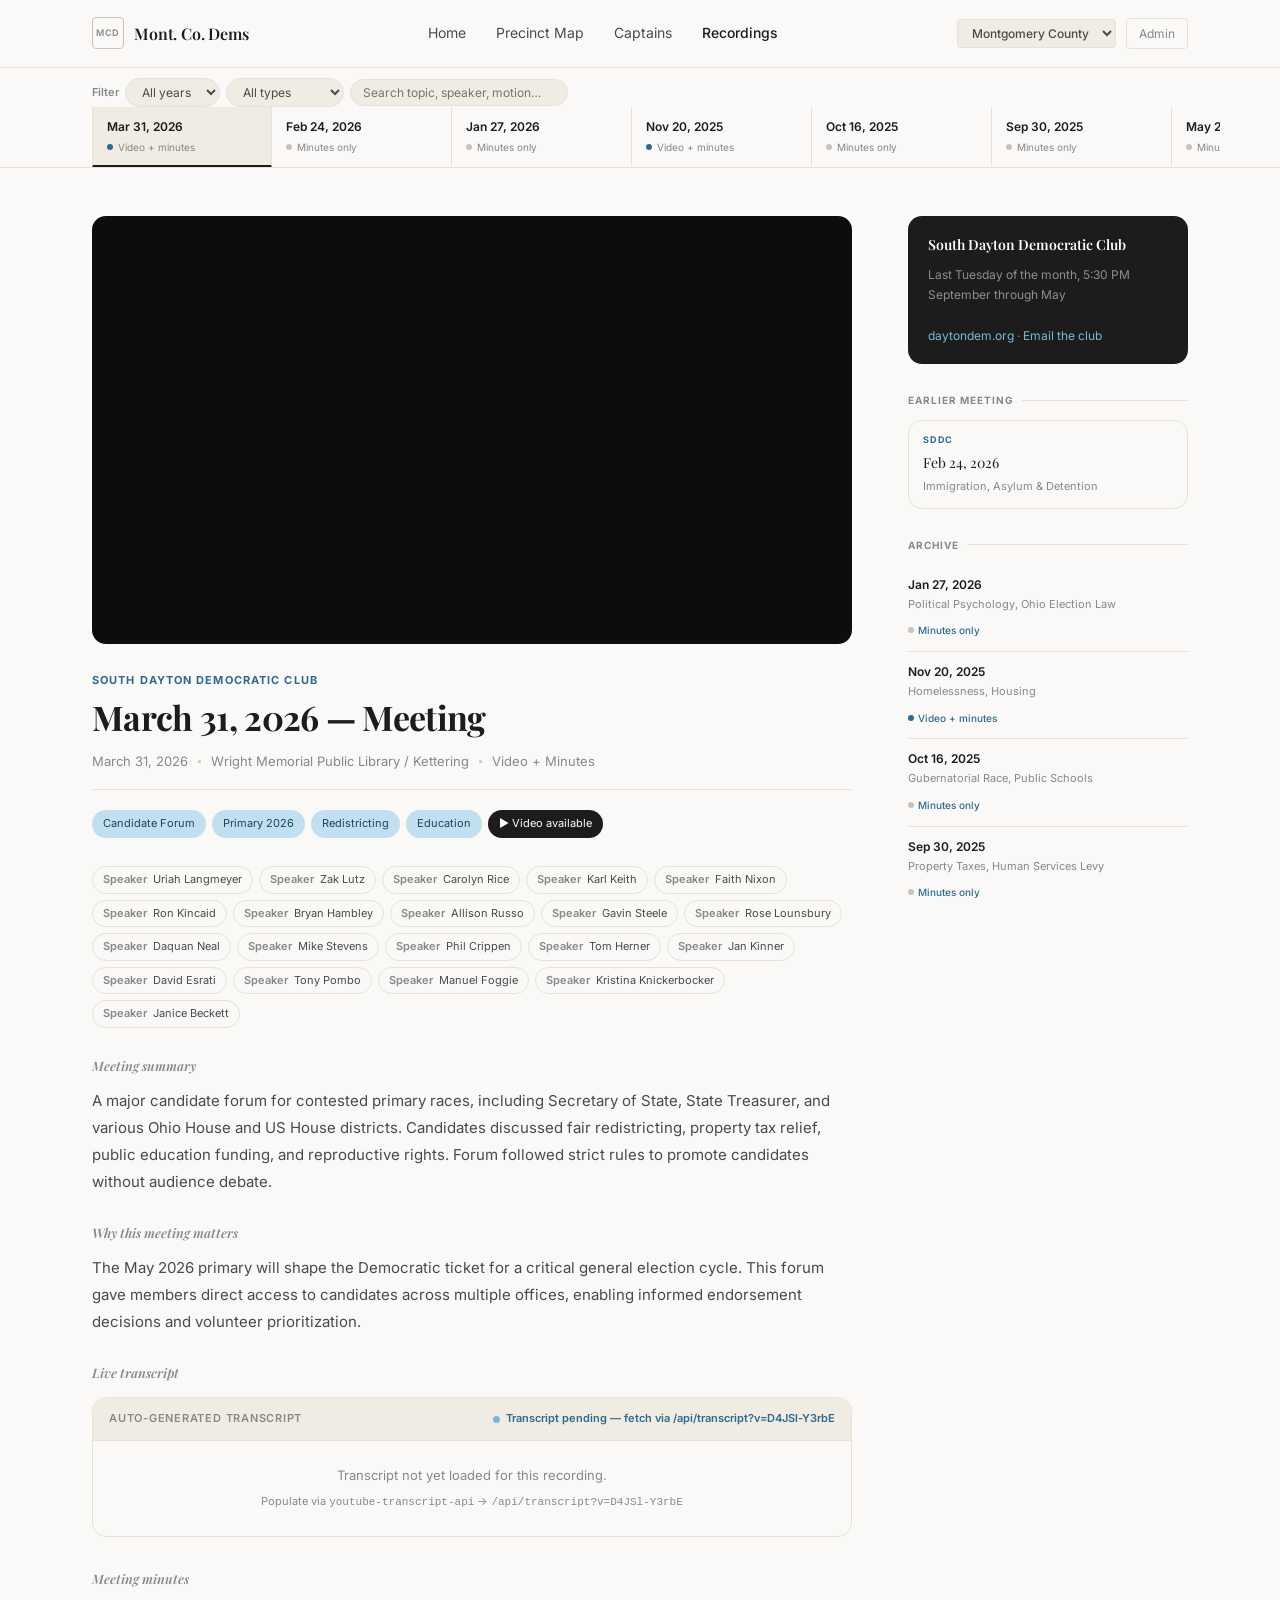
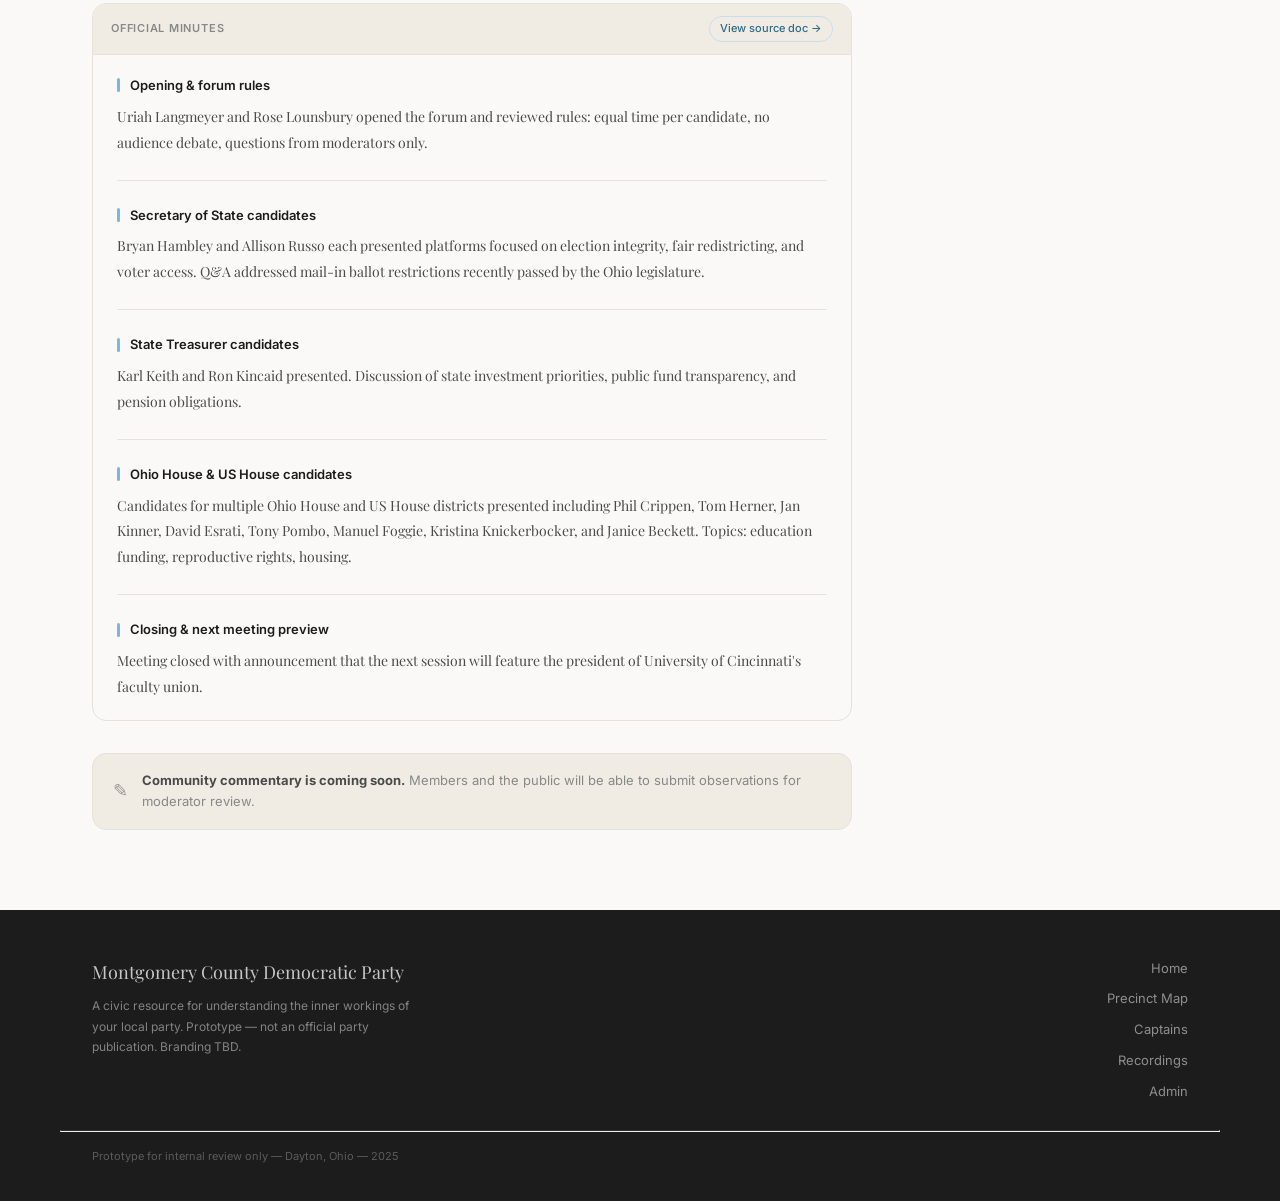
<file: recordings.html>
<!DOCTYPE html>
<html lang="en">
<head>
  <meta charset="UTF-8">
  <meta name="viewport" content="width=device-width, initial-scale=1.0">
  <title>Meeting Minutes — South Dayton Democratic Club</title>
  <link rel="stylesheet" href="style.css">
  <style>
    .dir-wrap {
      position: sticky; top: var(--nav-h); z-index: 90;
      background: var(--warm-white); border-bottom: 1px solid var(--border);
    }
    .dir-filters {
      max-width: var(--max-w); margin: 0 auto; padding: 10px 32px 0;
      display: flex; gap: 6px; align-items: center; flex-wrap: wrap;
    }
    .dir-filters-label { font-size: 11px; font-weight: 600; color: var(--slate-mid); }
    .dir-filters select, .dir-filters input[type="text"] {
      font-family: var(--font-sans); font-size: 12px; padding: 5px 12px;
      border-radius: 20px; border: 1px solid var(--border);
      background: var(--cream); color: var(--slate); outline: none; width: auto;
    }
    .dir-filters select:focus, .dir-filters input:focus { border-color: var(--sky-mid); background: var(--warm-white); }
    .dir-filters input { min-width: 200px; }
    .dir-strip {
      max-width: var(--max-w); margin: 0 auto; padding: 0 32px;
      display: flex; overflow-x: auto; scrollbar-width: none;
    }
    .dir-strip::-webkit-scrollbar { display: none; }
    .dir-card {
      flex-shrink: 0; width: 180px; padding: 10px 14px;
      border-right: 1px solid var(--border); border-bottom: 3px solid transparent;
      margin-bottom: -1px; cursor: pointer; transition: background .12s;
    }
    .dir-card:first-child { border-left: 1px solid var(--border); }
    .dir-card:hover  { background: var(--cream); }
    .dir-card.active { background: var(--cream); border-bottom-color: var(--charcoal); }
    .dc-date { font-size: 12px; font-weight: 600; color: var(--charcoal); margin-bottom: 3px; }
    .dc-tag  { font-size: 10px; color: var(--slate-mid); display: flex; align-items: center; gap: 5px; }
    .dc-dot  { width: 6px; height: 6px; border-radius: 50%; flex-shrink: 0; }
    .dc-dot-v { background: var(--sky-deep); }
    .dc-dot-m { background: var(--border-dark); }

    .page-body {
      max-width: var(--max-w); margin: 0 auto;
      padding: 48px 32px 80px;
      display: grid; grid-template-columns: 1fr 280px;
      gap: 56px; align-items: start;
    }

    /* Article */
    .article-kicker { font-size: 11px; font-weight: 700; letter-spacing: .1em; text-transform: uppercase; color: var(--sky-deep); margin-bottom: 10px; }
    .article-title { font-family: var(--font-display); font-size: clamp(22px,3vw,34px); font-weight: 700; letter-spacing: -0.02em; line-height: 1.1; color: var(--charcoal); margin-bottom: 14px; }
    .article-byline { display: flex; gap: 10px; align-items: center; flex-wrap: wrap; font-size: 13px; color: var(--slate-mid); padding-bottom: 18px; border-bottom: 1px solid var(--border); margin-bottom: 20px; }
    .byline-dot { width: 3px; height: 3px; border-radius: 50%; background: var(--border-dark); }
    .meta-chips { display: flex; flex-wrap: wrap; gap: 6px; margin-bottom: 28px; }
    .chip { display: inline-flex; align-items: center; gap: 4px; font-size: 11px; padding: 4px 10px; border-radius: 20px; border: 1px solid var(--border); color: var(--slate); background: var(--warm-white); }
    .chip-lbl { font-weight: 600; color: var(--slate-mid); }
    .chip-sky { background: var(--sky); color: var(--sky-dark); border-color: transparent; }
    .chip-dark { background: var(--charcoal); color: #fff; border-color: transparent; }

    /* Video */
    .video-hero { width: 100%; aspect-ratio: 16/9; background: #0d0d0d; border-radius: var(--radius-lg); overflow: hidden; margin-bottom: 28px; }
    .video-hero iframe, .video-hero #yt-player { width: 100%; height: 100%; border: none; display: block; }
    .no-video-banner { display: flex; align-items: center; gap: 14px; padding: 16px 20px; margin-bottom: 28px; background: var(--cream); border: 1px solid var(--border); border-radius: var(--radius-lg); }
    .no-video-icon { font-size: 20px; opacity: .4; flex-shrink: 0; }
    .no-video-text { font-size: 13px; color: var(--slate-mid); line-height: 1.6; }
    .no-video-text strong { color: var(--slate); }

    /* Editorial */
    .ed-block { margin-bottom: 28px; }
    .ed-block h3 { font-family: var(--font-display); font-size: 13px; font-weight: 600; font-style: italic; color: var(--slate-mid); margin-bottom: 10px; }
    .ed-block p { font-size: 15px; line-height: 1.8; color: var(--slate); }

    /* Speakers */
    .speakers-row { display: flex; flex-wrap: wrap; gap: 6px; margin-bottom: 28px; }

    /* Timestamps */
    .ts-list { display: flex; flex-direction: column; margin-bottom: 28px; }
    .ts-row { display: flex; gap: 16px; align-items: baseline; padding: 8px 8px; border-bottom: 1px solid var(--border); cursor: pointer; border-radius: var(--radius-sm); transition: background .1s; margin: 0 -8px; }
    .ts-row:last-child { border-bottom: none; }
    .ts-row:hover { background: var(--cream); }
    .ts-time { font-size: 12px; font-weight: 700; color: var(--sky-deep); min-width: 40px; font-variant-numeric: tabular-nums; }
    .ts-label { font-size: 13px; color: var(--slate); line-height: 1.4; }

    /* Synced transcript */
    .tx-section { margin-bottom: 32px; }
    .tx-section h3 { font-family: var(--font-display); font-size: 13px; font-weight: 600; font-style: italic; color: var(--slate-mid); margin-bottom: 14px; }
    .tx-panel { border: 1px solid var(--border); border-radius: var(--radius-lg); overflow: hidden; background: var(--warm-white); }
    .tx-panel-hdr { display: flex; align-items: center; justify-content: space-between; padding: 12px 16px; border-bottom: 1px solid var(--border); background: var(--cream); }
    .tx-panel-hdr-label { font-size: 11px; font-weight: 600; letter-spacing: .07em; text-transform: uppercase; color: var(--slate-mid); }
    .tx-sync-badge { display: flex; align-items: center; gap: 6px; font-size: 11px; font-weight: 600; color: var(--sky-deep); }
    .sync-dot { width: 7px; height: 7px; border-radius: 50%; background: var(--sky-mid); }
    .sync-dot.live { animation: pulse-dot 1.4s ease-in-out infinite; }
    @keyframes pulse-dot { 0%,100%{opacity:1;transform:scale(1);}50%{opacity:.35;transform:scale(.65);} }
    .tx-body { height: 280px; overflow-y: auto; padding: 12px 8px; scroll-behavior: smooth; }
    .tx-body::-webkit-scrollbar { width: 3px; }
    .tx-body::-webkit-scrollbar-thumb { background: var(--border-dark); border-radius: 2px; }
    .tx-seg { display: flex; gap: 14px; padding: 7px 10px; border-radius: var(--radius-sm); cursor: pointer; transition: background .1s; margin-bottom: 1px; align-items: baseline; }
    .tx-seg:hover { background: var(--cream); }
    .tx-seg.active { background: var(--sky); }
    .tx-seg.active .tx-t { color: var(--sky-dark); }
    .tx-seg.active .tx-w { color: var(--sky-dark); font-weight: 500; }
    .tx-seg.past .tx-t { color: var(--border-dark); }
    .tx-seg.past .tx-w { color: var(--slate-mid); }
    .tx-t { font-size: 11px; font-weight: 700; color: var(--slate-mid); min-width: 36px; font-variant-numeric: tabular-nums; flex-shrink: 0; padding-top: 2px; transition: color .1s; }
    .tx-w { font-size: 14px; line-height: 1.65; color: var(--slate); transition: color .1s; }
    .tx-pending { padding: 24px; text-align: center; font-size: 13px; color: var(--slate-mid); line-height: 1.65; }

    /* Minutes */
    .minutes-section { margin-bottom: 32px; }
    .minutes-section h3 { font-family: var(--font-display); font-size: 13px; font-weight: 600; font-style: italic; color: var(--slate-mid); margin-bottom: 14px; }
    .minutes-panel { border: 1px solid var(--border); border-radius: var(--radius-lg); overflow: hidden; background: var(--warm-white); }
    .minutes-panel-hdr { display: flex; align-items: center; justify-content: space-between; padding: 12px 18px; border-bottom: 1px solid var(--border); background: var(--cream); }
    .minutes-panel-hdr-label { font-size: 11px; font-weight: 600; letter-spacing: .07em; text-transform: uppercase; color: var(--slate-mid); }
    .minutes-src-link { font-size: 11px; font-weight: 500; color: var(--sky-deep); display: flex; align-items: center; gap: 5px; padding: 3px 10px; border: 1px solid var(--sky); border-radius: 20px; transition: background .1s; }
    .minutes-src-link:hover { background: var(--sky); color: var(--sky-dark); }
    .minutes-body { padding: 20px 24px; }
    .agenda-item { margin-bottom: 24px; padding-bottom: 24px; border-bottom: 1px solid var(--border); }
    .agenda-item:last-child { border: none; margin-bottom: 0; padding-bottom: 0; }
    .agenda-item-label { display: flex; align-items: center; gap: 10px; font-size: 13px; font-weight: 600; color: var(--charcoal); margin-bottom: 8px; }
    .agenda-item-label::before { content:''; width:3px; height:14px; background:var(--sky-mid); border-radius:2px; flex-shrink:0; }
    .agenda-item-text { font-size: 14px; line-height: 1.85; color: var(--slate); font-family: var(--font-display); font-weight: 400; }
    .motion-block { margin-top: 10px; padding: 10px 14px; background: var(--cream); border-left: 3px solid var(--charcoal); border-radius: 0 var(--radius-sm) var(--radius-sm) 0; font-size: 13px; color: var(--charcoal); line-height: 1.6; }

    /* Community hint */
    .community-hint { margin-top: 28px; padding: 16px 20px; background: var(--cream); border-radius: var(--radius-lg); border: 1px solid var(--border); display: flex; align-items: center; gap: 14px; }
    .community-hint-icon { font-size: 18px; opacity: .4; flex-shrink: 0; }
    .community-hint p { font-size: 13px; color: var(--slate-mid); line-height: 1.65; }
    .community-hint strong { color: var(--slate); }

    /* Aside */
    .article-aside { position: sticky; top: calc(var(--nav-h) + 110px); }
    .aside-sec { margin-bottom: 28px; }
    .aside-lbl { font-size: 10px; font-weight: 700; letter-spacing: .1em; text-transform: uppercase; color: var(--slate-mid); margin-bottom: 12px; display: flex; align-items: center; gap: 8px; }
    .aside-lbl::after { content:''; flex:1; height:1px; background:var(--border); }
    .sddc-about { background: var(--charcoal); border-radius: var(--radius-lg); padding: 18px 20px; margin-bottom: 28px; }
    .sddc-about h4 { font-family: var(--font-display); font-size: 14px; font-weight: 600; color: #fff; margin-bottom: 8px; }
    .sddc-about p { font-size: 12px; color: rgba(255,255,255,.5); line-height: 1.7; }
    .sddc-about a { color: var(--sky-mid); }
    .adj-card { border: 1px solid var(--border); border-radius: var(--radius-lg); overflow: hidden; cursor: pointer; transition: border-color .15s; background: var(--warm-white); }
    .adj-card:hover { border-color: var(--border-dark); }
    .adj-card-body { padding: 12px 14px; }
    .adj-org  { font-size: 9px; font-weight: 700; letter-spacing: .09em; text-transform: uppercase; color: var(--sky-deep); margin-bottom: 4px; }
    .adj-date { font-family: var(--font-display); font-size: 14px; color: var(--charcoal); margin-bottom: 4px; }
    .adj-topic { font-size: 11px; color: var(--slate-mid); }
    .more-item { padding: 10px 0; border-bottom: 1px solid var(--border); cursor: pointer; transition: opacity .12s; }
    .more-item:last-child { border: none; }
    .more-item:hover { opacity: .65; }
    .more-date  { font-size: 12px; font-weight: 600; color: var(--charcoal); margin-bottom: 2px; }
    .more-topic { font-size: 11px; color: var(--slate-mid); margin-bottom: 2px; }
    .more-badge { display: inline-flex; align-items: center; gap: 4px; font-size: 10px; font-weight: 500; color: var(--sky-deep); }

    @media (max-width: 960px) {
      .page-body { grid-template-columns: 1fr; gap: 32px; padding: 24px 20px 60px; }
      .article-aside { position: static; }
      .dir-filters { padding: 8px 16px 0; }
      .dir-strip   { padding: 0 16px; }
    }
  </style>
</head>
<body>

<nav class="site-nav" id="site-nav"></nav>
<div class="nav-spacer"></div>

<div class="dir-wrap">
  <div class="dir-filters">
    <span class="dir-filters-label">Filter</span>
    <select id="f-year" onchange="applyFilter()">
      <option value="">All years</option>
      <option value="2026">2026</option>
      <option value="2025">2025</option>
      <option value="2024">2024</option>
    </select>
    <select id="f-type" onchange="applyFilter()">
      <option value="">All types</option>
      <option value="video">With video</option>
      <option value="minutes">Minutes only</option>
    </select>
    <input type="text" id="f-search" placeholder="Search topic, speaker, motion&hellip;" oninput="applyFilter()">
  </div>
  <div class="dir-strip" id="dir-strip"></div>
</div>

<div class="page-body">
  <article id="article-main"></article>
  <aside   id="article-aside" class="article-aside"></aside>
</div>

<footer class="site-footer" id="site-footer"></footer>

<script src="https://www.youtube.com/iframe_api"></script>
<script src="shared.js"></script>
<script>
renderNav('recordings');
renderFooter();
injectCountyModal();

/* ══════════════════════════════════════════════════════
   ALL 18 SDDC MEETINGS
   Sources:
   - Summaries: https://docs.google.com/document/d/15YT2oM6YmUp7wpQAHZYQee4UcikMN2KZ-U9IT5nwVT0
   - Minutes index: https://daytondem.org/meeting-minutes/
   - Videos: YouTube (5 meetings)
   
   hasVideo: true → YouTube IFrame API player + transcript panel
   hasVideo: false → minutes-only mode
   transcript: null → video present but transcript not yet fetched
                      (populate via /api/transcript?v=ytId in Claude Code session)
══════════════════════════════════════════════════════ */
const MEETINGS = [

  /* ── 2026 ──────────────────────────────────────────── */
  {
    id: 1,
    date: 'March 31, 2026', shortDate: 'Mar 31, 2026', year: '2026',
    hasVideo: true, ytId: 'D4JSl-Y3rbE', transcript: null,
    gdocUrl: 'https://docs.google.com/document/d/1sFAjllfO_iHzSKG1jfu-8G1nl4PCAzeW-_Jx5PAfo9g/edit',
    topics: ['Candidate Forum', 'Primary 2026', 'Redistricting', 'Education'],
    speakers: ['Uriah Langmeyer','Zak Lutz','Carolyn Rice','Karl Keith','Faith Nixon','Ron Kincaid','Bryan Hambley','Allison Russo','Gavin Steele','Rose Lounsbury','Daquan Neal','Mike Stevens','Phil Crippen','Tom Herner','Jan Kinner','David Esrati','Tony Pombo','Manuel Foggie','Kristina Knickerbocker','Janice Beckett'],
    summary: 'A major candidate forum for contested primary races, including Secretary of State, State Treasurer, and various Ohio House and US House districts. Candidates discussed fair redistricting, property tax relief, public education funding, and reproductive rights. Forum followed strict rules to promote candidates without audience debate.',
    whyItMatters: 'The May 2026 primary will shape the Democratic ticket for a critical general election cycle. This forum gave members direct access to candidates across multiple offices, enabling informed endorsement decisions and volunteer prioritization.',
    agendaItems: [
      { label: 'Opening & forum rules', text: 'Uriah Langmeyer and Rose Lounsbury opened the forum and reviewed rules: equal time per candidate, no audience debate, questions from moderators only.' },
      { label: 'Secretary of State candidates', text: 'Bryan Hambley and Allison Russo each presented platforms focused on election integrity, fair redistricting, and voter access. Q&A addressed mail-in ballot restrictions recently passed by the Ohio legislature.' },
      { label: 'State Treasurer candidates', text: 'Karl Keith and Ron Kincaid presented. Discussion of state investment priorities, public fund transparency, and pension obligations.' },
      { label: 'Ohio House & US House candidates', text: 'Candidates for multiple Ohio House and US House districts presented including Phil Crippen, Tom Herner, Jan Kinner, David Esrati, Tony Pombo, Manuel Foggie, Kristina Knickerbocker, and Janice Beckett. Topics: education funding, reproductive rights, housing.' },
      { label: 'Closing & next meeting preview', text: 'Meeting closed with announcement that the next session will feature the president of University of Cincinnati\'s faculty union.', motion: null },
    ],
    timestamps: [],
  },

  {
    id: 2,
    date: 'February 24, 2026', shortDate: 'Feb 24, 2026', year: '2026',
    hasVideo: false,
    gdocUrl: 'https://docs.google.com/document/d/1mGt9mIAKm1XxzEsqgkQEG5BJPQObUES0fhoc9DqEsxI/edit',
    topics: ['Immigration', 'Asylum & Detention', 'Candidate Introductions'],
    speakers: ['Rose Lounsbury','Zak Lutz','David Larson','Gabriela Pickett','Miranda Hallet','Imam Ayman Soliman'],
    summary: 'A panel on immigration discussed legal challenges such as detention, asylum seeking, the eroding trust in communities due to race-based enforcement, and the dehumanizing conditions in detention centers. Panelists called for political advocacy, commissary fund support, and community-led infrastructure to assist immigrants.',
    whyItMatters: 'Federal immigration enforcement actions in the Dayton region are directly affecting community members. This session equipped club members with legal and advocacy frameworks to respond effectively and with solidarity.',
    agendaItems: [
      { label: 'Immigration panel introduction', text: 'Rose Lounsbury introduced panelists David Larson, Gabriela Pickett, Miranda Hallet, and Imam Ayman Soliman, each bringing legal, community, and religious perspectives on immigration enforcement in Ohio.' },
      { label: 'Legal landscape: detention & asylum', text: 'Panelists described the legal process for detained individuals, barriers to asylum claims, and the due process erosions in recent enforcement actions. Community trust has deteriorated significantly due to race-based stops.' },
      { label: 'Conditions in detention centers', text: 'Firsthand accounts and advocacy reports described dehumanizing conditions. Panelists called for commissary fund donations and letter-writing campaigns.' },
      { label: 'Political advocacy pathways', text: 'Discussion of legislative contacts, sanctuary city policies, and community-led rapid response infrastructure. Members asked about know-your-rights training.' },
      { label: 'Candidate introductions', text: 'Seven candidates introduced their campaigns ahead of the May 2026 primary. Treasurer reported general fund balance of $20,274.93.', motion: null },
    ],
  },

  {
    id: 3,
    date: 'January 27, 2026', shortDate: 'Jan 27, 2026', year: '2026',
    hasVideo: false,
    gdocUrl: 'https://docs.google.com/document/d/1lpjmdusbCTub8DKUCsJW2B8aJGlan8WXEQU5aFRJrIU/edit',
    topics: ['Political Psychology', 'Ohio Election Law', 'ICE Update', 'Candidate Introductions'],
    speakers: ['Rose Lounsbury','Todd Uhlman','Zak Lutz','Daquan Neal','Phil Crippen','Kelly Madzey','Andy Brown','Ryan Konkel','Lynn Cooper','Alison Benford','Mel Rodriguez'],
    summary: 'Dr. Todd Uhlman delivered a presentation on the psychological and historical differences between progressives and conservatives, noting that political orientations are both innate and learned. The club discussed new stricter Ohio election rules regarding mail-in ballots and received an update on the local ICE situation from Mel Rodriguez. Several candidates introduced themselves.',
    whyItMatters: 'Understanding the psychology behind political persuasion sharpens organizing strategy. The new Ohio mail-in ballot restrictions represent a direct threat to voter access that club members need to communicate clearly to constituents.',
    agendaItems: [
      { label: 'Presentation: psychology of political identity', text: 'Dr. Todd Uhlman presented research on how conservative and progressive orientations differ psychologically and historically. He argued that temperament shapes ideology, and that effective political messaging must account for these differences.' },
      { label: 'Ohio election law changes: mail-in ballots', text: 'Discussion of newly passed Ohio restrictions on mail-in ballot procedures, including tighter ID requirements and shorter request windows. Members discussed implications for turnout and advocacy strategy.' },
      { label: 'Local ICE situation update', text: 'Mel Rodriguez provided an update on ICE activity in the Dayton area, community responses, and resources available to affected families.' },
      { label: 'Candidate introductions & donations', text: 'Several candidates introduced campaigns including Daquan Neal, Phil Crippen, Kelly Madzey, Andy Brown, and Ryan Konkel. Club approved donations to three local organizations that presented in November.', motion: { text: 'Motion to approve donations to three local organizations. Seconded. Passed.', result: 'Passed' } },
    ],
  },

  /* ── 2025 ──────────────────────────────────────────── */
  {
    id: 4,
    date: 'November 20, 2025', shortDate: 'Nov 20, 2025', year: '2025',
    hasVideo: true, ytId: 'wHKyCwCFTnA', transcript: null,
    gdocUrl: 'https://docs.google.com/document/d/1LUf5a9Hb8yCnnYtFTL9oL1DzA6LfGiT-le1EObQGURY/edit',
    topics: ['Homelessness', 'Housing', 'Secretary of State Race', 'Medical Debt'],
    speakers: ['Rose Lounsbury','Allison Russo','Courtney Patel','Heather Wilson','Patrick Bailey','Joe Gebhart','Zak Lutz','Peter Benkendorf','Ron Kincaid'],
    summary: 'The meeting focused on homelessness in Dayton, with a panel of experts describing temporary shelter services, factors driving homelessness like unaffordable housing, and promising outreach programs. Allison Russo shared her plans for the Secretary of State office, while Peter Benkendorf presented on the Miami Valley Medical Debt Relief Campaign.',
    whyItMatters: 'Homelessness in Dayton is rising alongside housing costs. The club connected local crisis response with structural political solutions, while also advancing awareness of the medical debt relief campaign directly affecting working families in the region.',
    agendaItems: [
      { label: 'Homelessness panel', text: 'Panelists Courtney Patel, Heather Wilson, Patrick Bailey, and Joe Gebhart described the current scale of homelessness in Dayton, the role of temporary shelters, and the primary drivers including unaffordable housing and lack of mental health services.' },
      { label: 'Outreach programs & promising models', text: 'Panelists highlighted successful outreach models from other Ohio cities and discussed what Montgomery County needs to replicate them. Members asked about landlord engagement and rapid rehousing.' },
      { label: 'Secretary of State: Allison Russo', text: 'Allison Russo outlined her campaign platform for Ohio Secretary of State, focusing on protecting voting access, modernizing election infrastructure, and independent oversight of election administration.' },
      { label: 'Miami Valley Medical Debt Relief Campaign', text: 'Peter Benkendorf presented on the campaign to purchase and abolish medical debt for Miami Valley residents. Scope, funding mechanism, and volunteer opportunities discussed.' },
      { label: 'Holiday party planning & Miami Valley Meals donation', text: 'Club approved a tradition-based donation to Miami Valley Meals and announced upcoming holiday party.', motion: { text: 'Motion to approve annual donation to Miami Valley Meals. Seconded. Passed.', result: 'Passed' } },
    ],
    timestamps: [],
  },

  {
    id: 5,
    date: 'October 16, 2025', shortDate: 'Oct 16, 2025', year: '2025',
    hasVideo: false,
    gdocUrl: 'https://docs.google.com/document/d/1GShqvAwV1dAp7sl3zSaRedW6jCw4UTtSwgN2frbbMKI/edit',
    topics: ['Gubernatorial Race', 'Public Schools', 'Club Operations'],
    speakers: ['Rose Lounsbury','Amy Acton','Uriah Langmeyer','Dormetria Robinson Thompson'],
    summary: 'Gubernatorial candidate Dr. Amy Acton addressed the club, emphasizing support for public schools, free school meals, and the "common humanity" of Ohioans. The meeting introduced a new online check-in procedure, thanked the UD Dems for sponsoring use of the Fitz Center, and approved a donation to school board candidate Dormetria Robinson Thompson.',
    whyItMatters: 'Dr. Acton\'s gubernatorial campaign represents a major opportunity for Ohio Democrats in 2026. Her visit gave club members early access to assess her platform and begin building local volunteer relationships well ahead of the primary.',
    agendaItems: [
      { label: 'Dr. Amy Acton: gubernatorial candidate address', text: 'Dr. Acton spoke about her vision for Ohio centered on public school investment, free school meals for all children, mental health infrastructure, and her concept of "common humanity" as a political framework. Q&A followed.' },
      { label: 'School board: Dormetria Robinson Thompson', text: 'Candidate Thompson introduced her campaign for school board and discussed her priorities for equity and community engagement in local education.' },
      { label: 'New check-in procedure', text: 'Uriah Langmeyer introduced an online check-in system to reduce administrative burden at the door. Members were walked through the process.' },
      { label: 'UD Dems partnership & venue announcement', text: 'Club thanked the University of Dayton Democrats for sponsoring access to the Fitz Center, reducing venue costs.' },
      { label: 'Donation approval & upcoming friend-raising events', text: 'Club approved donation to Dormetria Robinson Thompson\'s school board campaign. Upcoming friend-raising events announced.', motion: { text: 'Motion to approve donation to Dormetria Robinson Thompson campaign. Seconded. Passed.', result: 'Passed' } },
    ],
  },

  {
    id: 6,
    date: 'September 30, 2025', shortDate: 'Sep 30, 2025', year: '2025',
    hasVideo: false,
    gdocUrl: 'https://docs.google.com/document/d/1ROQPI8ILtbgvJ-pGOQF_Bs5vbUrMKUH3WAXG_WG8In0/edit',
    topics: ['Property Taxes', 'Human Services Levy', 'Club Communications'],
    speakers: ['Rose Lounsbury','Karl Keith','Carolyn Rice','Laura Sauber','Emily Foote','Zak Lutz','Carol Costa','Laurel Kerr','Greg Moloskow','Vickie Hamilton-Smith','Dan Palmer','Sam Dorf'],
    summary: 'A panel on property taxes explained how they fund essential services like schools and parks and discussed proposed state-level changes. The club officially endorsed the Human Services renewal levy and introduced a new communications committee to manage its newsletter and social media.',
    whyItMatters: 'Proposed state-level property tax changes threaten local funding for schools and services. The Human Services levy renewal directly affects the most vulnerable residents in Montgomery County, making this endorsement a high-stakes civic act.',
    agendaItems: [
      { label: 'Property taxes panel', text: 'Karl Keith, Carolyn Rice, and Laura Sauber explained the mechanics of Ohio property taxation, how funds flow to schools, parks, and emergency services, and the specific risks posed by proposed state legislative changes.' },
      { label: 'Human Services levy endorsement', text: 'Panel presented the case for the Human Services renewal levy. Discussion of what services would be at risk without renewal. Club voted to formally endorse.', motion: { text: 'Motion to endorse the Human Services renewal levy. Seconded. Passed unanimously.', result: 'Passed unanimously' } },
      { label: 'Candidate updates', text: 'Several local candidates provided campaign updates including Zak Lutz, Carol Costa, and others. New donation structure for local, statewide, and federal races presented.' },
      { label: 'New communications committee', text: 'Club introduced a communications committee to manage the club newsletter and social media accounts. Laurel Kerr and Greg Moloskow named as initial co-leads.' },
    ],
  },

  {
    id: 7,
    date: 'May 28, 2025', shortDate: 'May 28, 2025', year: '2025',
    hasVideo: false,
    gdocUrl: 'https://docs.google.com/document/d/1PfsuF6N9FR0cFycfVI7rO-JWQDCiC28nE2uOOca4cUg/edit',
    topics: ['BIPOC Farming', 'Community Gardens', 'DEI', 'Higher Education'],
    speakers: ['Rose Lounsbury','AJ Boyce','Sharifa Tomlinson','Patty Allen','Gregory Muhammad','Zak Lutz','Sami Ligon','Darius Beckham','Karen Wick','Patricia Campbell','Uriah Langmeyer','Vanessa Portis-Reed'],
    summary: 'A BIPOC farming panel moderated by AJ Boyce discussed the importance of community gardens, nutrition, and challenges posed by federal funding cuts to agricultural projects. Updates on the "Higher Education Destruction Act" repeal petition were shared. A new DEI committee was formed, four local candidates introduced their campaigns, and the general fund was reported at $5,658.',
    whyItMatters: 'Federal cuts to agricultural funding disproportionately affect Black and minority farmers and community food programs. The DEI committee formation marks a structural commitment to inclusive organizing that will shape the club\'s work going forward.',
    agendaItems: [
      { label: 'BIPOC farming panel', text: 'AJ Boyce moderated a panel with Sharifa Tomlinson, Patty Allen, and Gregory Muhammad on the role of community gardens in food security and community health. Panelists described the impact of federal funding cuts on ongoing agricultural projects.' },
      { label: '"Higher Education Destruction Act" repeal petition', text: 'Update on signature gathering for a petition opposing the state legislation targeting higher education. Members encouraged to gather signatures in their precincts.' },
      { label: 'DEI committee formation', text: 'Club voted to form a new Diversity, Equity, and Inclusion committee. Vanessa Portis-Reed named as initial chair.', motion: { text: 'Motion to establish a DEI Committee. Seconded. Passed.', result: 'Passed' } },
      { label: 'Candidate introductions', text: 'Four local candidates introduced campaigns including Sami Ligon, Darius Beckham, Karen Wick, and Patricia Campbell.' },
      { label: 'Treasurer\'s report', text: 'General fund reported at $5,658. No outstanding action items from April.' },
    ],
  },

  {
    id: 8,
    date: 'April 30, 2025', shortDate: 'Apr 30, 2025', year: '2025',
    hasVideo: false,
    gdocUrl: 'https://docs.google.com/document/d/1SgH7ALZ2N-eW5Y0PgPSIIwZFwKiwDzl5sYZB6d13AB4/edit',
    topics: ['School Vouchers', 'Education Privatization', 'Public Schools'],
    speakers: ['Rose Lounsbury','Dennis Willard','William Phillis','Jocelyn Rhynard','Larry DeGuire'],
    summary: 'Conducted via Zoom, this meeting centered on the threat of school vouchers to the public education system. Experts Dennis Willard, William Phillis, and Jocelyn Rhynard detailed the school privatization movement in Ohio, legal challenges against the universal voucher program, and the potential budget implications for local school districts.',
    whyItMatters: 'Ohio\'s universal voucher program redirects public school funding to private institutions, with direct financial impact on Montgomery County school districts. Understanding the legal landscape is prerequisite to effective advocacy.',
    agendaItems: [
      { label: 'School voucher threat: overview', text: 'Dennis Willard opened with an overview of the Ohio school privatization movement, tracing the policy history from limited vouchers to the current universal program.' },
      { label: 'Legal challenges to universal voucher program', text: 'William Phillis presented on pending and past legal challenges to the voucher program, including constitutional questions about public funding of religious institutions.' },
      { label: 'Budget implications for local districts', text: 'Jocelyn Rhynard detailed the specific budget impact on Dayton-area school districts, with projections through 2027 showing cumulative losses in per-pupil funding.' },
      { label: 'Member Q&A and action items', text: 'Discussion of advocacy pathways including contacting state legislators, supporting pro-public-education candidates, and raising awareness among parents.' },
    ],
  },

  {
    id: 9,
    date: 'March 26, 2025', shortDate: 'Mar 26, 2025', year: '2025',
    hasVideo: true, ytId: 'rp_OtCuCUJk', transcript: null,
    gdocUrl: 'https://docs.google.com/document/d/1nVZDJlJzfAXAdSG-SZfpt-XaddSEd7EyMIc8TCcWY8w/edit',
    topics: ['Club Meeting'],
    speakers: [],
    summary: 'Meeting minutes and full summary pending. Video recording available. See source document for official record.',
    whyItMatters: 'This meeting falls in the spring 2025 organizing season ahead of local races. See the official minutes for agenda items and outcomes.',
    agendaItems: [
      { label: 'Full minutes', text: 'Complete agenda and minutes available in the source Google Doc linked above. Summary content pending editorial review for this archive.' },
    ],
    timestamps: [],
  },

  {
    id: 10,
    date: 'February 26, 2025', shortDate: 'Feb 26, 2025', year: '2025',
    hasVideo: false,
    gdocUrl: 'https://docs.google.com/document/d/1wg1lrwziFC8iad3bCyMI_8Y7Y0lFe8MMH4mS9CDFMxc/edit',
    topics: ['Food Apartheid', 'Gem City Market', 'Club Restructuring', 'Secretary of State 2026'],
    speakers: ['Rose Lounsbury','Amaha Sellasie','Zak Lutz','Kim Senft-Paras','Laurel Kerr','Lucy Anne McKosky','Melissa Rodriguez','Bryan Hambley','Uriah Langmeyer'],
    summary: 'Amaha Sellasie spoke on food apartheid in Dayton and the community-building role of the Gem City Market. The club announced restructuring of its Steering Committee into three focused groups — Program and Events, Membership, and Research. Bryan Hambley introduced his underdog campaign for Ohio Secretary of State in 2026.',
    whyItMatters: 'The Gem City Market represents a model of community-owned food access in a food-apartheid context. The club\'s structural reorganization signals maturation and is designed to support growth into the 2026 election cycle.',
    agendaItems: [
      { label: 'Food apartheid in Dayton: Amaha Sellasie', text: 'Amaha Sellasie presented on the concept of food apartheid as a more precise framing than "food desert," describing systemic disinvestment in Black and low-income neighborhoods. The Gem City Market was highlighted as a community-owned alternative building local economic power.' },
      { label: 'Steering Committee restructuring', text: 'Club leadership presented a proposal to reorganize the Steering Committee into three focused groups: Program and Events, Membership, and Research. Structure approved by members.', motion: { text: 'Motion to adopt new Steering Committee structure. Seconded. Passed.', result: 'Passed' } },
      { label: 'Secretary of State 2026: Bryan Hambley', text: 'Bryan Hambley introduced his campaign for Ohio Secretary of State, framing it as an underdog bid focused on election integrity and voter access. Club members asked about his platform and path to viability.' },
    ],
  },

  {
    id: 11,
    date: 'January 6, 2025', shortDate: 'Jan 6, 2025', year: '2025',
    hasVideo: false,
    gdocUrl: 'https://docs.google.com/document/d/1ic6EtwfixrLG7KVOcZZAXpMTeOnqqXY3/edit',
    topics: ['Club Meeting'],
    speakers: [],
    summary: 'Meeting minutes available in source document. Summary pending editorial compilation for this archive.',
    whyItMatters: 'First meeting of the 2025 calendar year. See official minutes for agenda and outcomes.',
    agendaItems: [
      { label: 'Full minutes', text: 'Complete agenda and minutes available in the source Google Doc linked above. Summary content pending editorial review for this archive.' },
    ],
  },

  /* ── 2024 ──────────────────────────────────────────── */
  {
    id: 12,
    date: 'November 20, 2024', shortDate: 'Nov 20, 2024', year: '2024',
    hasVideo: false,
    gdocUrl: 'https://docs.google.com/document/d/13JjifTuxpHhNtL7brcfVK1on58O0O75-ygRK9-WO6eM/edit',
    topics: ['Club Meeting'],
    speakers: [],
    summary: 'Meeting minutes available in source document. Summary pending editorial compilation for this archive.',
    whyItMatters: 'November 2024 post-general-election meeting. See official minutes for debrief and outcomes.',
    agendaItems: [
      { label: 'Full minutes', text: 'Complete agenda and minutes available in the source Google Doc linked above. Summary content pending editorial review for this archive.' },
    ],
  },

  {
    id: 13,
    date: 'October 18, 2024', shortDate: 'Oct 18, 2024', year: '2024',
    hasVideo: false,
    gdocUrl: 'https://docs.google.com/document/d/1YQUbUqiMwme25w7erz2PHQC9_DJZwIfGY9nRc4pmi6c/edit',
    topics: ['Ohio Innocence Project', 'Wrongful Convictions', 'Gerrymandering'],
    speakers: ['Alison Benford','Steven Dankof','Tim Benford'],
    summary: 'Judge Steven Dankof spoke about his work with the Ohio Innocence Project and the systemic issues leading to wrongful convictions, including eyewitness perjury and government misconduct. The meeting also referenced Gene Nichol\'s book "Indecent Assembly" to highlight the impact of gerrymandering on democracy. The Becky Koop Memorial Candidate Fund grew to $5,900.',
    whyItMatters: 'Wrongful convictions are a direct product of the same broken systems Democrats work to reform. Connecting criminal justice with gerrymandering as structural issues gave members a cohesive framework for advocacy heading into the November election.',
    agendaItems: [
      { label: 'Ohio Innocence Project: Judge Steven Dankof', text: 'Judge Dankof described the Innocence Project\'s work exonerating wrongfully convicted Ohioans. He detailed systemic causes including eyewitness misidentification, government misconduct, and inadequate legal representation.' },
      { label: 'Gerrymandering & "Indecent Assembly"', text: 'Discussion of Gene Nichol\'s book on the political consequences of extreme gerrymandering in Ohio, connecting redistricting to the conditions that allow criminal justice failures to persist.' },
      { label: 'Becky Koop Memorial Candidate Fund', text: 'Treasurer reported the fund has grown to $5,900 following additional donations. Fund criteria and disbursement process reviewed.' },
    ],
  },

  {
    id: 14,
    date: 'September 18, 2024', shortDate: 'Sep 18, 2024', year: '2024',
    hasVideo: false,
    gdocUrl: 'https://docs.google.com/document/d/13DuxXdnZImbO-XDNXy9s5GOKnuVLK9t1t-efySejZDI/edit',
    topics: ['Candidate Updates', 'Voter Suppression', 'HB 458', 'Becky Koop Fund'],
    speakers: ['Alison Benford','Lynn Cooper','Julia Mauk','Rose Lounsbury','Willis Blackshear','Carolyn Rice','Joseph Fisher','Coleman Smith','Marty Gehres','Melissa Rodriguez','Tim Benford'],
    summary: 'Campaign updates from candidates for Clerk of Courts, Common Pleas Judge, State Representative, and Ohio Senate. Discussion of voter suppression and new ID restrictions under House Bill 458. A $5,000 donation was announced in memory of Becky Koop to establish a candidate fund. Members were encouraged to volunteer as poll standers.',
    whyItMatters: 'With November 5 weeks away, this meeting was a direct mobilization session — briefing members on candidates, raising awareness of new voter ID obstacles, and establishing a permanent candidate fund in memory of a club leader.',
    agendaItems: [
      { label: 'Candidate updates: multiple offices', text: 'Lynn Cooper (Clerk of Courts), Julia Mauk (Common Pleas Judge), Willis Blackshear (State Representative), Carolyn Rice (Ohio Senate), Joseph Fisher, Coleman Smith, and Marty Gehres each provided campaign updates and volunteer asks.' },
      { label: 'Voter suppression: House Bill 458', text: 'Discussion of HB 458\'s new voter ID requirements and restrictions. Members trained on how to communicate changes to voters they contact and how to assist residents in obtaining valid ID.' },
      { label: 'Becky Koop Memorial Candidate Fund: $5,000 donation', text: 'A $5,000 donation was announced to establish the Becky Koop Memorial Candidate Fund in honor of a longtime club leader. Fund to support Democratic candidates in Montgomery County races.' },
      { label: 'Poll standers recruitment', text: 'Members encouraged to volunteer as poll standers on Election Day. Sign-up sheets circulated. Training date announced.' },
      { label: 'IRS tax bill update', text: 'Club addressed an IRS tax bill received due to an account designation error. Treasurer and legal advisor outlined the resolution process.' },
    ],
  },

  {
    id: 15,
    date: 'April 17, 2024', shortDate: 'Apr 17, 2024', year: '2024',
    hasVideo: false,
    gdocUrl: 'https://docs.google.com/document/d/18jwWN8h44wTKuxVgtM-gjq68R2kSaP6htP4bC5sBSxg/edit',
    topics: ['Holocaust Education', 'Voting Rights', 'Fair Districts Petition'],
    speakers: ['Alison Benford','Renate Frydman','Tim Benford','Melissa Rodriguez'],
    summary: 'Author Renate Frydman gave a moving presentation on her experiences during the Holocaust, followed by Q&A that underscored the critical importance of voting in the upcoming General Election. Update on Fair Districts petition signature collection was provided, and the treasurer confirmed donations to nine candidates and PFLAG. Plans for a "Judicial Evening" announced.',
    whyItMatters: 'Frydman\'s testimony connected historical authoritarianism to present democratic responsibilities, making the case for civic engagement at a visceral level. Coming months before the November election, the message had direct organizing intent.',
    agendaItems: [
      { label: 'Presentation: Renate Frydman — Holocaust survivor memoir', text: 'Renate Frydman shared her personal account of surviving the Holocaust and her experiences in postwar Europe. Q&A emphasized the parallels between historical democratic failures and present-day threats to voting rights and democratic norms.' },
      { label: 'Fair Districts petition update', text: 'Status update on signature collection for the anti-gerrymandering amendment. Current count and remaining targets shared. Members given sign-up opportunities for weekend canvassing.' },
      { label: 'Treasurer\'s report: candidate & PFLAG donations', text: 'Treasurer confirmed disbursements to nine candidates and to PFLAG Dayton. Current balance reported.' },
      { label: '"Judicial Evening" planning', text: 'Plans announced for a dedicated event featuring judicial candidates ahead of the November election. Date and venue to be confirmed.', motion: null },
    ],
  },

  {
    id: 16,
    date: 'March 27, 2024', shortDate: 'Mar 27, 2024', year: '2024',
    hasVideo: false,
    gdocUrl: 'https://docs.google.com/document/d/1qI5PM_NyhIQ_My4yfsoT0mCYuJliuYUJVtMOf7gBGIk/edit',
    topics: ['PFLAG Dayton', 'LGBTQ+ Rights', 'Ohio Legislation', 'Grants'],
    speakers: ['Alison Benford','Karen Shirk','Sandra Kallenberg','Danny Kallenberg','Bobbie Arnold','Tim Benford'],
    summary: 'PFLAG Dayton presented on the organization\'s history, its mission supporting the LGBTQ+ community, and legislative challenges in Ohio targeting healthcare and education. The club discussed the "Frolic for Fund" event and approved $200 grants for PFLAG and several candidates. Financial update showed a bank balance of $4,150.03.',
    whyItMatters: 'Ohio legislation targeting LGBTQ+ healthcare and education affects thousands of families in the Dayton region. Hosting PFLAG directly connected the club to the most vulnerable constituents of these policy battles.',
    agendaItems: [
      { label: 'PFLAG Dayton: history & mission', text: 'Karen Shirk and Sandra Kallenberg presented on PFLAG Dayton\'s founding, current programs supporting LGBTQ+ youth and families, and its role as a resource hub in the Miami Valley.' },
      { label: 'Ohio legislative threats to LGBTQ+ community', text: 'Discussion of active Ohio bills targeting gender-affirming healthcare for minors and LGBTQ+ content in schools. Panelists described the human impact and litigation strategy.' },
      { label: '"Frolic for Fund" event', text: 'Discussion of the upcoming "Frolic for Fund" fundraiser, expected revenue, and how proceeds will be allocated.' },
      { label: '$200 grants approved', text: 'Club voted to approve $200 grants for PFLAG Dayton and several Democratic candidates running in the November election.', motion: { text: 'Motion to approve $200 grants to PFLAG Dayton and identified candidates. Seconded. Passed.', result: 'Passed' } },
      { label: 'Treasurer\'s report', text: 'Bank balance of $4,150.03 confirmed. No outstanding liabilities.' },
    ],
  },

  {
    id: 17,
    date: 'February 21, 2024', shortDate: 'Feb 21, 2024', year: '2024',
    hasVideo: true, ytId: 'JBu-pq4Axtc', transcript: null,
    gdocUrl: 'https://docs.google.com/document/d/1CGvOYFB5bWTGiPEqpVhP9CFotG3VLtQGIGmceMKYMbQ/edit',
    topics: ['Candidate Forum', 'Primary 2024'],
    speakers: ['Alison Benford','Tim Benford','Larry DeGuire'],
    summary: 'Held at the Montgomery County Democratic Headquarters, this meeting featured a candidate forum where 13 candidates shared their positions and answered questions from the audience. High turnout was attributed to the engaging format. The session was recorded for those unable to attend in person.',
    whyItMatters: 'With 13 candidates appearing in a single forum, this meeting gave members maximum information density ahead of the May 2024 primary — directly shaping volunteer prioritization and precinct-level organizing.',
    agendaItems: [
      { label: 'Candidate forum: 13 candidates', text: 'Thirteen candidates for various local, state, and federal offices presented their platforms and answered member questions. Alison Benford and Tim Benford moderated. Format designed to surface candidate differences efficiently.' },
      { label: 'Q&A and member discussion', text: 'Extended Q&A session allowed members to probe policy specifics. High engagement noted across all candidate presentations.' },
      { label: 'Recording availability', text: 'Session was recorded for members unable to attend in person. Larry DeGuire confirmed distribution channel and archive plan.' },
    ],
    timestamps: [],
  },

  {
    id: 18,
    date: 'January 17, 2024', shortDate: 'Jan 17, 2024', year: '2024',
    hasVideo: true, ytId: '3O06E1EHyMM', transcript: null,
    gdocUrl: 'https://docs.google.com/document/d/1ahu1A3ZwJccGCKVSsUUH1oOmPbcivOXAyfN-NoqgAaY/edit',
    topics: ['Anti-Gerrymandering', 'Fair Districts', 'Redistricting', 'State & Local Races'],
    speakers: ['Alison Benford','Tim Benford','Rosalie Bonacci Roberts','David Pepper'],
    summary: 'The club gathered at the Wright Memorial Public Library to discuss the anti-gerrymandering amendment in Ohio, emphasizing the need for 700,000 signatures to ensure its placement on the November ballot. Key presentations by Rosalie Bonacci Roberts and David Pepper highlighted the bipartisan nature of redistricting reform and the importance of focusing on state and local races to counter GOP influence.',
    whyItMatters: 'The Fair Districts amendment needed 700,000 signatures — a mass organizing task requiring every Democratic club in Ohio to mobilize. This meeting launched the SDDC\'s signature drive, a campaign that would define much of the club\'s 2024 work.',
    agendaItems: [
      { label: 'Anti-gerrymandering amendment: signature drive launch', text: 'Club opened its 2024 season with a focus on the Fair Districts amendment. The 700,000-signature threshold was explained, along with the timeline to ensure ballot placement for November.' },
      { label: 'Presentation: Rosalie Bonacci Roberts', text: 'Rosalie Bonacci Roberts presented on the bipartisan coalition supporting redistricting reform, framing it as a structural democracy issue rather than a partisan one, and sharing strategies for approaching swing voters.' },
      { label: 'Presentation: David Pepper', text: 'David Pepper spoke on the importance of state and local races in countering GOP legislative dominance, arguing that Ohio\'s gerrymander is the root cause of unrepresentative policy outcomes.' },
      { label: 'Candidate updates & finances', text: 'Updates shared on candidates for various local and federal offices. Financial report presented. Club prepared for the spring organizing season.' },
    ],
    timestamps: [],
  },
];

/* ══════════════════════════════════════════════════════
   YOUTUBE IFRAME API (Gemini wiring)
══════════════════════════════════════════════════════ */
let player = null;
let syncInterval = null;
let activeId = 1;

function onYouTubeIframeAPIReady() {
  const m = MEETINGS.find(x => x.id === activeId);
  if (m && m.hasVideo) initPlayer(m.ytId);
}

function initPlayer(ytId) {
  if (player) { player.destroy(); player = null; }
  player = new YT.Player('yt-player', {
    height: '100%', width: '100%',
    videoId: ytId,
    playerVars: { enablejsapi: 1, rel: 0, modestbranding: 1 },
    events: { onStateChange: onPlayerStateChange }
  });
}

function onPlayerStateChange(event) {
  clearInterval(syncInterval);
  if (event.data === YT.PlayerState.PLAYING) {
    syncInterval = setInterval(() => {
      updateTranscriptHighlight(player.getCurrentTime());
    }, 100);
  }
}

function updateTranscriptHighlight(t) {
  const m = MEETINGS.find(x => x.id === activeId);
  if (!m || !m.transcript) return;
  const segs = document.querySelectorAll('.tx-seg');
  let activeIdx = -1;
  m.transcript.forEach((s, i) => { if (t >= s.start) activeIdx = i; });
  segs.forEach((el, i) => {
    el.classList.remove('active','past');
    if (i === activeIdx) { el.classList.add('active'); el.scrollIntoView({behavior:'smooth',block:'nearest'}); }
    else if (i < activeIdx) el.classList.add('past');
  });
}

function seekTo(s) {
  if (player && player.seekTo) { player.seekTo(s, true); updateTranscriptHighlight(s); }
}

function fmt(s) { return Math.floor(s/60)+':'+(Math.floor(s%60)+'').padStart(2,'0'); }

/* ══════════════════════════════════════════════════════
   RENDER
══════════════════════════════════════════════════════ */
function renderStrip(list) {
  document.getElementById('dir-strip').innerHTML = list.length
    ? list.map(m=>`
        <div class="dir-card ${m.id===activeId?'active':''}" onclick="pick(${m.id})">
          <div class="dc-date">${m.shortDate}</div>
          <div class="dc-tag">
            <div class="dc-dot ${m.hasVideo?'dc-dot-v':'dc-dot-m'}"></div>
            ${m.hasVideo?'Video + minutes':'Minutes only'}
          </div>
        </div>`).join('')
    : '<div style="padding:14px 16px;font-size:12px;color:var(--slate-mid)">No results.</div>';
}

function renderArticle(m) {
  const chips = [
    ...m.topics.map(t=>`<span class="chip chip-sky">${t}</span>`),
    ...(m.hasVideo?['<span class="chip chip-dark">&#9654; Video available</span>']:[]),
  ].join('');

  const speakersHtml = m.speakers.length
    ? `<div class="speakers-row">${m.speakers.map(s=>`<span class="chip"><span class="chip-lbl">Speaker&thinsp;</span>${s}</span>`).join('')}</div>`
    : '';

  const videoBlock = m.hasVideo
    ? `<div class="video-hero"><div id="yt-player"></div></div>`
    : `<div class="no-video-banner">
        <div class="no-video-icon">&#127909;</div>
        <div class="no-video-text"><strong>This meeting was not recorded.</strong> Written minutes are available below and via the source Google Doc. Video will appear here once the club begins regular recording.</div>
       </div>`;

  /* Timestamps (video meetings only) */
  const tsBlock = (m.hasVideo && m.timestamps && m.timestamps.length) ? `
    <div class="ed-block">
      <h3>Key timestamps</h3>
      <div class="ts-list">${m.timestamps.map(ts=>`
        <div class="ts-row" onclick="seekTo(${ts.s})">
          <span class="ts-time">${ts.t}</span><span class="ts-label">${ts.label}</span>
        </div>`).join('')}
      </div>
    </div>` : '';

  /* Transcript panel (video meetings with transcript data) */
  const txBlock = m.hasVideo ? `
    <div class="tx-section">
      <h3>Live transcript</h3>
      <div class="tx-panel">
        <div class="tx-panel-hdr">
          <span class="tx-panel-hdr-label">Auto-generated transcript</span>
          <div class="tx-sync-badge">
            <div class="sync-dot ${m.transcript?'live':''}"></div>
            ${m.transcript ? 'Synced to video' : 'Transcript pending — fetch via /api/transcript?v='+m.ytId}
          </div>
        </div>
        ${m.transcript && m.transcript.length
          ? `<div class="tx-body" id="tx-body">
              ${m.transcript.map(seg=>`
                <div class="tx-seg" onclick="seekTo(${seg.start})">
                  <span class="tx-t">${fmt(seg.start)}</span>
                  <span class="tx-w">${seg.text}</span>
                </div>`).join('')}
             </div>`
          : `<div class="tx-pending">
               Transcript not yet loaded for this recording.<br>
               <span style="font-size:11px;margin-top:6px;display:block">
                 Populate via <code>youtube-transcript-api</code> →
                 <code>/api/transcript?v=${m.ytId}</code>
               </span>
             </div>`
        }
      </div>
    </div>` : '';

  const agendaHtml = m.agendaItems.map(a=>`
    <div class="agenda-item">
      <div class="agenda-item-label">${a.label}</div>
      <p class="agenda-item-text">${a.text}</p>
      ${a.motion?`<div class="motion-block"><strong>Motion:</strong> ${a.motion.text}</div>`:''}
    </div>`).join('');

  document.getElementById('article-main').innerHTML = `
    ${videoBlock}
    <div class="article-kicker">South Dayton Democratic Club</div>
    <h1 class="article-title">${m.date} — Meeting</h1>
    <div class="article-byline">
      <span>${m.date}</span>
      <span class="byline-dot"></span>
      <span>Wright Memorial Public Library / Kettering</span>
      <span class="byline-dot"></span>
      <span>${m.hasVideo?'Video + Minutes':'Minutes only'}</span>
    </div>
    <div class="meta-chips">${chips}</div>
    ${speakersHtml}
    <div class="ed-block"><h3>Meeting summary</h3><p>${m.summary}</p></div>
    <div class="ed-block"><h3>Why this meeting matters</h3><p>${m.whyItMatters}</p></div>
    ${tsBlock}
    ${txBlock}
    <div class="minutes-section">
      <h3>Meeting minutes</h3>
      <div class="minutes-panel">
        <div class="minutes-panel-hdr">
          <span class="minutes-panel-hdr-label">Official minutes</span>
          <a class="minutes-src-link" href="${m.gdocUrl}" target="_blank" rel="noopener">View source doc &rarr;</a>
        </div>
        <div class="minutes-body">${agendaHtml}</div>
      </div>
    </div>
    <div class="community-hint">
      <div class="community-hint-icon">&#9998;</div>
      <p><strong>Community commentary is coming soon.</strong> Members and the public will be able to submit observations for moderator review.</p>
    </div>`;
}

function renderAside(m) {
  const all = MEETINGS.filter(x=>x.id!==m.id);
  const idx = MEETINGS.findIndex(x=>x.id===m.id);
  const next = MEETINGS[idx+1];
  const prev = MEETINGS[idx-1];
  const more = all.filter(x=>x.id!==( next?next.id:null) && x.id!==(prev?prev.id:null)).slice(0,4);

  let html = `
    <div class="sddc-about">
      <h4>South Dayton Democratic Club</h4>
      <p>Last Tuesday of the month, 5:30 PM<br>September through May<br><br>
        <a href="https://daytondem.org" target="_blank" rel="noopener">daytondem.org</a> &middot;
        <a href="mailto:southdaytondems@gmail.com">Email the club</a>
      </p>
    </div>`;

  if (next) html += `
    <div class="aside-sec">
      <div class="aside-lbl">Earlier meeting</div>
      <div class="adj-card" onclick="pick(${next.id})">
        <div class="adj-card-body">
          <div class="adj-org">SDDC</div>
          <div class="adj-date">${next.shortDate}</div>
          <div class="adj-topic">${next.topics.slice(0,2).join(', ')}</div>
        </div>
      </div>
    </div>`;

  if (prev) html += `
    <div class="aside-sec">
      <div class="aside-lbl">Later meeting</div>
      <div class="adj-card" onclick="pick(${prev.id})">
        <div class="adj-card-body">
          <div class="adj-org">SDDC</div>
          <div class="adj-date">${prev.shortDate}</div>
          <div class="adj-topic">${prev.topics.slice(0,2).join(', ')}</div>
        </div>
      </div>
    </div>`;

  if (more.length) {
    html += `<div class="aside-sec"><div class="aside-lbl">Archive</div>`;
    more.forEach(r=>{
      html += `<div class="more-item" onclick="pick(${r.id})">
        <div class="more-date">${r.shortDate}</div>
        <div class="more-topic">${r.topics.slice(0,2).join(', ')}</div>
        <div class="more-badge"><div class="dc-dot ${r.hasVideo?'dc-dot-v':'dc-dot-m'}" style="width:6px;height:6px;border-radius:50%;flex-shrink:0;background:${r.hasVideo?'var(--sky-deep)':'var(--border-dark)'}"></div>${r.hasVideo?'Video + minutes':'Minutes only'}</div>
      </div>`;
    });
    html += `</div>`;
  }

  document.getElementById('article-aside').innerHTML = html;
}

/* ══════════════════════════════════════════════════════
   PICK & FILTER
══════════════════════════════════════════════════════ */
function pick(id) {
  clearInterval(syncInterval);
  activeId = id;
  const m = MEETINGS.find(x=>x.id===id);
  renderStrip(getFiltered());
  renderArticle(m);
  renderAside(m);
  window.scrollTo({top:0,behavior:'smooth'});
  setTimeout(()=>{
    const card=document.querySelector('.dir-card.active');
    if(card) card.scrollIntoView({behavior:'smooth',block:'nearest',inline:'center'});
  },60);
  if (m.hasVideo) {
    if (player && player.loadVideoById) {
      player.loadVideoById(m.ytId); /* Gemini: swap without reinit */
    } else if (typeof YT!=='undefined' && YT.Player) {
      initPlayer(m.ytId);
    }
  } else {
    if (player) { player.destroy(); player=null; }
  }
}

function getFiltered() {
  const year = document.getElementById('f-year').value;
  const type = document.getElementById('f-type').value;
  const q    = document.getElementById('f-search').value.toLowerCase();
  return MEETINGS.filter(m=>
    (!year || m.year===year) &&
    (!type || (type==='video'?m.hasVideo:!m.hasVideo)) &&
    (!q    || m.date.toLowerCase().includes(q) ||
      m.topics.some(t=>t.toLowerCase().includes(q)) ||
      m.speakers.some(s=>s.toLowerCase().includes(q)) ||
      m.summary.toLowerCase().includes(q) ||
      m.agendaItems.some(a=>a.text.toLowerCase().includes(q)))
  );
}

function applyFilter() {
  const f=getFiltered();
  renderStrip(f);
  if(!f.find(m=>m.id===activeId)&&f.length) pick(f[0].id);
}

pick(1);
</script>
</body>
</html>
</file>
<file: style.css>
/* ============================================================
   MCDEM — DESIGN SYSTEM v2
   Editorial civic aesthetic.
   Fonts: Playfair Display (display serif) + Inter (UI sans)
   ============================================================ */

@import url('https://fonts.googleapis.com/css2?family=Playfair+Display:ital,wght@0,400;0,600;0,700;1,400;1,600&family=Inter:wght@300;400;500;600&display=swap');

/* ── TOKENS ─────────────────────────────────────────────── */
:root {
  --charcoal:    #1c1c1c;
  --charcoal-80: rgba(28,28,28,0.8);
  --warm-white:  #faf9f7;
  --cream:       #f0ece4;
  --cream-dark:  #e8e2d8;
  --sky:         #c2dff0;
  --sky-mid:     #7ab8d9;
  --sky-deep:    #2e6a8a;
  --sky-dark:    #1a4560;
  --slate:       #4a4a4a;
  --slate-mid:   #888;
  --slate-light: #ddd;
  --border:      #e5e2dc;
  --border-dark: #c8c4bc;

  --font-display: 'Playfair Display', Georgia, serif;
  --font-sans:    'Inter', system-ui, sans-serif;

  --nav-h: 68px;
  --max-w: 1160px;
  --col-gap: 32px;

  --radius-sm: 4px;
  --radius-md: 8px;
  --radius-lg: 14px;
  --radius-xl: 20px;
}

/* ── RESET ───────────────────────────────────────────────── */
*, *::before, *::after { box-sizing: border-box; margin: 0; padding: 0; }
html { font-size: 16px; scroll-behavior: smooth; }
body {
  font-family: var(--font-sans);
  background: var(--warm-white);
  color: var(--charcoal);
  line-height: 1.6;
  -webkit-font-smoothing: antialiased;
}
img { display: block; max-width: 100%; }
a { color: inherit; text-decoration: none; }

/* ── TYPOGRAPHY ─────────────────────────────────────────── */
.display-xl  { font-family: var(--font-display); font-size: clamp(40px, 7vw, 72px); font-weight: 700; line-height: 1.05; letter-spacing: -0.02em; }
.display-lg  { font-family: var(--font-display); font-size: clamp(28px, 4vw, 48px); font-weight: 600; line-height: 1.1;  letter-spacing: -0.01em; }
.display-md  { font-family: var(--font-display); font-size: clamp(22px, 3vw, 32px); font-weight: 400; line-height: 1.2; }
.display-sm  { font-family: var(--font-display); font-size: 22px; font-weight: 400; line-height: 1.3; }
.eyebrow     { font-family: var(--font-sans); font-size: 11px; font-weight: 600; letter-spacing: .12em; text-transform: uppercase; color: var(--slate-mid); }
.body-lg     { font-size: 17px; line-height: 1.75; color: var(--slate); }
.body-md     { font-size: 15px; line-height: 1.7;  color: var(--slate); }
.body-sm     { font-size: 13px; line-height: 1.65; color: var(--slate-mid); }
.label       { font-size: 11px; font-weight: 600; letter-spacing: .08em; text-transform: uppercase; color: var(--slate-mid); }

/* ── LAYOUT ─────────────────────────────────────────────── */
.container   { max-width: var(--max-w); margin: 0 auto; padding: 0 32px; }
.section     { padding: 80px 0; }
.section-sm  { padding: 48px 0; }

/* ── NAV ─────────────────────────────────────────────────── */
.site-nav {
  position: fixed;
  top: 0; left: 0; right: 0;
  z-index: 200;
  height: var(--nav-h);
  display: flex;
  align-items: center;
  background: rgba(250,249,247,0.92);
  backdrop-filter: blur(12px);
  -webkit-backdrop-filter: blur(12px);
  border-bottom: 1px solid var(--border);
  transition: background .2s, box-shadow .2s;
}
.site-nav.scrolled {
  background: rgba(250,249,247,0.98);
  box-shadow: 0 1px 0 var(--border);
}
.nav-inner {
  max-width: var(--max-w);
  margin: 0 auto;
  padding: 0 32px;
  width: 100%;
  display: flex;
  align-items: center;
  justify-content: space-between;
}
.nav-logo {
  display: flex;
  align-items: center;
  gap: 10px;
  font-family: var(--font-display);
  font-size: 16px;
  font-weight: 600;
  color: var(--charcoal);
  letter-spacing: -0.01em;
}
.nav-logo-mark {
  width: 32px; height: 32px;
  border: 1.5px solid var(--border-dark);
  border-radius: var(--radius-sm);
  display: flex; align-items: center; justify-content: center;
  font-family: var(--font-sans);
  font-size: 9px;
  font-weight: 600;
  color: var(--slate-mid);
  letter-spacing: .04em;
  flex-shrink: 0;
}
.nav-links {
  display: flex;
  align-items: center;
  gap: 2px;
}
.nav-links a {
  font-size: 14px;
  font-weight: 400;
  color: var(--slate);
  padding: 6px 14px;
  border-radius: var(--radius-sm);
  transition: color .15s, background .15s;
}
.nav-links a:hover  { color: var(--charcoal); background: var(--cream); }
.nav-links a.active { color: var(--charcoal); font-weight: 500; }
.nav-right {
  display: flex;
  align-items: center;
  gap: 10px;
}
.nav-county {
  font-family: var(--font-sans);
  font-size: 12px;
  font-weight: 500;
  color: var(--slate);
  background: var(--cream);
  border: 1px solid var(--border);
  border-radius: var(--radius-sm);
  padding: 5px 10px;
  cursor: pointer;
}
.nav-county option { background: var(--warm-white); }
.nav-admin {
  font-size: 12px;
  color: var(--slate-mid);
  border: 1px solid var(--border);
  border-radius: var(--radius-sm);
  padding: 5px 12px;
  transition: color .15s, border-color .15s;
}
.nav-admin:hover { color: var(--charcoal); border-color: var(--border-dark); }

.nav-spacer { height: var(--nav-h); }

/* ── BUTTONS ─────────────────────────────────────────────── */
.btn {
  display: inline-flex;
  align-items: center;
  gap: 7px;
  font-family: var(--font-sans);
  font-size: 14px;
  font-weight: 500;
  padding: 11px 24px;
  border-radius: var(--radius-md);
  border: none;
  cursor: pointer;
  transition: all .15s;
  text-decoration: none;
  white-space: nowrap;
}
.btn-dark     { background: var(--charcoal); color: #fff; }
.btn-dark:hover { background: #333; }
.btn-outline  { background: transparent; color: var(--charcoal); border: 1.5px solid var(--charcoal); }
.btn-outline:hover { background: var(--charcoal); color: #fff; }
.btn-sky      { background: var(--sky); color: var(--sky-dark); }
.btn-sky:hover { background: var(--sky-mid); color: #fff; }
.btn-ghost    { background: transparent; color: var(--slate); border: 1px solid var(--border); }
.btn-ghost:hover { border-color: var(--border-dark); color: var(--charcoal); background: var(--cream); }
.btn-sm       { font-size: 12px; padding: 7px 16px; }

/* ── DIVIDER ─────────────────────────────────────────────── */
.rule { border: none; border-top: 1px solid var(--border); }

/* ── TAGS / CHIPS ────────────────────────────────────────── */
.tag {
  display: inline-flex;
  align-items: center;
  font-size: 11px;
  font-weight: 500;
  padding: 3px 9px;
  border-radius: 20px;
  border: 1px solid var(--border);
  color: var(--slate);
  background: var(--warm-white);
}
.tag-sky { background: var(--sky); color: var(--sky-dark); border-color: transparent; }
.tag-dark { background: var(--charcoal); color: #fff; border-color: transparent; }

/* ── FORM ELEMENTS ───────────────────────────────────────── */
input[type="text"],
input[type="email"],
input[type="date"],
input[type="url"],
input[type="password"],
select,
textarea {
  font-family: var(--font-sans);
  font-size: 14px;
  color: var(--charcoal);
  background: var(--warm-white);
  border: 1px solid var(--border);
  border-radius: var(--radius-md);
  padding: 10px 14px;
  width: 100%;
  outline: none;
  transition: border-color .15s;
}
input:focus, select:focus, textarea:focus { border-color: var(--sky-mid); }
textarea { resize: vertical; line-height: 1.6; }
label {
  display: block;
  font-size: 12px;
  font-weight: 600;
  color: var(--slate);
  margin-bottom: 5px;
  letter-spacing: .02em;
}
.field { display: flex; flex-direction: column; gap: 0; margin-bottom: 18px; }
.field-hint { font-size: 11px; color: var(--slate-mid); margin-top: 5px; }

/* ── FILTER ROW ─────────────────────────────────────────── */
.filter-row {
  display: flex;
  gap: 8px;
  align-items: center;
  flex-wrap: wrap;
  padding: 16px 0;
  border-bottom: 1px solid var(--border);
  margin-bottom: 32px;
}
.filter-row select,
.filter-row input[type="text"] {
  width: auto;
  font-size: 13px;
  padding: 7px 12px;
  border-radius: 20px;
  background: var(--cream);
  border-color: transparent;
}
.filter-row select:focus,
.filter-row input[type="text"]:focus { border-color: var(--sky-mid); background: var(--warm-white); }
.filter-row input[type="text"] { min-width: 200px; }
.filter-label { font-size: 12px; font-weight: 500; color: var(--slate-mid); padding-right: 4px; }

/* ── MODAL ───────────────────────────────────────────────── */
.modal-bg {
  display: none;
  position: fixed; inset: 0;
  background: rgba(0,0,0,0.4);
  z-index: 500;
  align-items: center;
  justify-content: center;
}
.modal-bg.open { display: flex; }
.modal-box {
  background: var(--warm-white);
  border-radius: var(--radius-xl);
  padding: 40px 44px;
  max-width: 380px;
  width: 92%;
  text-align: center;
}
.modal-box h3 { font-family: var(--font-display); font-size: 22px; color: var(--charcoal); margin-bottom: 10px; }
.modal-box p  { font-size: 14px; color: var(--slate); line-height: 1.65; margin-bottom: 24px; }

/* ── FOOTER ──────────────────────────────────────────────── */
.site-footer {
  background: var(--charcoal);
  color: rgba(255,255,255,0.45);
  padding: 48px 0 36px;
}
.footer-inner {
  max-width: var(--max-w);
  margin: 0 auto;
  padding: 0 32px;
  display: grid;
  grid-template-columns: 1fr auto;
  gap: 40px;
  align-items: start;
}
.footer-brand { font-family: var(--font-display); font-size: 18px; color: rgba(255,255,255,0.75); margin-bottom: 10px; }
.footer-sub   { font-size: 12px; line-height: 1.7; max-width: 340px; }
.footer-links { display: flex; flex-direction: column; gap: 10px; align-items: flex-end; }
.footer-links a { font-size: 13px; color: rgba(255,255,255,0.5); transition: color .15s; }
.footer-links a:hover { color: rgba(255,255,255,0.85); }
.footer-rule  { border-top: 1px solid rgba(255,255,255,0.08); margin: 28px auto 0; max-width: var(--max-w); padding: 0 32px; }
.footer-legal { max-width: var(--max-w); margin: 16px auto 0; padding: 0 32px; font-size: 11px; color: rgba(255,255,255,0.28); }

/* ── RESPONSIVE ──────────────────────────────────────────── */
@media (max-width: 900px) {
  .container { padding: 0 20px; }
  .section { padding: 56px 0; }
  .nav-links { display: none; }
  .footer-inner { grid-template-columns: 1fr; }
  .footer-links { align-items: flex-start; flex-direction: row; flex-wrap: wrap; gap: 16px; }
}
@media (max-width: 600px) {
  .container { padding: 0 16px; }
  .section { padding: 40px 0; }
}
</file>
